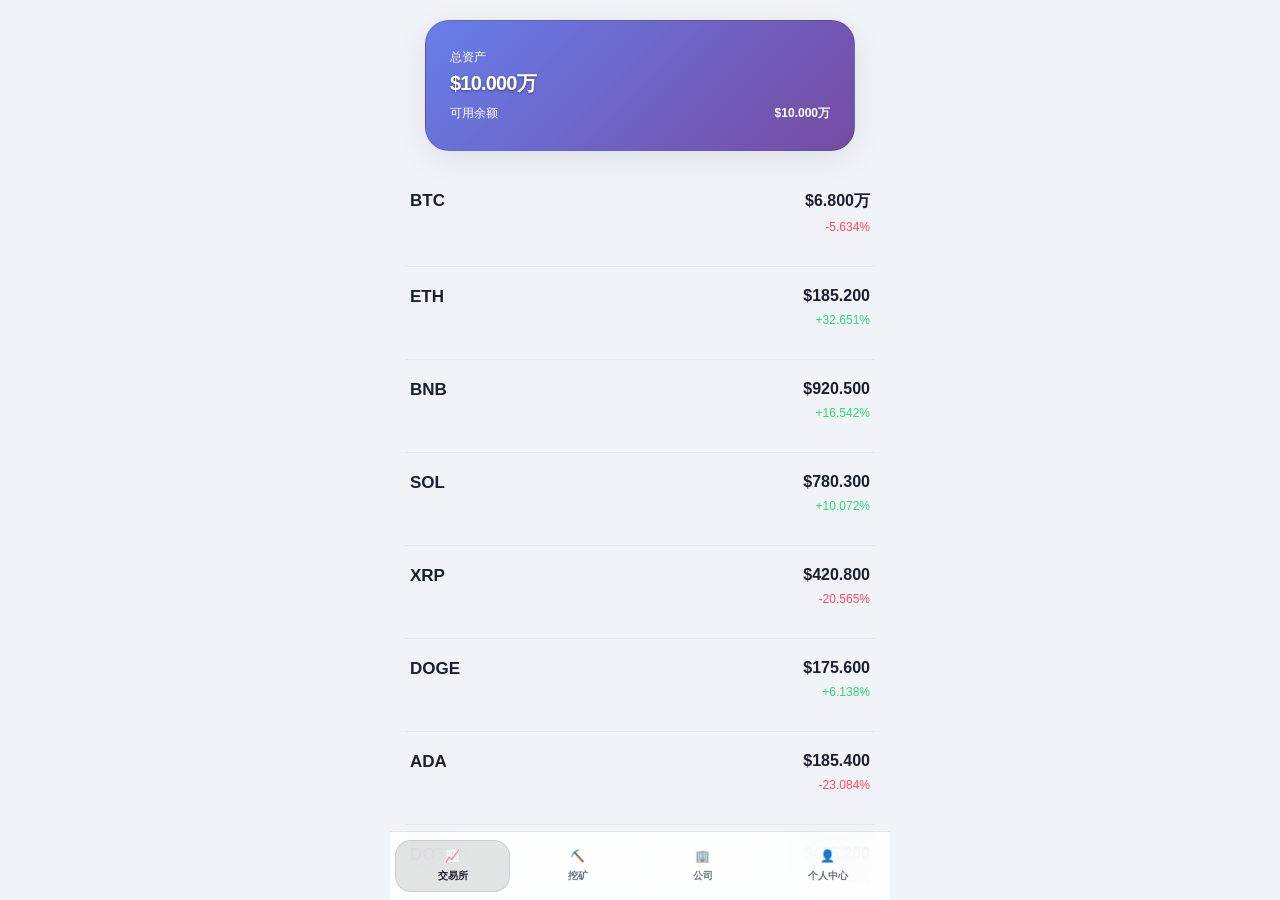
<file: index.html>
<!DOCTYPE html>
<html lang="zh-CN">
<head>
    <meta charset="UTF-8">
    <meta name="viewport" content="width=device-width, initial-scale=1.0, maximum-scale=1.0, user-scalable=no">
    <title>模拟虚拟币交易挖矿</title>
    <style>
        :root {
            --bg-light: #f0f4f8;
            --glass-bg: rgba(255,255,255,0.85);
            --glass-border: rgba(0,0,0,0.1);
            --text-dark: #1a202c;
            --text-mute: #6b7280;
            --border-color: #e2e8f0;
            --up-color: #ff4757;
            --down-color: #2ed573;
            --glass-blur: blur(20px);
            --grid-color: #eaecef;
        }

        * {
            box-sizing: border-box;
            -webkit-tap-highlight-color: transparent;
            margin: 0;
            padding: 0;
        }

        body, html {
            width: 100%;
            height: 100%;
            background: var(--bg-light);
            color: var(--text-dark);
            font-family: -apple-system, "PingFang SC", sans-serif;
            overflow: hidden;
        }

        #app {
            display: flex;
            flex-direction: column;
            height: 100vh;
            max-width: 500px;
            margin: 0 auto;
            position: relative;
            background: var(--bg-light);
        }

        .main-glass-card {
            margin: 20px;
            border-radius: 24px;
            background: var(--glass-bg);
            backdrop-filter: var(--glass-blur);
            -webkit-backdrop-filter: var(--glass-blur);
            border: 1.5px solid var(--glass-border);
            box-shadow: 0 8px 32px rgba(0,0,0,0.08);
            overflow: hidden;
            position: relative;
            padding: 28px 24px;
        }

        /* 页面专属渐变背景 + 白色文字 */
        #view-market .main-glass-card { background: linear-gradient(135deg, #667eea, #764ba2); color: white; }
        #view-mining .main-glass-card { background: linear-gradient(135deg, #11998e, #38ef7d); color: white; }
        #view-assets .main-glass-card { background: linear-gradient(135deg, #f2994a, #f2c94c); color: #1a202c; }
        #view-company .main-glass-card { background: linear-gradient(135deg, #8e2de2, #4a00e0); color: white; }

        /* 新增：强制交易所和公司卡片内所有文字为白色 */
        #view-market .main-glass-card,
        #view-market .main-glass-card * {
            color: white !important;
        }

        #view-company .main-glass-card,
        #view-company .main-glass-card * {
            color: white !important;
        }

        /* 让金额数字更突出一点（可选） */
        #view-market .total-amount,
        #view-company .total-amount {
            font-weight: 900;
            font-size: 20px;
            letter-spacing: -0.8px;
            text-shadow: 0 1px 3px rgba(0,0,0,0.4);
        }

        .glass-card {
            background: var(--glass-bg);
            backdrop-filter: var(--glass-blur);
            -webkit-backdrop-filter: var(--glass-blur);
            border: 1.5px solid var(--glass-border);
            border-radius: 20px;
            padding: 20px;
            margin: 10px 5px;
        }

        .total-section { text-align: left; }
        .total-label { font-size: 12px; color: var(--text-mute); font-weight: 500; margin-bottom: 4px; }
        .total-amount { font-size: 17px; font-weight: 700; color: var(--text-dark); letter-spacing: -1px; margin-bottom: 8px; }
        .available-section { display: flex; justify-content: space-between; align-items: center; font-size: 12px; color: var(--text-dark); font-weight: 500; }
        .available-value { font-weight: 600; color: var(--text-dark); }

        .view-container { flex: 1; overflow-y: auto; padding: 0 15px 180px 15px; }
        .view-section { display: none; }
        .view-section.active { display: block; }

                .event-area {
            display: none;
        }
        .coin-event {
            display: inline-block;
            margin-left: 8px;
            font-size: 12px;
            font-weight: 600;
            vertical-align: middle;
            transition: opacity 0.3s ease;
        }
        .coin-event.up { color: var(--down-color); }
        .coin-event.down { color: var(--up-color); }
        .coin-event.stoploss-event { color: #ff4757; }
        .coin-event.ai-buy { color: #2ed573; }
        .coin-event.ai-sell { color: #ff7675; }
        .coin-event.ai-counter { color: #ff4757; }
        .coin-event.special {
            background: linear-gradient(90deg, #ff006e, #764ba2, #00ffea, #ff006e);
            background-size: 300% 300%;
            -webkit-background-clip: text;
            -webkit-text-fill-color: transparent;
            background-clip: text;
            animation: rainbow 6s linear infinite;
        }

        @keyframes screenFlash {
            0% { background-color: transparent; }
            20% { background-color: rgba(255, 71, 87, 0.4); }
            40% { background-color: transparent; }
            60% { background-color: rgba(255, 71, 87, 0.4); }
            80% { background-color: transparent; }
            100% { background-color: transparent; }
        }
        #app.flash-red {
            animation: screenFlash 1s ease-in-out forwards;
        }
        .event-item.special {
            background: linear-gradient(90deg, #ff006e, #fbff12, #00ffea, #ff006e);
            background-size: 300% 300%;
            -webkit-background-clip: text;
            -webkit-text-fill-color: transparent;
            background-clip: text;
            animation: rainbow 6s linear infinite;
            text-shadow: 0 0 10px rgba(255,255,255,0.7);
            font-weight: 900;
            text-align: center;
            font-size: 16px;
        }
        }
        .event-divider {
            border: 0;
            border-top: 1px solid var(--border-color);
            margin: 8px 0;
        }

        .function-row {
            display: flex;
            gap: 12px;
            margin: 15px 5px;
        }
        .function-card {
            flex: 1;
            background: var(--glass-bg);
            backdrop-filter: var(--glass-blur);
            border: 1.5px solid var(--glass-border);
            border-radius: 20px;
            padding: 16px;
            text-align: center;
            cursor: pointer;
            transition: transform 0.1s ease;
        }
        .function-card:active { transform: scale(0.98); }
        .function-card .emoji { font-size: 24px; margin-bottom: 6px; }
        .function-card .name { font-weight: 600; color: var(--text-dark); }

        .back-button {
            display: inline-flex;
            align-items: center;
            gap: 4px;
            padding: 12px 5px;
            font-size: 16px;
            font-weight: 600;
            color: var(--text-dark);
            cursor: pointer;
            margin-bottom: 5px;
        }
        .back-button::before { content: '←'; font-size: 20px; margin-right: 4px; }

        .bank-item {
            margin-bottom: 16px;
        }
        .bank-row {
            display: flex;
            justify-content: space-between;
            align-items: center;
            margin-bottom: 4px;
        }
        .bank-row .label {
            font-size: 14px;
            color: var(--text-mute);
        }
        .bank-row .value {
            font-size: 14px;
            font-weight: 600;
            color: var(--text-dark);
        }
        .rate-row {
            font-size: 12px;
            display: flex;
            justify-content: flex-start;
            gap: 6px;
            color: var(--text-mute);
            height: 18px;
        }
        .rate-row .rate-label {
            color: var(--text-mute);
        }
        .rate-row .rate-percent {
            color: var(--down-color);
        }
        .rate-row .loan-percent {
            color: var(--up-color);
        }

        .mining-overview {
            display: flex;
            flex-direction: column;
            gap: 12px;
            background: var(--glass-bg);
            backdrop-filter: var(--glass-blur);
            border: 1px solid var(--glass-border);
            border-radius: 20px;
            padding: 28px 24px;
            margin: 20px 20px 20px 20px;
        }
        .mining-overview-item {
            display: flex;
            justify-content: space-between;
            align-items: center;
        }
        .mining-overview-label {
            font-size: 14px;
            color: rgba(255,255,255,0.8);
        }
        .mining-overview-value {
            font-size: 16px;
            font-weight: 700;
            color: white;
        }

        .device-card {
            background: var(--glass-bg);
            backdrop-filter: var(--glass-blur);
            border: 1px solid var(--glass-border);
            border-radius: 20px;
            padding: 16px;
            margin-bottom: 12px;
        }
        .device-header {
            display: flex;
            justify-content: space-between;
            align-items: center;
            margin-bottom: 8px;
        }
        .device-name {
            font-weight: 700;
            font-size: 16px;
        }
        .device-status {
            font-size: 12px;
            padding: 2px 8px;
            border-radius: 12px;
            margin-left: 8px;
        }
        .status-running {
            background: var(--down-color);
            color: white;
        }
        .status-stopped {
            background: var(--up-color);
            color: white;
        }
        .device-count {
            background: rgba(0,0,0,0.05);
            padding: 4px 10px;
            border-radius: 20px;
            font-size: 12px;
        }
        .device-details {
            display: flex;
            justify-content: space-between;
            font-size: 12px;
            color: var(--text-mute);
            margin-bottom: 12px;
        }
        .device-actions {
            display: flex;
            gap: 8px;
            flex-wrap: wrap;
        }
        .device-btn {
            flex: 1;
            padding: 10px;
            border: none;
            border-radius: 12px;
            font-weight: 600;
            font-size: 13px;
            cursor: pointer;
        }
        .btn-unlock {
            background: var(--down-color);
            color: white;
        }
        .btn-expand {
            background: #3b82f6;
            color: white;
        }
        .btn-disabled {
            background: #ccc;
            cursor: not-allowed;
        }

        .expand-quantity {
            display: flex;
            align-items: center;
            gap: 8px;
            flex: 1;
            min-width: 140px;
        }
        .expand-slider {
            flex: 1;
            accent-color: #3b82f6;
            height: 6px;
        }
        .expand-value {
            min-width: 50px;
            text-align: center;
            font-weight: 600;
            font-size: 13px;
        }

        .stock-item { border-bottom: 1px solid var(--border-color); }
        .stock-info-row { 
            display: flex; 
            justify-content: space-between; 
            align-items: flex-start; 
            padding: 20px 5px; 
            cursor: pointer; 
            gap: 15px;
        }
        .stock-info-row > div:first-child {
            flex: 1;
            display: flex;
            flex-direction: column;
            gap: 6px;
        }
        .stock-info-row > div:last-child {
            flex-shrink: 0;
            min-width: 100px;
            text-align: right;
            display: flex;
            flex-direction: column;
            gap: 6px;
        }
        .symbol { 
            font-weight: 700; 
            font-size: 17px; 
            color: var(--text-dark); 
        }
        /* 新增：公司币种名称五彩斑斓 */
        .stock-item[data-is-company="true"] .symbol {
            background: linear-gradient(90deg, #ff006e, #fbff12, #00ffea, #ff006e);
            background-size: 300% 300%;
            -webkit-background-clip: text;
            -webkit-text-fill-color: transparent;
            background-clip: text;
            animation: rainbow 6s linear infinite;
            text-shadow: 0 0 10px rgba(255,255,255,0.7);
            font-weight: 900;
        }

        @keyframes rainbow {
            0% { background-position: 0% 50%; }
           50% { background-position: 100% 50%; }
          100% { background-position: 0% 50%; }
        }

        .holding-badge { 
            display: inline-block; 
            background: rgba(0,0,0,0.05); 
            color: var(--text-dark); 
            font-size: 10px; 
            font-weight: 700; 
            padding: 3px 8px; 
            border-radius: 6px; 
            margin-top: 6px; 
            border: 1px solid rgba(0,0,0,0.05); 
        }
        .profit-green { color: var(--down-color); }
        .profit-red { color: var(--up-color); }
        .price { 
            font-weight: 700; 
            font-size: 16px; 
            color: var(--text-dark); 
        }
        .price-change {
            font-size: 12px;
            font-weight: 500;
            margin-top: 2px;
        }
        .price-return { 
            font-size: 12px; 
            margin-top: 4px; 
            text-align: right; 
            font-weight: bold;
        }

        .details-area { max-height: 0; opacity: 0; overflow: hidden; transition: all 0.4s ease; background: #fff; border-radius: 16px; border: 1px solid var(--border-color); }
        .stock-item.active .details-area { max-height: 800px; opacity: 1; margin-bottom: 16px; padding: 16px; }
        .chart-wrapper { 
            height: 160px; 
            width: 100%; 
            margin-bottom: 15px; 
            background: #fff; 
            border-radius: 12px; 
            overflow: hidden; 
            position: relative; 
        }
        canvas { width: 100% !important; height: 100% !important; display: block; }

        .chart-header {
            display: flex;
            justify-content: space-between;
            align-items: center;
            margin-bottom: 6px;
        }
        .zoom-btn {
            background: var(--glass-bg);
            border: 1px solid var(--border-color);
            border-radius: 16px;
            padding: 4px 12px;
            font-size: 12px;
            font-weight: 600;
            color: var(--text-dark);
            cursor: pointer;
            backdrop-filter: var(--glass-blur);
        }
        .zoom-btn.active {
            background: var(--text-dark);
            color: white;
        }

        .chart-wrapper.flash::after {
            content: '';
            position: absolute;
            top: 0;
            left: 0;
            width: 100%;
            height: 100%;
            background: rgba(255, 255, 255, 0.3);
            pointer-events: none;
            animation: flashFade 0.3s ease-out;
        }
        @keyframes flashFade {
            0% { opacity: 0; }
            20% { opacity: 0.8; }
            100% { opacity: 0; }
        }

        input[type=range] { width: 100%; accent-color: var(--text-dark); height: 6px; background: var(--border-color); border-radius: 3px; outline: none; margin-top: 8px; }
        .btn-row { display: flex; gap: 10px; margin-top: 12px; }
        .btn { flex: 1; padding: 14px; border: none; border-radius: 12px; color: #fff; font-weight: 700; font-size: 14px; cursor: pointer; }
        .btn-buy { background: var(--down-color); }
        .btn-sell { background: var(--up-color); }
        .btn-long { background: #3b82f6; }
        .btn-short { background: #f59e0b; }
        .btn-close { background: #6b7280; }
        .btn-deposit { background: var(--down-color); }
        .btn-withdraw { background: var(--up-color); }
        .btn-issue { background: #8b5cf6; }
        .btn-mint { background: #ec4899; }
        .btn-div { background: #8b5cf6; }
        .btn-rug { background: #b91c1c; }
        .btn-close-position { background: #ef4444; color: white; }

        /* 底部导航 - 单行四列 */
        .bottom-nav {
            position: absolute;
            bottom: 0;
            width: 100%;
            min-height: 10px;
            background: var(--glass-bg);
            backdrop-filter: var(--glass-blur);
            -webkit-backdrop-filter: var(--glass-blur);
            border-top: 1px solid var(--glass-border);
            display: flex;
            justify-content: space-around;
            padding: 8px 0;
            z-index: 110;
        }
        .nav-item {
            display: flex;
            flex-direction: column;
            align-items: center;
            justify-content: center;
            background: rgba(255,255,255,0.2);
            border-radius: 16px;
            padding: 8px 3px;
            color: var(--text-mute);
            font-size: 10px;
            font-weight: 600;
            cursor: pointer;
            transition: background 0.2s;
            border: 1px solid transparent;
            flex: 1;
            margin: 0 5px;
        }
        .nav-item.active {
            background: rgba(0,0,0,0.1);
            color: var(--text-dark);
            border-color: var(--glass-border);
        }
        .nav-item .emoji {
            font-size: 12px;
            margin-bottom: 6px;
        }

        .asset-box {
            background: var(--glass-bg);
            backdrop-filter: var(--glass-blur);
            border: 1px solid var(--glass-border);
            border-radius: 20px;
            padding: 20px;
            margin: 10px 5px;
        }
        .asset-grid {
            display: grid;
            grid-template-columns: 1fr 1fr;
            gap: 20px;
            margin-bottom: 20px;
        }
        .asset-item small { color: var(--text-mute); font-size: 11px; }
        .asset-item b { font-size: 16px; color: var(--text-dark); }
        .asset-chart-wrapper {
            height: 100px;
            width: 100%;
            background: #fff;
            border-radius: 12px;
            overflow: hidden;
            margin-top: 10px;
        }

        .hold-item { 
            display: flex; 
            justify-content: space-between; 
            align-items: center;
            padding: 15px 5px; 
            border-bottom: 1px solid var(--border-color); 
            color: var(--text-dark); 
            flex-wrap: wrap;
        }
        .hold-left { display: flex; gap: 8px; align-items: center; }
        .hold-tpsl {
            width: 100%;
            margin-top: 6px;
            font-size: 11px;
            color: var(--text-mute);
            display: flex;
            gap: 15px;
        }
        .hold-tpsl span {
            background: rgba(0,0,0,0.03);
            padding: 2px 8px;
            border-radius: 12px;
        }
        .slider-percent { font-weight: 600; }
        .slider-leverage { font-weight: 600; color: #3b82f6; }

        /* 自动止盈止损卡片 */
        .batch-tpsl .batch-sliders {
            margin-bottom: 15px;
        }
        .batch-tpsl .slider-row {
            margin-bottom: 15px;
        }
        .batch-tpsl .slider-row .label-row {
            display: flex;
            justify-content: space-between;
            align-items: center;
            margin-bottom: 5px;
        }
        .batch-tpsl .slider-row .label-row label {
            font-size: 14px;
        }
        .batch-tpsl .slider-row .label-row span {
            font-weight: 600;
        }
        .batch-tpsl input[type=range] {
            accent-color: var(--down-color);
        }
        .batch-tpsl .sl-slider {
            accent-color: var(--up-color);
        }

        /* 新增：扁平按钮样式 */
        .flat-button {
            background: transparent;
            border: 1px solid var(--border-color);
            border-radius: 16px;
            padding: 6px 12px;
            font-size: 12px;
            font-weight: 600;
            color: var(--text-dark);
            cursor: pointer;
            transition: background 0.2s;
        }
        .flat-button:hover {
            background: rgba(0,0,0,0.05);
        }
        .section-header {
            display: flex;
            justify-content: space-between;
            align-items: center;
            margin: 15px 5px 10px;
        }
        .section-header h2 {
            margin: 0;
        }
        
        /* 发行货币界面 */
        .issue-form {
            display: flex;
            flex-direction: column;
            gap: 15px;
        }
        .form-group {
            display: flex;
            flex-direction: column;
            gap: 5px;
        }
        .form-group label {
            font-size: 14px;
            color: var(--text-mute);
        }
        .form-group input, .form-group select {
            padding: 12px;
            border-radius: 12px;
            border: 1px solid var(--border-color);
            background: var(--glass-bg);
            color: var(--text-dark);
            font-size: 16px;
        }
        .form-group input:focus, .form-group select:focus {
            outline: none;
            border-color: #3b82f6;
        }
        
        /* 公司资产列表 */
        .company-assets {
            display: flex;
            flex-direction: column;
            gap: 15px;
        }
        .asset-card {
            background: var(--glass-bg);
            border-radius: 16px;
            padding: 15px;
            border: 1px solid var(--border-color);
        }
        .asset-header {
            display: flex;
            justify-content: space-between;
            align-items: center;
            margin-bottom: 10px;
        }
        .asset-name {
            font-weight: 600;
            font-size: 16px;
        }
        .asset-price {
            font-weight: 700;
            color: var(--text-dark);
        }
        .asset-stats {
            display: flex;
            justify-content: space-between;
            font-size: 12px;
            color: var(--text-mute);
        }
        .asset-actions {
            display: flex;
            gap: 10px;
            margin-top: 10px;
        }
        .asset-btn {
            flex: 1;
            padding: 10px;
            border-radius: 12px;
            border: none;
            font-weight: 600;
            cursor: pointer;
        }
        .btn-mint { background: #ec4899; color: white; }
        .btn-trade { background: #3b82f6; color: white; }
        .btn-div { background: #8b5cf6; color: white; }
        .btn-rug { background: #b91c1c; color: white; }
        .btn-close-position { background: #ef4444; color: white; }
        
        /* 分红页面 */
        .dividend-form {
            display: flex;
            flex-direction: column;
            gap: 15px;
        }
        .dividend-controls {
            display: flex;
            flex-direction: column;
            gap: 10px;
        }
        .dividend-progress {
            display: flex;
            align-items: center;
            gap: 10px;
        }
        .dividend-slider {
            flex: 1;
        }
        .dividend-percentage {
            min-width: 60px;
            text-align: center;
            font-weight: 600;
        }
        .dividend-preview {
            background: rgba(0,0,0,0.05);
            padding: 10px;
            border-radius: 10px;
            font-size: 14px;
        }
        
        /* 跑路页面 */
        .rugpull-warning {
            background: rgba(239, 68, 68, 0.1);
            border: 1px solid #ef4444;
            border-radius: 10px;
            padding: 15px;
            margin: 15px 0;
            color: #ef4444;
        }
        .rugpull-summary {
            display: flex;
            justify-content: space-between;
            margin: 15px 0;
            padding: 10px;
            background: rgba(0,0,0,0.05);
            border-radius: 10px;
        }
    </style>
</head>
<body>

<div id="app">
    <main class="view-container">
        <!-- 交易所页面 -->
        <section id="view-market" class="view-section active">
            <div class="main-glass-card">
                <div class="total-section">
                    <div class="total-label">总资产</div>
                    <div id="m-total" class="total-amount">$0.000</div>
                </div>
                <div class="available-section">
                    <span>可用余额</span>
                    <span id="m-cash" class="available-value">$0.000</span>
                </div>
            </div>

            <div class="event-area">
                <div class="event-list" id="event-list"></div>
                <hr class="event-divider">
            </div>

            <div id="market-list" class="market-list-container"></div>
        </section>

        <!-- 挖矿页面 -->
        <section id="view-mining" class="view-section">
            <div class="mining-overview" style="background: linear-gradient(135deg, #11998e, #38ef7d); color: white; border: none;">
                <div class="mining-overview-item">
                    <div class="mining-overview-label">矿币 (BTC)</div>
                    <div class="mining-overview-value" id="mining-btc">0.000</div>
                </div>
                <div class="mining-overview-item">
                    <div class="mining-overview-label">总算力</div>
                    <div class="mining-overview-value" id="mining-hashrate">0 H/s</div>
                </div>
                <div class="mining-overview-item">
                    <div class="mining-overview-label">电费/秒</div>
                    <div class="mining-overview-value" id="mining-powercost">$0.000</div>
                </div>
                <div id="mining-shutdown-warning" style="display:none; background:rgba(255,71,87,0.25); border-radius:10px; padding:8px 12px; text-align:center; font-weight:700; font-size:14px; margin-top:4px;">
                    ⚠️ 余额不足！矿机将在 <span id="mining-countdown">60</span>s 后停机
                </div>
            </div>

            <div id="mining-devices"></div>
        </section>

        <!-- 个人中心 -->
        <section id="view-assets" class="view-section">
            <h2 class="section-title">资产概览</h2>
            <div class="asset-box">
                <div class="asset-grid">
                    <div class="asset-item">
                        <small>持仓市值</small><br>
                        <b id="ast-mkt">$0</b>
                    </div>
                    <div class="asset-item">
                        <small>累计盈亏</small><br>
                        <b id="ast-pnl">$0</b>
                    </div>
                </div>
                <div class="asset-chart-wrapper">
                    <canvas id="asset-chart"></canvas>
                </div>
            </div>

            <div class="function-row">
                <div class="function-card" id="bank-card">
                    <div class="emoji">🏦</div>
                    <div class="name">银行</div>
                </div>
                <div class="function-card" id="transactions-card">
                    <div class="emoji">⚙️</div>
                    <div class="name">设置</div>
                </div>
            </div>

            <!-- 我的仓位标题 + 止盈止损按钮 -->
            <div class="section-header">
                <h2 class="section-title">我的仓位</h2>
                <button class="flat-button" id="tpsl-settings-btn">⚙️ 止盈止损</button>
            </div>
            <div id="portfolio-list"></div>
        </section>

        <!-- 公司页面 -->
        <section id="view-company" class="view-section">
            <div class="main-glass-card">
                <div class="total-section">
                    <div class="total-label">公司总资产</div>
                    <div id="company-total" class="total-amount">$0.000</div>
                </div>
                <div class="available-section" style="display: none;">
                    <span>公司现金</span>
                    <span id="company-cash" class="available-value">$0.000</span>
                </div>
                <!-- 转入转出功能 -->
                <div style="margin-top: 20px;">
                    <div style="display: flex; justify-content: space-between; align-items: center; margin-bottom: 8px; font-size: 13px;">
                        <span style="opacity:0.85;">转账比例</span>
                        <span id="company-transfer-rate" style="font-weight:700; font-size:16px;">0%</span>
                    </div>
                    <input type="range" id="company-transfer-slider" min="0" max="100" value="0" style="width: 100%;">
                    <div style="display: flex; justify-content: space-between; margin-top: 8px;">
                        <button id="transfer-in-btn" class="btn btn-deposit" style="flex:1; margin-right:6px;">
                            转入<br><span style="font-size:10px; opacity:0.85; font-weight:400;">扣20%税费</span>
                        </button>
                        <button id="transfer-out-btn" class="btn btn-withdraw" style="flex:1; margin-left:6px;">
                            转出<br><span style="font-size:10px; opacity:0.85; font-weight:400;">扣10%税费</span>
                        </button>
                    </div>
                    <p style="margin-top:12px; font-size:11px; opacity:0.75; text-align:center;">公司功能只扣除公司资产</p>
                </div>
            </div>

            <div class="function-row">
                <div class="function-card" id="issue-currency-card">
                    <div class="emoji">💰</div>
                    <div class="name">发行货币</div>
                </div>
                <div class="function-card" id="development-card">
                    <div class="emoji">🔧</div>
                    <div class="name">开发中</div>
                </div>
            </div>

            <h3 style="margin: 20px 10px 10px;">我的货币</h3>
            <div id="company-assets-list"></div>
        </section>

        <!-- 发行货币页面 -->
        <section id="view-issue" class="view-section">
            <div class="back-button" id="issue-back">返回公司</div>
            <div class="glass-card">
                <h3 style="margin-bottom: 20px;">发行新货币</h3>
                <div class="issue-form">
                    <div class="form-group">
                        <label>货币名称</label>
                        <input type="text" id="currency-name" placeholder="例如: COIN" maxlength="10">
                    </div>
                    <div class="form-group">
                        <label>初始价格 ($)</label>
                        <input type="number" id="currency-price" placeholder="0.001 - 100000" min="0.001" max="100000" step="0.001">
                    </div>
                    <!-- 自动计算发行数量预览 -->
                    <div style="background: rgba(0,0,0,0.04); border-radius: 12px; padding: 14px; margin-top: 4px;">
                        <div style="display:flex; justify-content:space-between; font-size:13px; margin-bottom:6px;">
                            <span style="color:var(--text-mute);">初始市值（固定）</span>
                            <strong>$1亿</strong>
                        </div>
                        <div style="display:flex; justify-content:space-between; font-size:13px;">
                            <span style="color:var(--text-mute);">发行数量（自动）</span>
                            <span id="issue-qty-preview" style="font-weight:600; color:var(--text-dark);">—</span>
                        </div>
                    </div>
                    <!-- 隐藏数量输入框供JS兼容引用 -->
                    <input type="hidden" id="currency-amount">
                    <p style="font-size: 12px; color: var(--text-mute); margin-top: 10px;">
                        发行费用: <strong>1亿</strong>，价格范围: 0.001 - 100,000$<br>
                        初始市值恒为1亿，数量 = 1亿 ÷ 初始价格
                    </p>
                    <button class="btn btn-issue" id="issue-confirm-btn">确认发行</button>
                </div>
            </div>
        </section>

        <!-- 增发货币页面 -->
        <section id="view-mint" class="view-section">
            <div class="back-button" id="mint-back">返回公司</div>
            <div class="glass-card">
                <h3 style="margin-bottom: 20px;">增发货币</h3>
                <div class="form-group">
                    <label>选择货币</label>
                    <select id="mint-currency-select">
                        <option value="">请选择货币</option>
                    </select>
                </div>
                <div class="form-group" style="margin-top: 16px;">
                    <div style="display: flex; justify-content: space-between; align-items: center; margin-bottom: 8px;">
                        <label>增发数量</label>
                        <span id="mint-amount-display" style="font-weight:700; font-size:16px; color:var(--text-dark);">0</span>
                    </div>
                    <input type="range" id="mint-amount-slider" min="0" max="100" value="0" style="width:100%; accent-color:#ec4899;">
                    <div style="display:flex; justify-content:space-between; font-size:11px; color:var(--text-mute); margin-top:4px;">
                        <span>0</span>
                        <span id="mint-slider-max-label">10亿</span>
                    </div>
                </div>
                <div class="form-group" style="margin-top:12px;">
                    <label>增发费用</label>
                    <div id="mint-cost" style="font-size:16px; font-weight:600; color:var(--text-dark); margin-top:4px;">$0.000</div>
                </div>
                <!-- 隐藏输入框保留内部引用兼容性 -->
                <input type="hidden" id="mint-amount">
                <p style="font-size: 12px; color: var(--text-mute); margin-top: 10px;">
                    增发费用为增发数量的1%，增发后会按比例降低币价
                </p>
                <button class="btn btn-mint" id="mint-confirm-btn">确认增发</button>
            </div>
        </section>

        <!-- 分红页面 -->
        <section id="view-dividend" class="view-section">
            <div class="back-button" id="dividend-back">返回公司</div>
            <div class="glass-card">
                <h3 style="margin-bottom: 20px;">分红设置</h3>
                <div class="dividend-form">
                    <div class="form-group">
                        <label>选择货币</label>
                        <select id="dividend-currency-select"></select>
                    </div>
                    <div class="dividend-controls">
                        <div class="dividend-progress">
                            <input type="range" id="dividend-percent-slider" class="dividend-slider" min="1" max="100" value="10">
                            <div class="dividend-percentage" id="dividend-percent-show">10%</div>
                        </div>
                        <div class="dividend-preview">
                            预计分红金额: <span id="dividend-amount-show">$0.00</span>
                        </div>
                    </div>
                    <button class="btn btn-div" id="dividend-confirm-btn" style="width:100%; margin-top:20px;">确认分红</button>
                </div>
            </div>
        </section>

        <!-- 跑路页面 -->
        <section id="view-rugpull" class="view-section">
            <div class="back-button" id="rugpull-back">返回公司</div>
            <div class="glass-card">
                <h3 style="margin-bottom: 20px; color:#ef4444;">跑路操作（不可逆）</h3>
                <div class="rugpull-warning">
                    ⚠️ 跑路后该币种将从交易所下架，且30分钟内无法增发任何货币
                </div>
                <div class="form-group">
                    <label>选择要跑路的货币</label>
                    <select id="rugpull-currency-select"></select>
                </div>
                <div class="rugpull-summary">
                    <div>可没收金额</div>
                    <div id="rugpull-profit-show">$0.00</div>
                </div>
                <button class="btn btn-rug" id="rugpull-confirm-btn" style="width:100%; background:#b91c1c;">
                    我要跑路（确认）
                </button>
            </div>
        </section>

        <!-- 银行窗口 -->
        <section id="view-bank" class="view-section">
            <div class="back-button" id="bank-back">返回个人中心</div>
            <div class="glass-card">
                <div class="bank-item">
                    <div class="bank-row">
                        <span class="label">存款总额</span>
                        <span class="value" id="bank-amount">$0.000</span>
                    </div>
                    <div class="rate-row">
                        <span class="rate-label">存款利率</span>
                        <span class="rate-percent">30s/0.2%</span>
                    </div>
                </div>
                <div class="bank-item">
                    <div class="bank-row">
                        <span class="label">贷款总额</span>
                        <span class="value" id="loan-amount">$0.000</span>
                    </div>
                    <div class="rate-row">
                        <span class="rate-label">贷款利率</span>
                        <span class="rate-percent loan-percent">10s/3.6%</span>
                    </div>
                </div>
                <div class="bank-item">
                    <div class="bank-row">
                        <span class="label">可用额度</span>
                        <span class="value" id="loan-available">$0.000</span>
                    </div>
                    <div class="rate-row"></div>
                </div>
                <div class="bank-item">
                    <div class="bank-row">
                        <span class="label">资金率</span>
                        <b class="value" id="bank-fund-rate">0.00%</b>
                    </div>
                    <div class="rate-row"></div>
                </div>
                <div style="display:flex; justify-content:space-between; align-items:center; margin-top:12px; font-size:13px; color:var(--text-mute);">
                    <span>操作比例</span>
                    <b id="bank-percent" style="color:var(--text-dark);">100%</b>
                </div>
                <input type="range" min="1" max="100" value="100" id="bank-slider" class="stock-slider">
                <div style="display: grid; grid-template-columns: 1fr 1fr; gap: 10px; margin-top: 16px;">
                    <button class="btn btn-deposit" id="bank-deposit-btn">存款</button>
                    <button class="btn btn-withdraw" id="bank-withdraw-btn">取款</button>
                    <button class="btn btn-deposit" id="bank-loan-btn">贷款</button>
                    <button class="btn btn-withdraw" id="bank-repay-btn">还款</button>
                </div>
            </div>
        </section>

        <!-- 设置窗口（原事务位置） -->
        <section id="view-transactions" class="view-section">
            <div class="back-button" id="transactions-back">返回个人中心</div>
            
            <!-- 存档功能 -->
            <div class="glass-card" style="margin-bottom: 12px;">
                <h4 style="margin-bottom: 14px;">💾 存档管理</h4>
                <div style="display: flex; flex-direction: column; gap: 10px;">
                    <button class="btn btn-deposit" id="save-game-btn" style="width:100%; padding:14px;">保存存档</button>
                    <button class="btn btn-long" id="load-game-btn" style="width:100%; padding:14px;">读取存档</button>
                    <button class="btn btn-withdraw" id="delete-save-btn" style="width:100%; padding:14px;">删除存档</button>
                </div>
                <div id="save-status" style="margin-top:10px; font-size:12px; color:var(--text-mute); text-align:center;"></div>
                <div id="save-info" style="margin-top:6px; font-size:11px; color:var(--text-mute); text-align:center;"></div>
            </div>
        </section>

        <!-- 新增：止盈止损设置窗口 -->
        <section id="view-tpsl" class="view-section">
            <div class="back-button" id="tpsl-back">返回个人中心</div>
            <div class="glass-card batch-tpsl">
                <h4 style="margin-bottom: 10px;">⚡ 自动止盈止损 (开仓预设)</h4>
                <div class="batch-sliders">
                    <div class="slider-row">
                        <div class="label-row">
                            <label>默认止盈 %</label>
                            <span id="tp-percent-display">20%</span>
                        </div>
                        <input type="range" id="batch-tp-slider" class="tp-slider" min="0" max="200" step="0.1" value="20">
                    </div>
                    <div class="slider-row">
                        <div class="label-row">
                            <label>默认止损 %</label>
                            <span id="sl-percent-display">10%</span>
                        </div>
                        <input type="range" id="batch-sl-slider" class="sl-slider" min="0" max="200" step="0.1" value="10">
                    </div>
                </div>
                <p style="font-size:11px; color:var(--text-mute); margin-top:6px;">
                    多仓：止盈价 = 开仓价 × (1 + 止盈%/杠杆)，止损价 = 开仓价 × (1 - 止损%/杠杆)<br>
                    空仓：止盈价 = 开仓价 × (1 - 止盈%/杠杆)，止损价 = 开仓价 × (1 + 止损%/杠杆)<br>
                    滑块为0%表示不设置自动止盈止损。
                </p>
            </div>
        </section>
    </main>

    <!-- 底部导航 -->
    <nav class="bottom-nav">
        <div class="nav-item active" data-tab="market">
            <span class="emoji">📈</span>
            <span>交易所</span>
        </div>
        <div class="nav-item" data-tab="mining">
            <span class="emoji">⛏️</span>
            <span>挖矿</span>
        </div>
        <div class="nav-item" data-tab="company">
            <span class="emoji">🏢</span>
            <span>公司</span>
        </div>
        <div class="nav-item" data-tab="assets">
            <span class="emoji">👤</span>
            <span>个人中心</span>
        </div>
    </nav>
</div>

<script>
(function(){

    // ---------- 辅助函数：生成随机历史价格 ----------
    function generateHistory(basePrice, length = 600, volatility = 0.02) {
        let history = [];
        let price = basePrice;
        for (let i = 0; i < length; i++) {
            history.push(price);
            price = price * (1 + (Math.random() - 0.5) * volatility);
        }
        return history;
    }

    const state = {
        cash: 100000, // 初始资金10万
        bankDeposit: 0,
        loanPrincipal: 0,
        loanAmount: 0,
        loanCap: 0,
        portfolio: {},
        leveragePositions: {}, // 存储杠杆仓位
        activeStockId: null,
        sliderValues: {},
        leverageSliderValues: {},
        bankSliderPercent: 100,
        marketList: [
            { id: 'BTC', name: 'Bitcoin', price: 68000, history: generateHistory(68000, 600, 0.02) },
            { id: 'ETH', name: 'Ethereum', price: 185.2, history: generateHistory(185.2, 600, 0.02) },
            { id: 'BNB', name: 'Binance Coin', price: 920.5, history: generateHistory(920.5, 600, 0.02) },
            { id: 'SOL', name: 'Solana', price: 780.3, history: generateHistory(780.3, 600, 0.02) },
            { id: 'XRP', name: 'Ripple', price: 420.8, history: generateHistory(420.8, 600, 0.02) },
            { id: 'DOGE', name: 'Dogecoin', price: 175.6, history: generateHistory(175.6, 600, 0.02) },
            { id: 'ADA', name: 'Cardano', price: 185.4, history: generateHistory(185.4, 600, 0.02) },
            { id: 'DOT', name: 'Polkadot', price: 485.2, history: generateHistory(485.2, 600, 0.02) }
        ],
        companyCash: 0, // 公司现金
        companyCurrencies: [], // 公司发行的货币
        marketItems: new Map(),        // 存储每个股票的DOM元素
        assetHistory: [],
        events: [], // 改为数组，最多3条
        depositRate: 0.0005, // 存款利率
        loanRate: 0.0036,    // 贷款利率
        zoomStates: {},
        mining: {
            devices: {
                entry: { name: '入门矿机', unlocked: false, count: 0, hashrate: 10, unlockCost: 50000, upgradeCost: 100000, power: 10 },
                pro: { name: '专业矿机', unlocked: false, count: 0, hashrate: 30, unlockCost: 200000, upgradeCost: 200000, power: 20 },
                main: { name: '主力机型', unlocked: false, count: 0, hashrate: 70, unlockCost: 500000, upgradeCost: 500000, power: 30 },
                asic: { name: '顶级ASIC', unlocked: false, count: 0, hashrate: 100, unlockCost: 1000000, upgradeCost: 1000000, power: 50 }
            },
            totalHashrate: 0,
            powerCostPerSecond: 0,
            shutdownCountdown: 0, // 余额为负时的停机倒计时(秒)
            active: true,
            lastUpdateTime: Date.now(),
        },
        rugpullCooldownUntil: 0, // 跑路冷却时间戳,
        // 新增：止盈止损默认值
        defaultTPPercent: 20,
        defaultSLPercent: 10,
        // 新增：挖矿扩建百分比
        expandPercent: { entry: 10, pro: 10, main: 10, asic: 10 },
        // 新增：AI机器人
        aiBot: {
            cash: 10000000, // AI初始资金1000万
            portfolio: {}, // AI持仓
            lastTradeTime: 0, // 上次交易时间
            tradeInterval: 10000, // 交易间隔5秒
            aggressiveness: 0.7, // 激进程度0-1
            emotions: 'neutral', // 当前情绪：neutral, bullish, bearish
        },
        aiEventHistory: [], // AI事件历史
        lastPlayerCounterTime: 0, // 上次对玩家反向订单的时间
    };

    // ---------- 渲染批处理 ----------
    let renderScheduled = false;
    let pendingRender = false; // 标记是否需要渲染
    function scheduleRender() {
        if (!renderScheduled) {
            renderScheduled = true;
            requestAnimationFrame(() => {
                performRender();
                renderScheduled = false;
            });
        }
        pendingRender = true;
    }

    // 执行所有UI更新
    function performRender() {
        if (!pendingRender) return;
        pendingRender = false;

        // 更新所有可见视图
        const activeView = document.querySelector('.view-section.active')?.id;
        if (activeView === 'view-market') {
            updateMarketView();
            updateEventDisplay();
        } else if (activeView === 'view-mining') {
            updateMiningView();
        } else if (activeView === 'view-assets') {
            updateAssetPage();
            drawAssetChartIfVisible();
        } else if (activeView === 'view-company') {
            updateCompanyView();
        } else if (activeView === 'view-bank') {
            updateBankView();
        } else if (activeView === 'view-tpsl') {
            // 止盈止损视图不需要动态内容，但保留滑块显示更新
        }

        // 总资产卡片始终更新（顶部）
        updateTotalCashCard();
        updateCompanyTotalCard();
    }

    // 各更新函数只修改DOM，不触发额外渲染
    function updateTotalCashCard() {
        const total = calcTotalAssets();
        document.getElementById('m-total').innerText = formatMoneyWithUnit(total);
        document.getElementById('m-cash').innerText = formatMoneyWithUnit(state.cash);
    }

    function updateCompanyTotalCard() {
        const total = calcCompanyAssets();
        document.getElementById('company-total').innerText = formatMoneyWithUnit(total);
        document.getElementById('company-cash').innerText = formatMoneyWithUnit(Math.max(0, state.companyCash));
    }

    function formatMoney(value) {
        if (Math.abs(value) >= 100000000) {
            return (value / 100000000).toFixed(3) + '亿';
        }
        if (Math.abs(value) >= 10000) {
            return (value / 10000).toFixed(3) + '万';
        }
        return value.toLocaleString(undefined, { minimumFractionDigits: 3, maximumFractionDigits: 3 });
    }

    // 纯数字（不带$）格式化，用于数量显示
    function formatNum(value) {
        if (Math.abs(value) >= 100000000) {
            return (value / 100000000).toFixed(3) + '亿';
        }
        if (Math.abs(value) >= 10000) {
            return (value / 10000).toFixed(3) + '万';
        }
        return value.toLocaleString(undefined, { minimumFractionDigits: 3, maximumFractionDigits: 3 });
    }
    
    function formatMoneyWithUnit(value) {
        return '$' + formatMoney(value);
    }
    
    function formatPercent(value) {
        return value.toFixed(3);
    }

    function calcTotalAssets() {
        let marketValue = 0;
        const list = state.marketList;
        for (let i = 0; i < list.length; i++) {
            const item = list[i];
            const hold = state.portfolio[item.id];
            if (hold && hold.qty > 0) marketValue += hold.qty * item.price;
        }
        return state.cash + state.bankDeposit + marketValue;
    }
    
    function calcCompanyAssets() {
        let value = state.companyCash || 0;
        for (const currency of state.companyCurrencies) {
            value += currency.amount * currency.price;
        }
        return value;
    }

    function updateAssetHistory() {
        const total = calcTotalAssets();
        state.assetHistory.push(total);
        if (state.assetHistory.length > 30) state.assetHistory.shift();
    }

    function updateAssetPage() {
        const total = calcTotalAssets();
        let marketValue = 0;
        const list = state.marketList;
        for (let i = 0; i < list.length; i++) {
            const item = list[i];
            const hold = state.portfolio[item.id];
            if (hold && hold.qty > 0) marketValue += hold.qty * item.price;
        }
        const pnl = total - 100000; // 初始资金10万
        const astMkt = document.getElementById('ast-mkt');
        const astPnl = document.getElementById('ast-pnl');
        if (astMkt) astMkt.innerText = formatMoneyWithUnit(marketValue);
        if (astPnl) {
            astPnl.innerText = `${pnl >= 0 ? '+' : ''}${formatMoneyWithUnit(pnl)}`;
            astPnl.style.color = pnl >= 0 ? '#2ed573' : '#ff4757';
            astPnl.style.fontWeight = '700';
        }

        const listEl = document.getElementById('portfolio-list');
        if (!listEl) return;
        
        // 只显示杠杆仓位（开单仓位）
        let html = '';
        for (const id in state.leveragePositions) {
            const positions = state.leveragePositions[id];
            for (let j = 0; j < positions.length; j++) {
                const pos = positions[j];
                const coin = getMarketItem(id);
                if (!coin) continue;
                const currentPrice = coin.price;
                const rate = pos.direction === 'long' 
                    ? ((currentPrice - pos.entryPrice) / pos.entryPrice) * 100 * pos.leverage
                    : ((pos.entryPrice - currentPrice) / pos.entryPrice) * 100 * pos.leverage;
                const rateClass = rate >= 0 ? 'profit-green' : 'profit-red';
                const sign = rate >= 0 ? '+' : '';
                const directionText = pos.direction === 'long' ? '📈多' : '📉空';
                let tpText = pos.takeProfit ? `止盈 $${formatMoney(pos.takeProfit)}` : '';
                let slText = pos.stopLoss ? `止损 $${formatMoney(pos.stopLoss)}` : '';
                
                html += `
                    <div class="hold-item">
                        <div class="hold-left">
                            <b>${id} ${directionText} #${j+1}</b>
                            <span class="${rateClass}">${sign}${formatPercent(rate)}% (${pos.leverage}x)</span>
                        </div>
                        <div style="display: flex; align-items: center; gap: 10px;">
                            <span>${pos.qty.toFixed(3)} 枚 · 开 $${formatMoney(pos.entryPrice)}</span>
                            <button class="btn btn-close-position" data-id="${id}" data-index="${j}" style="padding: 6px 12px; font-size: 12px;">平仓</button>
                        </div>
                        ${tpText || slText ? `<div class="hold-tpsl">${tpText} ${slText}</div>` : ''}
                    </div>
                `;
            }
        }
        
        if (html === '') {
            html = '<p style="color:#999;text-align:center;padding:20px;">暂无开单仓位</p>';
        }
        
        listEl.innerHTML = html;
    }

    function updateCompanyView() {
        updateCompanyTotalCard();
        
        const listEl = document.getElementById('company-assets-list');
        if (!listEl) return;
        
        if (state.companyCurrencies.length === 0) {
            listEl.innerHTML = '<p style="color:#999;text-align:center;padding:20px;">暂未发行任何货币</p>';
            return;
        }
        
        let html = '';
        for (const currency of state.companyCurrencies) {
            html += `
                <div class="asset-card">
                    <div class="asset-header">
                        <div class="asset-name">${currency.id}</div>
                        <div class="asset-price">$${formatMoney(currency.price)}</div>
                    </div>
                    <div class="asset-stats">
                        <span>数量: ${formatNum(currency.amount)}</span>
                        <span>市值: ${formatMoneyWithUnit(currency.amount * currency.price)}</span>
                    </div>
                    <div class="asset-actions">
                        <button class="asset-btn btn-mint" data-currency="${currency.id}">增发</button>
                        <button class="asset-btn btn-div" data-currency="${currency.id}">分红</button>
                        <button class="asset-btn btn-rug" data-currency="${currency.id}">跑路</button>
                    </div>
                </div>
            `;
        }
        listEl.innerHTML = html;
    }

    function getMarketItem(id) {
        return state.marketList.find(c => c.id === id);
    }

    function updateBankView() {
        const total = calcTotalAssets();
        document.getElementById('bank-amount').innerText = formatMoneyWithUnit(state.bankDeposit);
        document.getElementById('loan-amount').innerText = formatMoneyWithUnit(state.loanAmount);
        
        const maxLoan = total * 0.5; // 总资产的50%
        const available = Math.max(0, maxLoan - (state.loanPrincipal || 0));
        document.getElementById('loan-available').innerText = formatMoneyWithUnit(available);
        
        // 修复资金率计算，防止NaN和0.000%
        const fundRate = total > 0 ? (state.bankDeposit / total) * 100 : 0;
        document.getElementById('bank-fund-rate').innerText = fundRate.toFixed(2) + '%';
    }

    function updateMiningView() {
        // 挖矿页面总资卡片已删除，不再更新对应元素

        const btcQty = state.portfolio['BTC'] ? state.portfolio['BTC'].qty : 0;
        document.getElementById('mining-btc').innerText = btcQty.toFixed(3);
        document.getElementById('mining-hashrate').innerText = state.mining.totalHashrate.toFixed(0) + ' H/s';
        document.getElementById('mining-powercost').innerText = '$' + formatMoney(state.mining.powerCostPerSecond);

        const warningEl = document.getElementById('mining-shutdown-warning');
        const countdownEl = document.getElementById('mining-countdown');
        if (state.mining.active && state.mining.shutdownCountdown > 0) {
            warningEl.style.display = 'block';
            countdownEl.textContent = Math.ceil(state.mining.shutdownCountdown);
        } else {
            warningEl.style.display = 'none';
        }

        const container = document.getElementById('mining-devices');
        container.innerHTML = '';
        const devices = state.mining.devices;
        const activeStatus = state.mining.active 
            ? (state.mining.shutdownCountdown > 0 ? `⚠️ 停机倒计时 ${Math.ceil(state.mining.shutdownCountdown)}s` : '运行中')
            : '已停机';
        const statusClass = state.mining.active 
            ? (state.mining.shutdownCountdown > 0 ? 'status-stopped' : 'status-running')
            : 'status-stopped';
        for (let key in devices) {
            const dev = devices[key];
            const card = document.createElement('div');
            card.className = 'device-card';
            const prevUnlocked = key === 'entry' ? true : 
                (key === 'pro' ? devices.entry.unlocked : 
                (key === 'main' ? devices.pro.unlocked : 
                (key === 'asic' ? devices.main.unlocked : false)));
            const canUnlock = !dev.unlocked && prevUnlocked && state.cash >= dev.unlockCost;
            const canExpand = dev.unlocked && state.cash >= dev.upgradeCost;
            
            // 如果已解锁，隐藏解锁按钮
            let unlockBtnHtml = '';
            if (!dev.unlocked) {
                unlockBtnHtml = `<button class="device-btn ${canUnlock ? 'btn-unlock' : 'btn-disabled'}" ${!dev.unlocked ? '' : 'disabled'} onclick="window.game.unlockDevice('${key}')">解锁</button>`;
            }
            
            card.innerHTML = `
                <div class="device-header">
                    <span class="device-name">${dev.name}</span>
                    ${dev.unlocked ? `<span class="device-status ${statusClass}">${activeStatus}</span>` : ''}
                    <span class="device-count">${dev.count} 台</span>
                </div>
                <div class="device-details">
                    <span>算力 ${dev.hashrate} H/s</span>
                    <span>耗电 ${dev.power}/s</span>
                    <span>解锁 $${formatMoney(dev.unlockCost)}</span>
                    <span style="color:#3b82f6; font-weight:600;">扩建 $${formatMoney(dev.upgradeCost)}/台</span>
                </div>
                <div class="device-actions">
                    ${unlockBtnHtml}
                    <div class="expand-quantity">
                        <span>扩建</span>
                        <input type="range" min="0" max="100" value="${state.expandPercent[key]}" class="expand-slider" data-device="${key}">
                        <span class="expand-value" data-device="${key}">${state.expandPercent[key]}%</span>
                        <button class="device-btn ${dev.unlocked && canExpand ? 'btn-expand' : 'btn-disabled'}" 
                            ${!dev.unlocked ? 'disabled' : ''} 
                            onclick="window.game.expandDevice('${key}')">确定</button>
                    </div>
                </div>
            `;
            container.appendChild(card);
        }
    }

    function unlockDevice(key) {
        const dev = state.mining.devices[key];
        if (!dev || dev.unlocked) return;
        if (key === 'pro' && !state.mining.devices.entry.unlocked) return;
        if (key === 'main' && !state.mining.devices.pro.unlocked) return;
        if (key === 'asic' && !state.mining.devices.main.unlocked) return;
        if (state.cash < dev.unlockCost) {
            alert('资金不足');
            return;
        }
        state.cash -= dev.unlockCost;
        dev.unlocked = true;
        dev.count = 1;
        recalcMiningStats();
        scheduleRender();
    }

    function expandDevice(key) {
        const dev = state.mining.devices[key];
        if (!dev || !dev.unlocked) return;
        const percent = state.expandPercent[key] / 100;
        const maxQty = Math.floor(state.cash / dev.upgradeCost);
        let qty = Math.max(1, Math.floor(maxQty * percent));

        const cost = qty * dev.upgradeCost;
        if (cost > state.cash) {
            qty = maxQty;
        }
        if (qty < 1) return alert('资金不足，无法扩建');

        state.cash -= qty * dev.upgradeCost;
        dev.count += qty;
        recalcMiningStats();
        scheduleRender();
    }

    function recalcMiningStats() {
        let totalHash = 0;
        let totalPower = 0;
        const devices = state.mining.devices;
        for (let key in devices) {
            const dev = devices[key];
            totalHash += dev.count * dev.hashrate;
            totalPower += dev.count * dev.power;
        }
        state.mining.totalHashrate = totalHash;
        state.mining.powerCostPerSecond = totalPower;
    }

    function updateMining(deltaSeconds) {
        if (!state.mining.active) return;
        const totalHash = state.mining.totalHashrate;
        const btcPerSecond = totalHash / 30000;
        const btcMined = btcPerSecond * deltaSeconds;
        if (btcMined > 0) {
            if (!state.portfolio['BTC']) {
                state.portfolio['BTC'] = { qty: 0, avgPrice: 0 };
            }
            state.portfolio['BTC'].qty += btcMined;
        }

        const powerCost = state.mining.powerCostPerSecond * deltaSeconds;
        if (powerCost > 0) {
            // 电费直接扣除现金（允许为负数）
            state.cash -= powerCost;

            if (state.cash < 0) {
                // 可用余额为负，启动60秒倒计时停机
                if (state.mining.shutdownCountdown <= 0) {
                    state.mining.shutdownCountdown = 60;
                }
            } else {
                // 余额转正，取消倒计时
                state.mining.shutdownCountdown = 0;
            }
        }

        // 倒计时处理
        if (state.mining.shutdownCountdown > 0 && state.cash < 0) {
            state.mining.shutdownCountdown -= deltaSeconds;
            if (state.mining.shutdownCountdown <= 0) {
                state.mining.shutdownCountdown = 0;
                state.mining.active = false;
                addEvent('⚠️ 电费不足，矿机已全部停机！', 'down', 8000);
            }
        }
    }

    // 货币发行功能
    function issueCurrency(name, price, amount) {
        // 检查跑路冷却
        if (state.rugpullCooldownUntil > Date.now()) {
            const remaining = Math.ceil((state.rugpullCooldownUntil - Date.now()) / 60000);
            alert(`跑路冷却中，还需等待 ${remaining} 分钟才能发行新货币`);
            return false;
        }

        // 限制发行货币数量
        if (state.companyCurrencies.length >= 3) {
            alert('最多只能发行3个货币');
            return false;
        }
        
        // 验证参数
        if (!name || name.length < 2 || name.length > 10) {
            alert('货币名称必须为2-10个字符');
            return false;
        }
        
        if (price < 0.001 || price > 100000) {
            alert('价格必须在0.001到100,000之间');
            return false;
        }
        
        if (amount < 1 || amount > 1000000000) {
            // amount is auto-calculated, this is a safety guard
            if (price < 0.001) {
                alert('价格过低，无法计算发行数量');
                return false;
            }
        }
        
        // 检查是否有足够资金
        if (state.cash < 100000000) { // 发行费用: 1亿
            alert('资金不足，发行费用为1亿');
            return false;
        }
        
        // 检查货币ID是否已存在
        if (getMarketItem(name)) {
            alert('该货币ID已存在，请选择其他名称');
            return false;
        }

        // 自动计算数量：初始市值固定为1亿
        const fixedMarketCap = 100000000;
        amount = Math.floor(fixedMarketCap / price);
        if (amount < 1) amount = 1;
        state.cash -= 100000000;
        
        // 创建新货币
        const newCurrency = {
            id: name,
            name: name,
            price: price,
            amount: amount,
            history: generateHistory(price, 600, 0.02),
            type: 'company'
        };
        
        // 添加到市场列表和公司货币列表
        state.marketList.unshift(newCurrency); // 始终排在交易所第一个
        state.companyCurrencies.push(newCurrency);
        
        // 更新UI
        buildMarketList();
        scheduleRender();
        
        alert(`成功发行货币 ${name}！`);
        return true;
    }

    // 货币增发功能
    function mintCurrency(currencyId, amount) {
        // 查找货币
        const currency = state.companyCurrencies.find(c => c.id === currencyId);
        if (!currency) {
            alert('找不到指定货币');
            return false;
        }
        
        // 验证数量
        if (amount < 1 || amount > 1000000000) {
            alert('增发数量必须在1到10亿之间');
            return false;
        }
        
        // 计算费用
        const cost = amount * 0.01; // 1%费用
        
        // 检查公司总资产
        const totalCompanyAssets = calcCompanyAssets();
        if (totalCompanyAssets < cost) {
            alert('公司总资产不足，无法增发');
            return false;
        }
        
        // 检查公司现金是否直接足够
        if (state.companyCash < cost) {
            alert('公司现金不足，无法增发');
            return false;
        }
        
        // 扣除费用
        state.companyCash -= cost;
        
        // 计算新的总数量和价格
        const originalAmount = currency.amount;
        const newAmount = originalAmount + amount;
        
        // 按比例降低价格
        if (currency.price > 0.001) {
            currency.price = currency.price * (originalAmount / newAmount);
        }
        
        // 更新数量
        currency.amount = newAmount;
        
        // 更新历史记录
        currency.history.push(currency.price);
        if (currency.history.length > 600) currency.history.shift();
        
        // 更新UI
        buildMarketList();
        scheduleRender();
        
        alert(`成功增发 ${amount} 个 ${currencyId}！价格已调整为 $${formatMoney(currency.price)}`);
        return true;
    }

    // 分红功能
    function doDividend(currencyId, percent) {
        // 查找货币
        const currency = state.companyCurrencies.find(c => c.id === currencyId);
        if (!currency) {
            alert('找不到指定货币');
            return false;
        }
        
        // 计算分红金额
        const dividendAmount = state.companyCash * (percent / 100);
        
        // 检查公司总资产
        const totalCompanyAssets = calcCompanyAssets();
        if (totalCompanyAssets < dividendAmount) {
            alert('公司总资产不足，无法分红');
            return false;
        }
        
        // 检查公司现金是否直接足够
        if (state.companyCash < dividendAmount) {
            alert('公司现金不足，无法分红');
            return false;
        }
        
        // 扣除分红金额
        state.companyCash -= dividendAmount;
        
        // 新增：每付费100亿分红可以增加市值1%
        const additionalValue = dividendAmount * 0.01; // 1% of dividend amount
        currency.price = currency.price * (1 + additionalValue / (currency.amount * currency.price));
        
        // 更新UI
        alert(`成功对 ${currencyId} 进行 ${percent}% 分红，总额 $${formatMoney(dividendAmount)}，市值增加 ${additionalValue.toFixed(3)}$`);
        scheduleRender();
        return true;
    }

    // 跑路功能
    function doRugPull(currencyId) {
        // 查找货币
        const currency = state.companyCurrencies.find(c => c.id === currencyId);
        if (!currency) {
            alert('找不到指定货币');
            return false;
        }
        
        // 计算可没收金额（1%市值）
        const profit = currency.amount * currency.price * 0.01;
        
        // 增加公司现金
        state.companyCash += profit;
        
        // 从交易所移除
        state.marketList = state.marketList.filter(c => c.id !== currencyId);
        state.companyCurrencies = state.companyCurrencies.filter(c => c.id !== currencyId);
        
        // 设置30分钟冷却
        state.rugpullCooldownUntil = Date.now() + 30 * 60 * 1000;
        
        // 更新UI
        alert(`跑路成功！获得流通市值1%：$${formatMoney(profit)}\n该币种已从交易所下架，30分钟内无法增发`);
        buildMarketList();
        scheduleRender();
        return true;
    }

    // 平仓功能
    function closePosition(stockId, index) {
        const positions = state.leveragePositions[stockId];
        if (!positions || index >= positions.length) return;
        const pos = positions[index];
        const coin = getMarketItem(stockId);
        if (!coin) return;

        const currentPrice = coin.price;
        const margin = (pos.qty * pos.entryPrice) / pos.leverage;
        let pnl = 0;
        if (pos.direction === 'long') {
            pnl = (currentPrice - pos.entryPrice) * pos.qty;
        } else {
            pnl = (pos.entryPrice - currentPrice) * pos.qty;
        }

        state.cash += margin + pnl;
        positions.splice(index, 1);
        if (positions.length === 0) delete state.leveragePositions[stockId];

        scheduleRender();
    }

    // 公司转账功能
    function transferToCompany(percent) {
        const amt = state.cash * percent;
        if (amt <= 0) return;
        // 转入需要缴纳20%税费
        const tax = amt * 0.2;
        const netTransfer = amt - tax;
        if (netTransfer <= 0) return;
        state.cash -= amt;
        state.companyCash += netTransfer;
        scheduleRender();
    }

    function transferFromCompany(percent) {
        const amt = state.companyCash * percent;
        if (amt <= 0) return;
        if (amt > state.companyCash) return;
        // 转出需要缴纳10%税费
        const tax = amt * 0.1;
        const netReceive = amt - tax;
        if (netReceive <= 0) return;
        state.companyCash -= amt;
        state.cash += netReceive;
        scheduleRender();
    }

    // 资产饼图绘制，仅当可见时
    function drawAssetChartIfVisible() {
        if (!document.getElementById('view-assets').classList.contains('active')) return;
        const canvas = document.getElementById('asset-chart');
        if (!canvas) return;
        const ctx = canvas.getContext('2d');
        const dpr = window.devicePixelRatio || 1;
        const rect = canvas.getBoundingClientRect();
        const w = rect.width, h = rect.height;
        if (w === 0 || h === 0) return;

        canvas.width = w * dpr;
        canvas.height = h * dpr;
        ctx.scale(dpr, dpr);

        ctx.clearRect(0, 0, w, h);

        // 计算资产组成
        const total = calcTotalAssets();
        const assets = [];
        
        // 添加现金
        if (state.cash > 0) {
            assets.push({ name: '现金', value: state.cash, color: '#FFB347' });
        }
        
        // 添加持仓资产
        const list = state.marketList;
        const assetMap = {};
        for (let i = 0; i < list.length; i++) {
            const item = list[i];
            const hold = state.portfolio[item.id];
            if (hold && hold.qty > 0) {
                const holdValue = hold.qty * item.price;
                if (!assetMap[item.id]) {
                    assetMap[item.id] = { name: item.id, value: 0, color: getColorForAsset(item.id) };
                }
                assetMap[item.id].value += holdValue;
            }
        }
        
        for (const key in assetMap) {
            assets.push(assetMap[key]);
        }
        
        // 添加杠杆持仓
        for (const id in state.leveragePositions) {
            const positions = state.leveragePositions[id];
            let leverageValue = 0;
            for (const pos of positions) {
                const coin = getMarketItem(id);
                if (coin) {
                    if (pos.direction === 'long') {
                        leverageValue += (coin.price - pos.entryPrice) * pos.qty;
                    } else {
                        leverageValue += (pos.entryPrice - coin.price) * pos.qty;
                    }
                }
            }
            if (leverageValue > 0) {
                if (!assetMap[id + '_lever']) {
                    assets.push({ name: id + '杠杆', value: leverageValue, color: '#FF6B9D' });
                }
            }
        }
        
        if (total <= 0 || assets.length === 0) return;
        
        // 绘制饼图 - 圆形变大一倍
        const centerX = w * 0.28;
        const centerY = h * 0.45;
        const radius = Math.min(w, h) * 0.45; // 从0.25改为0.45，接近一倍
        
        // 高质量渲染设置
        ctx.lineCap = 'round';
        ctx.lineJoin = 'round';
        
        let currentAngle = -Math.PI / 2;
        for (const asset of assets) {
            const sliceAngle = (asset.value / total) * 2 * Math.PI;
            
            // 绘制阴影效果
            ctx.save();
            ctx.shadowColor = 'rgba(0, 0, 0, 0.15)';
            ctx.shadowBlur = 8;
            ctx.shadowOffsetX = 2;
            ctx.shadowOffsetY = 2;
            
            // 绘制扇形
            ctx.beginPath();
            ctx.moveTo(centerX, centerY);
            ctx.arc(centerX, centerY, radius, currentAngle, currentAngle + sliceAngle);
            ctx.closePath();
            ctx.fillStyle = asset.color;
            ctx.fill();
            
            // 高质量边框
            ctx.strokeStyle = '#fff';
            ctx.lineWidth = 3;
            ctx.stroke();
            
            ctx.restore();
            
            currentAngle += sliceAngle;
        }
        
        // 绘制外边框圆环
        ctx.save();
        ctx.strokeStyle = '#e8e8e8';
        ctx.lineWidth = 1.5;
        ctx.beginPath();
        ctx.arc(centerX, centerY, radius, 0, 2 * Math.PI);
        ctx.stroke();
        ctx.restore();
        
        // 绘制图例 - 调整位置以适应更大的圆形
        const legendStartX = w * 0.58;
        const legendStartY = h * 0.05;
        const legendItemHeight = 20;
        const legendBoxSize = 14;
        
        // 图例背景
        ctx.save();
        ctx.fillStyle = 'rgba(255, 255, 255, 0.6)';
        ctx.fillRect(legendStartX - 8, legendStartY - 8, w - legendStartX + 8, Math.min(assets.length * legendItemHeight + 16, h - legendStartY - 10));
        ctx.restore();
        
        // 图例文本
        ctx.font = 'bold 13px -apple-system, "PingFang SC", sans-serif';
        ctx.textAlign = 'left';
        ctx.fillStyle = '#1a202c';
        
        for (let i = 0; i < assets.length; i++) {
            const asset = assets[i];
            const y = legendStartY + i * legendItemHeight;
            
            // 绘制颜色块 - 更大更清晰
            ctx.fillStyle = asset.color;
            ctx.shadowColor = 'rgba(0, 0, 0, 0.1)';
            ctx.shadowBlur = 3;
            ctx.fillRect(legendStartX, y - 2, legendBoxSize, legendBoxSize);
            ctx.shadowColor = 'transparent';
            
            // 绘制边框
            ctx.strokeStyle = '#d0d0d0';
            ctx.lineWidth = 1;
            ctx.strokeRect(legendStartX, y - 2, legendBoxSize, legendBoxSize);
            
            // 绘制文字 - 更大更清晰
            const percent = ((asset.value / total) * 100).toFixed(1);
            const displayText = `${asset.name}`;
            ctx.font = '11px -apple-system, "PingFang SC", sans-serif';
            ctx.fillStyle = '#4b5563';
            ctx.fillText(displayText, legendStartX + legendBoxSize + 10, y + 10);
            
            // 百分比右对齐
            ctx.font = 'bold 11px -apple-system, "PingFang SC", sans-serif';
            ctx.fillStyle = '#1a202c';
            ctx.textAlign = 'right';
            ctx.fillText(`${percent}%`, w - 12, y + 10);
            ctx.textAlign = 'left';
        }
    }
    
    function getColorForAsset(assetId) {
        const colors = ['#FF6B6B', '#4ECDC4', '#45B7D1', '#FFA07A', '#98D8C8', '#F7DC6F', '#BB8FCE', '#85C1E2'];
        let hash = 0;
        for (let i = 0; i < assetId.length; i++) {
            hash = assetId.charCodeAt(i) + ((hash << 5) - hash);
        }
        return colors[Math.abs(hash) % colors.length];
    }

        
    function addEvent(message, type = 'info', duration = 3000) {
        let targetCoinId = null;
        for (let coin of state.marketList) {
            if (message.includes(coin.id)) {
                targetCoinId = coin.id;
                break;
            }
        }

        if (targetCoinId) {
            const eventEl = document.getElementById('event-' + targetCoinId);
            if (eventEl) {
                if (eventEl._timer) clearTimeout(eventEl._timer);
                eventEl.innerText = message.replace(targetCoinId, '').trim();
                eventEl.className = 'coin-event';
                if (type === 'buy' || type === 'takeprofit' || type === 'liquidation') eventEl.classList.add('up');
                else if (type === 'stoploss' || type === 'hacker') eventEl.classList.add('down', 'stoploss-event');
                else if (type === 'ai-buy') eventEl.classList.add('ai-buy');
                else if (type === 'ai-sell') eventEl.classList.add('ai-sell');
                else if (type === 'ai-counter') eventEl.classList.add('ai-counter');
                else eventEl.classList.add('down');
                if (type === 'special') eventEl.classList.add('special');
                eventEl.style.opacity = '1';
                eventEl._timer = setTimeout(() => {
                    eventEl.style.opacity = '0';
                    setTimeout(() => { if (eventEl.style.opacity === '0') eventEl.innerText = ''; }, 300);
                }, duration);
            }
        }
    }

    function updateEventDisplay() {}

    function triggerRedFlash() {
        const app = document.getElementById('app');
        if (!app) return;
        app.classList.remove('flash-red');
        // 触发重排以重启动画
        void app.offsetWidth;
        app.classList.add('flash-red');
        setTimeout(() => {
            app.classList.remove('flash-red');
        }, 1000);
    }

    // AI机器人交易执行
    function executeAITrade() {
        const now = Date.now();
        if (now - state.aiBot.lastTradeTime < state.aiBot.tradeInterval) return;
        
        state.aiBot.lastTradeTime = now;
        
        // AI随机选择一个币种进行交易
        const coinIndex = Math.floor(Math.random() * state.marketList.length);
        const coin = state.marketList[coinIndex];
        const coinId = coin.id;
        
        // 决定AI的操作方向
        const isAIBullish = Math.random() > 0.5;
        
        // AI交易逻辑
        if (isAIBullish) {
            // AI买入 - 币价上涨1%-10%
            const buyAmount = Math.random() * (state.aiBot.cash * 0.1); // 用AI资金的10%内
            if (buyAmount > 0 && state.aiBot.cash >= buyAmount) {
                const buyQty = buyAmount / coin.price;
                
                // 更新AI持仓
                if (!state.aiBot.portfolio[coinId]) {
                    state.aiBot.portfolio[coinId] = { qty: 0, avgPrice: 0 };
                }
                const old = state.aiBot.portfolio[coinId];
                const totalQty = old.qty + buyQty;
                const newAvgPrice = (old.qty * old.avgPrice + buyQty * coin.price) / totalQty;
                state.aiBot.portfolio[coinId] = { qty: totalQty, avgPrice: newAvgPrice };
                
                // 扣除AI资金
                state.aiBot.cash -= buyAmount;
                
                // 币价上涨
                const priceIncrease = (0.01 + Math.random() * 0.09); // 1%-10%
                coin.price = coin.price * (1 + priceIncrease);
                
                // 添加事件提示
                const aiMessages = [
                    `🤖 AI机器人买入了${coinId}，币价上涨${(priceIncrease*100).toFixed(1)}%`,
                    `🚀 AI又来抄底了，${coinId}被狂扫`,
                    `💰 AI机器人大手笔买入${coinId}，市场躁动...`,
                ];
                const msg = aiMessages[Math.floor(Math.random() * aiMessages.length)];
                addEvent(msg, 'ai-buy', 4000);
            }
        } else {
            // AI卖出 - 币价下跌1%-10%
            if (state.aiBot.portfolio[coinId] && state.aiBot.portfolio[coinId].qty > 0) {
                const sellQty = state.aiBot.portfolio[coinId].qty * (0.3 + Math.random() * 0.4); // 卖30-70%
                if (sellQty > 0) {
                    const sellAmount = sellQty * coin.price;
                    
                    // 更新AI持仓
                    state.aiBot.portfolio[coinId].qty -= sellQty;
                    if (state.aiBot.portfolio[coinId].qty < 1e-12) {
                        delete state.aiBot.portfolio[coinId];
                    }
                    
                    // 增加AI资金
                    state.aiBot.cash += sellAmount;
                    
                    // 币价下跌
                    const priceDecrease = (0.01 + Math.random() * 0.09); // 1%-10%
                    coin.price = coin.price * (1 - priceDecrease);
                    
                    // 添加事件提示
                    const aiMessages = [
                        `🤖 AI机器人狂卖${coinId}，币价跳水${(priceDecrease*100).toFixed(1)}%`,
                        `📉 AI砸盘了，${coinId}暴跌`,
                        `⚠️ AI机器人逃离${coinId}，小心接飞刀！`,
                    ];
                    const msg = aiMessages[Math.floor(Math.random() * aiMessages.length)];
                    addEvent(msg, 'ai-sell', 4000);
                }
            }
        }
    }

    // AI对玩家最大持仓币种进行反向订单
    function executePlayerCounterTrade() {
        const now = Date.now();
        // 每30秒检查一次，10%概率触发
        if (now - state.lastPlayerCounterTime < 30000) return;
        if (Math.random() > 0.1) return; // 10%概率
        
        state.lastPlayerCounterTime = now;
        
        // 找出玩家杠杆持仓中数量最多的币种
        let maxPosition = null;
        let maxCoinId = null;
        let maxQty = 0;
        
        for (const coinId in state.leveragePositions) {
            const positions = state.leveragePositions[coinId];
            for (const pos of positions) {
                if (pos.qty > maxQty) {
                    maxQty = pos.qty;
                    maxCoinId = coinId;
                    maxPosition = pos;
                }
            }
        }
        
        // 如果玩家没有杠杆持仓，则跳过
        if (!maxPosition) return;
        
        const coin = getMarketItem(maxCoinId);
        if (!coin) return;
        
        // AI开反向订单
        // 如果玩家是多单，AI卖出使币价下跌
        // 如果玩家是空单，AI买入使币价上涨
        const isPlayerLong = maxPosition.direction === 'long';
        const aiOrderAmount = Math.random() * (state.aiBot.cash * 0.15); // AI用资金的15%内
        
        if (aiOrderAmount > 0 && state.aiBot.cash >= aiOrderAmount) {
            if (isPlayerLong) {
                // 玩家是多单，AI卖出使币价下跌
                // 减少AI现金
                state.aiBot.cash -= aiOrderAmount;
                
                // 币价下跌3%-15%
                const priceDecrease = (0.03 + Math.random() * 0.12);
                coin.price = coin.price * (1 - priceDecrease);
                
                // 添加威胁性事件提示
                const messages = [
                    `⚠️ AI机器人精准狙击！对你的${maxCoinId}多单进行反向砸盘，币价暴跌${(priceDecrease*100).toFixed(1)}%`,
                    `🎯 AI发现了你的最大头寸！${maxCoinId}遭遇反向狙击，准备爆仓吗？`,
                    `💣 AI反向开单！${maxCoinId}被狂卖，你的多单在悬崖边...`,
                ];
                const msg = messages[Math.floor(Math.random() * messages.length)];
                addEvent(msg, 'ai-counter', 6000);
                triggerRedFlash();
            } else {
                // 玩家是空单，AI买入使币价上涨
                const buyQty = aiOrderAmount / coin.price;
                
                // 更新AI持仓
                if (!state.aiBot.portfolio[maxCoinId]) {
                    state.aiBot.portfolio[maxCoinId] = { qty: 0, avgPrice: 0 };
                }
                const old = state.aiBot.portfolio[maxCoinId];
                const totalQty = old.qty + buyQty;
                const newAvgPrice = (old.qty * old.avgPrice + buyQty * coin.price) / totalQty;
                state.aiBot.portfolio[maxCoinId] = { qty: totalQty, avgPrice: newAvgPrice };
                
                // 扣除AI资金
                state.aiBot.cash -= aiOrderAmount;
                
                // 币价上涨3%-15%
                const priceIncrease = (0.03 + Math.random() * 0.12);
                coin.price = coin.price * (1 + priceIncrease);
                
                // 添加威胁性事件提示
                const messages = [
                    `⚠️ AI机器人精准狙击！对你的${maxCoinId}空单进行反向拉升，币价暴涨${(priceIncrease*100).toFixed(1)}%`,
                    `🎯 AI发现了你的最大头寸！${maxCoinId}遭遇反向狙击，准备爆仓吗？`,
                    `💣 AI反向开单！${maxCoinId}被狂扫，你的空单在悬崖边...`,
                ];
                const msg = messages[Math.floor(Math.random() * messages.length)];
                addEvent(msg, 'ai-counter', 6000);
                triggerRedFlash();
            }
        }
    }

    function checkEvents() {
        const now = Date.now();
        const list = state.marketList;
        for (let i = 0; i < list.length; i++) {
            const coin = list[i];
            if (state.events[coin.id] && state.events[coin.id].endTime > now) continue;
            if (Math.random() < 0.01) {
                const type = Math.random() < 0.5 ? 'buy' : 'freeze';
                const magnitude = 0.1 + Math.random() * 0.1;
                const direction = type === 'buy' ? 1 : -1;
                const startPrice = coin.price;
                const targetPrice = startPrice * (1 + direction * magnitude);
                state.events[coin.id] = {
                    type: type,
                    startPrice: startPrice,
                    targetPrice: targetPrice,
                    endTime: now + 10000,
                };
            }
        }
        
        // 新增：马斯克推文事件（只对自发币）
        for (const coin of state.marketList) {
            if (coin.type !== 'company') continue;
            if (state.events[coin.id] && state.events[coin.id].endTime > now) continue;
            
            if (Math.random() < 0.01) {  // 1%概率
                const boostPercent = 0.10 + Math.random() * 0.20; // 10% ~ 30%
                const boostAmount = coin.amount * coin.price * boostPercent;
                
                // 直接增加市值（可以理解为价格上涨）
                coin.price *= (1 + boostPercent);
                
                state.events[coin.id] = {
                    type: 'musk',
                    startPrice: coin.price / (1 + boostPercent),
                    targetPrice: coin.price,
                    endTime: now + 15000,  // 持续15秒
                    message: `马斯克发推看好 ${coin.id}，市值瞬间拉升 ${(boostPercent*100).toFixed(3)}%！`
                };
            }
        }
        
        // 新增：钱包被黑客盗用事件
        if (Math.random() < 0.01) {  // 1%概率
            const btcCoin = state.marketList.find(c => c.id === 'BTC');
            if (btcCoin && state.portfolio.BTC && state.portfolio.BTC.qty > 0) {
                const lossPercent = 0.10 + Math.random() * 0.20; // 10% ~ 30%
                const lossQty = state.portfolio.BTC.qty * lossPercent;
                state.portfolio.BTC.qty -= lossQty;
                if (state.portfolio.BTC.qty < 1e-12) {
                    delete state.portfolio.BTC;
                }
                addEvent(`⚠️ 你的钱包地址被黑客盗用了！BTC被盗 ${(lossPercent*100).toFixed(1)}%`, 'hacker', 5000);
                triggerRedFlash();
            }
        }
        
        // 检查总资产是否达到1亿
        const totalAssets = calcTotalAssets();
        if (totalAssets >= 100000000 && !state.specialEventActive) {
            state.specialEventActive = true;
            addEvent('真牛掰，确定没开？', 'special', 20000);
        }
        
        // AI机器人交易
        executeAITrade();
        
        // AI对玩家反向订单
        executePlayerCounterTrade();
        
        scheduleRender();
    }

    function applyEventToPrice(coin) {
        const ev = state.events[coin.id];
        if (!ev) return coin.price;
        const now = Date.now();
        if (now >= ev.endTime) {
            delete state.events[coin.id];
            return coin.price;
        }
        const totalDuration = 10000;
        const startTime = ev.endTime - totalDuration;
        const elapsed = now - startTime;
        const progress = Math.min(1, Math.max(0, elapsed / totalDuration));
        return ev.startPrice + (ev.targetPrice - ev.startPrice) * progress;
    }

    // ---------- 止盈止损触发检查 ----------
    function checkTPSL() {
        for (let id in state.leveragePositions) {
            const coin = getMarketItem(id);
            if (!coin) continue;
            const currentPrice = coin.price;
            const positions = state.leveragePositions[id];
            for (let i = positions.length - 1; i >= 0; i--) {
                const pos = positions[i];
                let triggered = false;
                
                if (pos.takeProfit !== undefined) {
                    // 止盈计算：考虑杠杆
                    const adjustedTP = pos.takeProfit / pos.entryPrice - 1;
                    const actualTP = pos.direction === 'long' 
                        ? (1 + adjustedTP * pos.leverage)
                        : (1 - adjustedTP * pos.leverage);
                    
                    if ((pos.direction === 'long' && currentPrice >= pos.takeProfit) ||
                        (pos.direction === 'short' && currentPrice <= pos.takeProfit)) {
                        closePosition(id, i);
                        triggered = true;
                        addEvent(`${id} #${i+1} 止盈触发`, 'takeprofit');
                    }
                }
                
                if (!triggered && pos.stopLoss !== undefined) {
                    // 止损计算：考虑杠杆
                    const adjustedSL = pos.stopLoss / pos.entryPrice - 1;
                    const actualSL = pos.direction === 'long' 
                        ? (1 - adjustedSL * pos.leverage)
                        : (1 + adjustedSL * pos.leverage);
                    
                    if ((pos.direction === 'long' && currentPrice <= pos.stopLoss) ||
                        (pos.direction === 'short' && currentPrice >= pos.stopLoss)) {
                        closePosition(id, i);
                        addEvent(`${id} #${i+1} 止损触发`, 'stoploss');
                        triggerRedFlash(); // 触发红色闪烁动画
                    }
                }
            }
        }
    }

    // ---------- 图表绘制 ----------
    function drawChart(stock) {
        const item = state.marketItems.get(stock.id);
        if (!item || !item.canvas) return;
        if (state.activeStockId !== stock.id) return; // 只有展开的才绘制

        const canvas = item.canvas;
        const ctx = canvas.getContext('2d');
        const dpr = window.devicePixelRatio || 1;
        const rect = canvas.getBoundingClientRect();
        const w = rect.width, h = rect.height;
        if (w === 0 || h === 0) return;

        canvas.width = w * dpr;
        canvas.height = h * dpr;
        ctx.scale(dpr, dpr);

        const pad = { left: 15, right: 45, top: 15, bottom: 20 };
        const cw = w - pad.left - pad.right;
        const ch = h - pad.top - pad.bottom;

        const zoomed = state.zoomStates[stock.id] || false;
        const totalLen = stock.history.length;
        const displayLen = zoomed ? totalLen : 30;
        const startIdx = totalLen - displayLen;
        const hist = stock.history.slice(startIdx);
        if (hist.length < 2) return;

        const min = Math.min(...hist);
        const max = Math.max(...hist);
        const range = max - min || 1;

        const prev = hist[hist.length - 2];
        const curr = hist[hist.length - 1];
        const style = getComputedStyle(document.documentElement);
        const lineColor = curr >= prev ? style.getPropertyValue('--down-color') : style.getPropertyValue('--up-color');

        ctx.clearRect(0, 0, w, h);

        // 网格
        ctx.strokeStyle = "#eaecef";
        ctx.lineWidth = 1;
        for (let i = 0; i <= 4; i++) {
            const y = pad.top + i * ch / 4;
            ctx.beginPath();
            ctx.moveTo(pad.left, y);
            ctx.lineTo(w - pad.right, y);
            ctx.stroke();
        }

        // 右侧价格标签
        ctx.fillStyle = "#666";
        ctx.font = "12px sans-serif";
        ctx.textAlign = "left";
        for (let i = 0; i <= 4; i++) {
            const y = pad.top + i * ch / 4;
            const p = max - i * range / 4;
            ctx.fillText(p.toFixed(1), w - pad.right + 8, y + 4);
        }

        // 底部时间标签
        ctx.fillStyle = "#999";
        ctx.font = "11px sans-serif";
        ctx.textAlign = "center";
        let labels = zoomed ? ["10m", "5m", "0m"] : ["30s", "20s", "10s", "0s"];
        const steps = labels.length - 1;
        for (let i = 0; i < labels.length; i++) {
            const x = pad.left + i * cw / steps;
            ctx.fillText(labels[i], x, h - 8);
        }

        // 绘制价格线
        ctx.strokeStyle = lineColor.trim();
        ctx.lineWidth = 2;
        ctx.lineCap = "round";
        ctx.lineJoin = "round";
        ctx.beginPath();
        for (let i = 0; i < hist.length; i++) {
            const p = hist[i];
            const x = pad.left + i / (hist.length - 1) * cw;
            const y = pad.top + ch - ((p - min) / range) * ch;
            if (i === 0) ctx.moveTo(x, y);
            else ctx.lineTo(x, y);
        }
        ctx.stroke();

        // 绘制现货均价线
        const hold = state.portfolio[stock.id];
        if (hold && hold.qty > 0) {
            const avg = hold.avgPrice;
            let costY = pad.top + ch - ((avg - min) / range) * ch;
            costY = Math.max(pad.top, Math.min(pad.top + ch, costY));

            ctx.save();
            ctx.strokeStyle = '#87CEEB';
            ctx.lineWidth = 1.5;
            ctx.setLineDash([5, 3]);
            ctx.beginPath();
            ctx.moveTo(pad.left, costY);
            ctx.lineTo(w - pad.right, costY);
            ctx.stroke();
            ctx.setLineDash([]);
            ctx.font = '10px sans-serif';
            ctx.fillStyle = '#87CEEB';
            ctx.shadowColor = '#000';
            ctx.shadowBlur = 2;
            ctx.fillText('现均价', w - pad.right - 30, costY - 4);
            ctx.shadowBlur = 0;
            ctx.restore();

            if ((prev - avg) * (curr - avg) < 0) {
                triggerFlash(stock.id);
            }
        }

        // 绘制止盈止损线
        const positions = state.leveragePositions[stock.id] || [];
        for (let j = 0; j < positions.length; j++) {
            const pos = positions[j];
            if (pos.takeProfit) {
                let tpY = pad.top + ch - ((pos.takeProfit - min) / range) * ch;
                tpY = Math.max(pad.top, Math.min(pad.top + ch, tpY));
                ctx.save();
                ctx.strokeStyle = '#2ed573';
                ctx.lineWidth = 1.5;
                ctx.setLineDash([5, 3]);
                ctx.beginPath();
                ctx.moveTo(pad.left, tpY);
                ctx.lineTo(w - pad.right, tpY);
                ctx.stroke();
                ctx.setLineDash([]);
                ctx.font = '10px sans-serif';
                ctx.fillStyle = '#2ed573';
                ctx.shadowColor = '#000';
                ctx.shadowBlur = 2;
                ctx.fillText('止盈', w - pad.right - 30, tpY - 4);
                ctx.shadowBlur = 0;
                ctx.restore();
            }
            if (pos.stopLoss) {
                let slY = pad.top + ch - ((pos.stopLoss - min) / range) * ch;
                slY = Math.max(pad.top, Math.min(pad.top + ch, slY));
                ctx.save();
                ctx.strokeStyle = '#ff4757';
                ctx.lineWidth = 1.5;
                ctx.setLineDash([5, 3]);
                ctx.beginPath();
                ctx.moveTo(pad.left, slY);
                ctx.lineTo(w - pad.right, slY);
                ctx.stroke();
                ctx.setLineDash([]);
                ctx.font = '10px sans-serif';
                ctx.fillStyle = '#ff4757';
                ctx.shadowColor = '#000';
                ctx.shadowBlur = 2;
                ctx.fillText('止损', w - pad.right - 30, slY - 4);
                ctx.shadowBlur = 0;
                ctx.restore();
            }
        }

        // 杠杆均价线
        const levPositions = state.leveragePositions[stock.id];
        if (levPositions && levPositions.length > 0) {
            let totalValue = 0;
            let totalQty = 0;
            for (let j = 0; j < levPositions.length; j++) {
                const pos = levPositions[j];
                totalValue += pos.entryPrice * pos.qty;
                totalQty += pos.qty;
            }
            const avgEntryPrice = totalValue / totalQty;
            let avgY = pad.top + ch - ((avgEntryPrice - min) / range) * ch;
            avgY = Math.max(pad.top, Math.min(pad.top + ch, avgY));

            ctx.save();
            ctx.strokeStyle = '#3366ff';
            ctx.lineWidth = 1.5;
            ctx.setLineDash([5, 3]);
            ctx.beginPath();
            ctx.moveTo(pad.left, avgY);
            ctx.lineTo(w - pad.right, avgY);
            ctx.stroke();
            ctx.setLineDash([]);
            ctx.font = '10px sans-serif';
            ctx.fillStyle = '#3366ff';
            ctx.shadowColor = '#000';
            ctx.shadowBlur = 2;
            ctx.fillText('均单价', w - pad.right - 30, avgY - 4);
            ctx.shadowBlur = 0;
            ctx.restore();

            if ((prev - avgEntryPrice) * (curr - avgEntryPrice) < 0) {
                triggerFlash(stock.id);
            }
        }
    }

    const flashTimeouts = {};
    function triggerFlash(stockId) {
        const item = state.marketItems.get(stockId);
        if (!item || !item.chartWrapper) return;
        const wrapper = item.chartWrapper;
        if (flashTimeouts[stockId]) {
            clearTimeout(flashTimeouts[stockId]);
            delete flashTimeouts[stockId];
        }
        wrapper.classList.add('flash');
        flashTimeouts[stockId] = setTimeout(() => {
            wrapper.classList.remove('flash');
            delete flashTimeouts[stockId];
        }, 300);
    }

    function updateStockPrice(stock) {
        const item = state.marketItems.get(stock.id);
        if (!item) return;

        item.priceSpan.innerText = `$${formatMoney(stock.price)}`;

        const hist = stock.history;
        if (hist.length >= 2) {
            const prevPrice = hist[hist.length - 2];
            const change = ((stock.price - prevPrice) / prevPrice) * 100;
            const sign = change >= 0 ? '+' : '';
            const changeClass = change >= 0 ? 'profit-green' : 'profit-red';
            item.changeSpan.innerText = `${sign}${formatPercent(change)}%`;
            item.changeSpan.className = `price-change ${changeClass}`;
        } else {
            item.changeSpan.innerText = '';
        }

        let totalPnl = 0;
        let totalMargin = 0;
        const positions = state.leveragePositions[stock.id] || [];
        for (let i = 0; i < positions.length; i++) {
            const pos = positions[i];
            const margin = (pos.qty * pos.entryPrice) / pos.leverage;
            totalMargin += margin;
            if (pos.direction === 'long') {
                totalPnl += (stock.price - pos.entryPrice) * pos.qty;
            } else {
                totalPnl += (pos.entryPrice - stock.price) * pos.qty;
            }
        }

        let returnText = '';
        let returnClass = '';
        if (positions.length > 0) {
            const overallRate = totalMargin > 0 ? (totalPnl / totalMargin) * 100 : 0;
            const sign = overallRate >= 0 ? '+' : '';
            returnClass = overallRate >= 0 ? 'profit-green' : 'profit-red';
            returnText = `收益率 ${sign}${formatPercent(overallRate)}% (${positions.length}仓)`;
        } else {
            const spot = state.portfolio[stock.id];
            if (spot && spot.qty > 0) {
                if (spot.avgPrice === 0) {
                    returnClass = 'profit-green';
                    returnText = `收益率 +∞%`;
                } else {
                    const rate = ((stock.price - spot.avgPrice) / spot.avgPrice) * 100;
                    const sign = rate >= 0 ? '+' : '';
                    returnClass = rate >= 0 ? 'profit-green' : 'profit-red';
                    returnText = `收益率 ${sign}${formatPercent(rate)}%`;
                }
            } else {
                returnText = '';
            }
        }

        item.returnSpan.className = `price-return ${returnClass}`;
        item.returnSpan.innerText = returnText;

        const hold = state.portfolio[stock.id];
        if (hold && hold.qty > 0) {
            item.holdArea.innerHTML = `<div class="holding-badge">持有: ${hold.qty.toFixed(3)}</div>`;
        } else {
            item.holdArea.innerHTML = '';
        }

        if (state.activeStockId === stock.id) {
            drawChart(stock);
        }
    }

    // 市场视图批量更新
    function updateMarketView() {
        const list = state.marketList;
        for (let i = 0; i < list.length; i++) {
            updateStockPrice(list[i]);
        }
    }

    function buildMarketList() {
        const container = document.getElementById('market-list');
        container.innerHTML = '';
        state.marketItems.clear();

        const list = state.marketList;
        for (let i = 0; i < list.length; i++) {
            const stock = list[i];
            const stockId = stock.id;
            if (state.sliderValues[stockId] === undefined) state.sliderValues[stockId] = 100;
            if (state.leverageSliderValues[stockId] === undefined) state.leverageSliderValues[stockId] = 10;
            if (state.zoomStates[stockId] === undefined) state.zoomStates[stockId] = false;

            const itemDiv = document.createElement('div');
            itemDiv.className = 'stock-item';
            itemDiv.dataset.stockId = stockId;

            const infoRow = document.createElement('div');
            infoRow.className = 'stock-info-row';

            const leftDiv = document.createElement('div');
            const symbolSpan = document.createElement('div');
            symbolSpan.className = 'symbol';
            symbolSpan.innerText = stockId;
            symbolSpan.style.display = 'inline-block';
            const eventSpan = document.createElement('span');
            eventSpan.className = 'coin-event';
            eventSpan.id = 'event-' + stockId;
            
            const holdArea = document.createElement('div');
            holdArea.className = 'hold-area';

            leftDiv.appendChild(symbolSpan);
            leftDiv.appendChild(eventSpan);
            leftDiv.appendChild(holdArea);

            const rightDiv = document.createElement('div');
            rightDiv.style.textAlign = 'right';
            const priceSpan = document.createElement('div');
            priceSpan.className = 'price';
            priceSpan.innerText = `$${formatMoney(stock.price)}`;
            const changeSpan = document.createElement('div');
            changeSpan.className = 'price-change';
            const returnSpan = document.createElement('div');
            returnSpan.className = 'price-return';
            rightDiv.appendChild(priceSpan);
            rightDiv.appendChild(changeSpan);
            rightDiv.appendChild(returnSpan);

            infoRow.appendChild(leftDiv);
            infoRow.appendChild(rightDiv);

            const detailsDiv = document.createElement('div');
            detailsDiv.className = 'details-area';

            const chartHeader = document.createElement('div');
            chartHeader.className = 'chart-header';
            const zoomBtn = document.createElement('button');
            zoomBtn.className = `zoom-btn ${state.zoomStates[stockId] ? 'active' : ''}`;
            zoomBtn.innerText = state.zoomStates[stockId] ? '10m' : '30s';
            zoomBtn.dataset.stockId = stockId;
            zoomBtn.onclick = (e) => {
                e.stopPropagation();
                state.zoomStates[stockId] = !state.zoomStates[stockId];
                zoomBtn.innerText = state.zoomStates[stockId] ? '10m' : '30s';
                zoomBtn.classList.toggle('active');
                if (state.activeStockId === stockId) {
                    drawChart(stock);
                }
            };
            chartHeader.appendChild(document.createElement('span'));
            chartHeader.appendChild(zoomBtn);

            const chartWrapper = document.createElement('div');
            chartWrapper.className = 'chart-wrapper';
            const canvas = document.createElement('canvas');
            canvas.id = `chart-${stockId}`;
            chartWrapper.appendChild(canvas);

            const fundSliderDiv = document.createElement('div');
            fundSliderDiv.style.display = 'flex';
            fundSliderDiv.style.justifyContent = 'space-between';
            fundSliderDiv.style.fontSize = '12px';
            fundSliderDiv.style.marginBottom = '10px';
            fundSliderDiv.innerHTML = `<span>资金率</span><b class="slider-percent" data-stock="${stockId}">${state.sliderValues[stockId]}%</b>`;
            const fundSlider = document.createElement('input');
            fundSlider.type = 'range';
            fundSlider.min = '1';
            fundSlider.max = '100';
            fundSlider.value = state.sliderValues[stockId];
            fundSlider.dataset.stockId = stockId;
            fundSlider.className = 'stock-slider';

            const leverageDiv = document.createElement('div');
            leverageDiv.style.display = 'flex';
            leverageDiv.style.justifyContent = 'space-between';
            leverageDiv.style.fontSize = '12px';
            leverageDiv.style.marginTop = '8px';
            leverageDiv.style.marginBottom = '6px';
            leverageDiv.innerHTML = `<span>杠杆</span><b class="slider-leverage" data-stock="${stockId}">${state.leverageSliderValues[stockId]}x</b>`;
            const leverageSlider = document.createElement('input');
            leverageSlider.type = 'range';
            leverageSlider.min = '1';
            leverageSlider.max = '100';
            leverageSlider.value = state.leverageSliderValues[stockId];
            leverageSlider.dataset.stockId = stockId;
            leverageSlider.className = 'leverage-slider';
            leverageSlider.style.accentColor = '#3b82f6';

            const spotBtnRow = document.createElement('div');
            spotBtnRow.className = 'btn-row';
            const buyBtn = document.createElement('button');
            buyBtn.className = 'btn btn-buy';
            buyBtn.dataset.stockId = stockId;
            buyBtn.dataset.action = 'BUY';
            buyBtn.innerText = '买入';
            const sellBtn = document.createElement('button');
            sellBtn.className = 'btn btn-sell';
            sellBtn.dataset.stockId = stockId;
            sellBtn.dataset.action = 'SELL';
            sellBtn.innerText = '卖出';
            spotBtnRow.appendChild(buyBtn);
            spotBtnRow.appendChild(sellBtn);

            const leverBtnRow = document.createElement('div');
            leverBtnRow.className = 'btn-row';
            const longBtn = document.createElement('button');
            longBtn.className = 'btn btn-long';
            longBtn.dataset.stockId = stockId;
            longBtn.dataset.action = 'LONG';
            longBtn.innerText = '做多';
            const closeBtn = document.createElement('button');
            closeBtn.className = 'btn btn-close';
            closeBtn.dataset.stockId = stockId;
            closeBtn.dataset.action = 'CLOSE_LEVER';
            closeBtn.innerText = '平仓';
            const shortBtn = document.createElement('button');
            shortBtn.className = 'btn btn-short';
            shortBtn.dataset.stockId = stockId;
            shortBtn.dataset.action = 'SHORT';
            shortBtn.innerText = '做空';
            leverBtnRow.appendChild(longBtn);
            leverBtnRow.appendChild(closeBtn);
            leverBtnRow.appendChild(shortBtn);

            detailsDiv.appendChild(chartHeader);
            detailsDiv.appendChild(chartWrapper);
            detailsDiv.appendChild(fundSliderDiv);
            detailsDiv.appendChild(fundSlider);
            detailsDiv.appendChild(leverageDiv);
            detailsDiv.appendChild(leverageSlider);
            detailsDiv.appendChild(spotBtnRow);
            detailsDiv.appendChild(leverBtnRow);

            itemDiv.appendChild(infoRow);
            itemDiv.appendChild(detailsDiv);
            container.appendChild(itemDiv);

            // 添加公司币种标识
            if (stock.type === 'company') {
                itemDiv.dataset.isCompany = 'true';
            }

            state.marketItems.set(stockId, {
                root: itemDiv,
                priceSpan: priceSpan,
                changeSpan: changeSpan,
                returnSpan: returnSpan,
                holdArea: holdArea,
                percentSpan: fundSliderDiv.querySelector('.slider-percent'),
                leverageSpan: leverageDiv.querySelector('.slider-leverage'),
                slider: fundSlider,
                leverageSlider: leverageSlider,
                canvas: canvas,
                chartWrapper: chartWrapper,
                details: detailsDiv,
                zoomBtn: zoomBtn,
            });

            updateStockPrice(stock);
        }
    }

    // 防抖函数
    function debounce(fn, delay) {
        let timer;
        return function(...args) {
            clearTimeout(timer);
            timer = setTimeout(() => fn.apply(this, args), delay);
        };
    }

    function setupEventDelegation() {
        const marketContainer = document.getElementById('market-list');
        const nav = document.querySelector('.bottom-nav');

        nav.addEventListener('click', (e) => {
            const target = e.target.closest('.nav-item');
            if (!target) return;
            const tab = target.dataset.tab;
            if (tab === 'company') {
                document.querySelectorAll('.view-section').forEach(s => s.classList.remove('active'));
                document.getElementById('view-company').classList.add('active');
                document.querySelectorAll('.nav-item').forEach(n => n.classList.remove('active'));
                target.classList.add('active');
                scheduleRender();
                return;
            }
            
            document.querySelectorAll('.view-section').forEach(s => s.classList.remove('active'));
            document.querySelectorAll('.nav-item').forEach(n => n.classList.remove('active'));
            document.getElementById(`view-${tab}`).classList.add('active');
            target.classList.add('active');
            scheduleRender(); // 切换视图后立即渲染
        });

        marketContainer.addEventListener('click', (e) => {
            const target = e.target;
            if (target.classList.contains('btn') && !target.classList.contains('zoom-btn')) {
                e.stopPropagation();
                const stockId = target.dataset.stockId;
                const action = target.dataset.action;
                if (stockId && action) trade(stockId, action);
                return;
            }

            const infoRow = target.closest('.stock-info-row');
            if (infoRow) {
                const itemDiv = infoRow.closest('.stock-item');
                if (itemDiv) {
                    const stockId = itemDiv.dataset.stockId;
                    toggleStockDetail(stockId);
                }
                return;
            }
        });

        // 平仓按钮事件
        document.getElementById('portfolio-list').addEventListener('click', (e) => {
            if (e.target.classList.contains('btn-close-position')) {
                const id = e.target.dataset.id;
                const index = parseInt(e.target.dataset.index);
                closePosition(id, index);
            }
        });

        // 滑块输入使用防抖，避免频繁渲染
        const handleSlider = debounce((e) => {
            if (e.target.classList.contains('stock-slider')) {
                const stockId = e.target.dataset.stockId;
                const val = e.target.value;
                state.sliderValues[stockId] = parseInt(val, 10);
                const item = state.marketItems.get(stockId);
                if (item && item.percentSpan) {
                    item.percentSpan.innerText = val + '%';
                }
            }
            if (e.target.classList.contains('leverage-slider')) {
                const stockId = e.target.dataset.stockId;
                const val = e.target.value;
                state.leverageSliderValues[stockId] = parseInt(val, 10);
                const item = state.marketItems.get(stockId);
                if (item && item.leverageSpan) {
                    item.leverageSpan.innerText = val + 'x';
                }
            }
        }, 50);
        marketContainer.addEventListener('input', handleSlider);

        document.getElementById('bank-card').addEventListener('click', () => {
            document.querySelectorAll('.view-section').forEach(s => s.classList.remove('active'));
            document.getElementById('view-bank').classList.add('active');
            document.querySelectorAll('.nav-item').forEach(n => n.classList.remove('active'));
            scheduleRender();
        });

        // (设置卡片点击事件已在下方合并处理)

        // 新增：止盈止损按钮点击
        document.getElementById('tpsl-settings-btn').addEventListener('click', () => {
            document.querySelectorAll('.view-section').forEach(s => s.classList.remove('active'));
            document.getElementById('view-tpsl').classList.add('active');
            document.querySelectorAll('.nav-item').forEach(n => n.classList.remove('active'));
            scheduleRender();
        });

        // 公司功能按钮
        document.getElementById('issue-currency-card').addEventListener('click', () => {
            document.querySelectorAll('.view-section').forEach(s => s.classList.remove('active'));
            document.getElementById('view-issue').classList.add('active');
            document.querySelectorAll('.nav-item').forEach(n => n.classList.remove('active'));
            scheduleRender();
        });

        // 新增：开发中按钮点击
        document.getElementById('development-card').addEventListener('click', () => {
            alert('此功能正在开发中，敬请期待！');
        });

        // 增发货币按钮（在货币卡片区域）
        document.addEventListener('click', (e) => {
            if (e.target.classList.contains('btn-mint')) {
                const currencyId = e.target.dataset.currency;
                // 设置选择的货币
                document.getElementById('mint-currency-select').value = currencyId;
                // 更新增发货币选择下拉框
                const select = document.getElementById('mint-currency-select');
                select.innerHTML = '<option value="">请选择货币</option>';
                for (const currency of state.companyCurrencies) {
                    const option = document.createElement('option');
                    option.value = currency.id;
                    option.textContent = `${currency.id} - $${formatMoney(currency.price)}`;
                    if (currency.id === currencyId) {
                        option.selected = true;
                    }
                    select.appendChild(option);
                }
                document.querySelectorAll('.view-section').forEach(s => s.classList.remove('active'));
                document.getElementById('view-mint').classList.add('active');
                document.querySelectorAll('.nav-item').forEach(n => n.classList.remove('active'));
                scheduleRender();
            }
        });

        // 分红按钮
        document.addEventListener('click', (e) => {
            if (e.target.classList.contains('btn-div')) {
                const currencyId = e.target.dataset.currency;
                // 设置选择的货币
                document.getElementById('dividend-currency-select').value = currencyId;
                // 更新分红货币选择下拉框
                const select = document.getElementById('dividend-currency-select');
                select.innerHTML = '<option value="">请选择货币</option>';
                for (const currency of state.companyCurrencies) {
                    const option = document.createElement('option');
                    option.value = currency.id;
                    option.textContent = `${currency.id} - $${formatMoney(currency.price)}`;
                    if (currency.id === currencyId) {
                        option.selected = true;
                    }
                    select.appendChild(option);
                }
                // 初始化滑块
                document.getElementById('dividend-percent-slider').value = 10;
                document.getElementById('dividend-percent-show').textContent = '10%';
                document.getElementById('dividend-amount-show').textContent = '$0.00';
                document.querySelectorAll('.view-section').forEach(s => s.classList.remove('active'));
                document.getElementById('view-dividend').classList.add('active');
                document.querySelectorAll('.nav-item').forEach(n => n.classList.remove('active'));
                scheduleRender();
            }
        });

        // 跑路按钮
        document.addEventListener('click', (e) => {
            if (e.target.classList.contains('btn-rug')) {
                const currencyId = e.target.dataset.currency;
                // 设置选择的货币
                document.getElementById('rugpull-currency-select').value = currencyId;
                // 更新跑路货币选择下拉框
                const select = document.getElementById('rugpull-currency-select');
                select.innerHTML = '<option value="">请选择货币</option>';
                for (const currency of state.companyCurrencies) {
                    const option = document.createElement('option');
                    option.value = currency.id;
                    option.textContent = `${currency.id} - $${formatMoney(currency.price)}`;
                    if (currency.id === currencyId) {
                        option.selected = true;
                    }
                    select.appendChild(option);
                }
                // 计算可没收金额
                const currency = state.companyCurrencies.find(c => c.id === currencyId);
                if (currency) {
                    const profit = currency.amount * currency.price * 0.01;
                    document.getElementById('rugpull-profit-show').textContent = '$' + formatMoney(profit);
                }
                document.querySelectorAll('.view-section').forEach(s => s.classList.remove('active'));
                document.getElementById('view-rugpull').classList.add('active');
                document.querySelectorAll('.nav-item').forEach(n => n.classList.remove('active'));
                scheduleRender();
            }
        });

        // 增发数量滑动条
        (function() {
            const slider = document.getElementById('mint-amount-slider');
            const display = document.getElementById('mint-amount-display');
            const costEl = document.getElementById('mint-cost');
            const hiddenInput = document.getElementById('mint-amount');

            function calcMintQty(sliderVal, maxQty) {
                // 指数映射：让小值可精细调节，大值也能快速到达
                const ratio = sliderVal / 100;
                return Math.round(ratio * ratio * maxQty);
            }

            function getMintMax() {
                const currencyId = document.getElementById('mint-currency-select').value;
                if (!currencyId) return 1000000000;
                const currency = state.companyCurrencies.find(c => c.id === currencyId);
                if (!currency) return 1000000000;
                // 最多增发当前数量的10倍，上限10亿
                return Math.min(1000000000, currency.amount * 10);
            }

            slider.addEventListener('input', () => {
                const max = getMintMax();
                const qty = calcMintQty(parseInt(slider.value), max);
                display.textContent = formatNum(qty);
                hiddenInput.value = qty;
                costEl.textContent = '$' + formatMoney(qty * 0.01);
            });

            document.getElementById('mint-currency-select').addEventListener('change', () => {
                slider.value = 0;
                display.textContent = '0';
                hiddenInput.value = 0;
                costEl.textContent = '$0.000';
                const max = getMintMax();
                document.getElementById('mint-slider-max-label').textContent = formatNum(max);
            });
        })();

        // 分红滑动条
        document.getElementById('dividend-percent-slider').addEventListener('input', (e) => {
            const percent = e.target.value;
            document.getElementById('dividend-percent-show').textContent = percent + '%';
            // 预估分红金额
            const currencyId = document.getElementById('dividend-currency-select').value;
            if (currencyId) {
                const currency = state.companyCurrencies.find(c => c.id === currencyId);
                if (currency) {
                    const dividendAmount = state.companyCash * (percent / 100);
                    document.getElementById('dividend-amount-show').textContent = '$' + formatMoney(dividendAmount);
                }
            }
        });

        // 分红货币选择
        document.getElementById('dividend-currency-select').addEventListener('change', (e) => {
            const currencyId = e.target.value;
            if (currencyId) {
                const currency = state.companyCurrencies.find(c => c.id === currencyId);
                if (currency) {
                    const percent = document.getElementById('dividend-percent-slider').value;
                    const dividendAmount = state.companyCash * (percent / 100);
                    document.getElementById('dividend-amount-show').textContent = '$' + formatMoney(dividendAmount);
                }
            }
        });

        // 跑路货币选择
        document.getElementById('rugpull-currency-select').addEventListener('change', (e) => {
            const currencyId = e.target.value;
            if (currencyId) {
                const currency = state.companyCurrencies.find(c => c.id === currencyId);
                if (currency) {
                    const profit = currency.amount * currency.price * 0.01;
                    document.getElementById('rugpull-profit-show').textContent = '$' + formatMoney(profit);
                }
            }
        });

        document.getElementById('issue-back').addEventListener('click', () => {
            document.querySelectorAll('.view-section').forEach(s => s.classList.remove('active'));
            document.getElementById('view-company').classList.add('active');
            document.querySelectorAll('.nav-item').forEach(n => {
                if (n.dataset.tab === 'company') n.classList.add('active');
            });
            scheduleRender();
        });

        document.getElementById('mint-back').addEventListener('click', () => {
            document.querySelectorAll('.view-section').forEach(s => s.classList.remove('active'));
            document.getElementById('view-company').classList.add('active');
            document.querySelectorAll('.nav-item').forEach(n => {
                if (n.dataset.tab === 'company') n.classList.add('active');
            });
            scheduleRender();
        });

        document.getElementById('dividend-back').addEventListener('click', () => {
            document.querySelectorAll('.view-section').forEach(s => s.classList.remove('active'));
            document.getElementById('view-company').classList.add('active');
            document.querySelectorAll('.nav-item').forEach(n => {
                if (n.dataset.tab === 'company') n.classList.add('active');
            });
            scheduleRender();
        });

        document.getElementById('rugpull-back').addEventListener('click', () => {
            document.querySelectorAll('.view-section').forEach(s => s.classList.remove('active'));
            document.getElementById('view-company').classList.add('active');
            document.querySelectorAll('.nav-item').forEach(n => {
                if (n.dataset.tab === 'company') n.classList.add('active');
            });
            scheduleRender();
        });

        document.getElementById('bank-back').addEventListener('click', () => {
            document.querySelectorAll('.view-section').forEach(s => s.classList.remove('active'));
            document.getElementById('view-assets').classList.add('active');
            document.querySelectorAll('.nav-item').forEach(n => {
                if (n.dataset.tab === 'assets') n.classList.add('active');
            });
            scheduleRender();
        });

        document.getElementById('transactions-back').addEventListener('click', () => {
            document.querySelectorAll('.view-section').forEach(s => s.classList.remove('active'));
            document.getElementById('view-assets').classList.add('active');
            document.querySelectorAll('.nav-item').forEach(n => {
                if (n.dataset.tab === 'assets') n.classList.add('active');
            });
            scheduleRender();
        });

        // 新增：止盈止损返回按钮
        document.getElementById('tpsl-back').addEventListener('click', () => {
            document.querySelectorAll('.view-section').forEach(s => s.classList.remove('active'));
            document.getElementById('view-assets').classList.add('active');
            document.querySelectorAll('.nav-item').forEach(n => {
                if (n.dataset.tab === 'assets') n.classList.add('active');
            });
            scheduleRender();
        });

        // ── 存档功能 ──
        function getSaveKey() { return 'crypto_game_save_v1'; }

        function saveGame() {
            try {
                const saveData = {
                    cash: state.cash,
                    bankDeposit: state.bankDeposit,
                    loanPrincipal: state.loanPrincipal,
                    loanAmount: state.loanAmount,
                    loanCap: state.loanCap,
                    portfolio: state.portfolio,
                    leveragePositions: state.leveragePositions,
                    mining: {
                        devices: state.mining.devices,
                        totalHashrate: state.mining.totalHashrate,
                        powerCostPerSecond: state.mining.powerCostPerSecond,
                        shutdownCountdown: state.mining.shutdownCountdown,
                        active: state.mining.active,
                    },
                    companyCash: state.companyCash,
                    companyCurrencies: state.companyCurrencies,
                    rugpullCooldownUntil: state.rugpullCooldownUntil,
                    defaultTPPercent: state.defaultTPPercent,
                    defaultSLPercent: state.defaultSLPercent,
                    expandPercent: state.expandPercent,
                    savedAt: Date.now(),
                };
                localStorage.setItem(getSaveKey(), JSON.stringify(saveData));
                const d = new Date();
                const ts = `${d.getMonth()+1}/${d.getDate()} ${d.getHours().toString().padStart(2,'0')}:${d.getMinutes().toString().padStart(2,'0')}`;
                document.getElementById('save-status').textContent = `✅ 存档成功！`;
                document.getElementById('save-info').textContent = `保存时间: ${ts}`;
            } catch(e) {
                document.getElementById('save-status').textContent = '❌ 存档失败: ' + e.message;
            }
        }

        function loadGame() {
            try {
                const raw = localStorage.getItem(getSaveKey());
                if (!raw) {
                    document.getElementById('save-status').textContent = '⚠️ 没有找到存档';
                    document.getElementById('save-info').textContent = '';
                    return;
                }
                const data = JSON.parse(raw);
                state.cash = data.cash ?? state.cash;
                state.bankDeposit = data.bankDeposit ?? 0;
                state.loanPrincipal = data.loanPrincipal ?? 0;
                state.loanAmount = data.loanAmount ?? 0;
                state.loanCap = data.loanCap ?? 0;
                state.portfolio = data.portfolio ?? {};
                state.leveragePositions = data.leveragePositions ?? {};
                if (data.mining) {
                    Object.assign(state.mining, data.mining);
                    state.mining.lastUpdateTime = Date.now();
                }
                state.companyCash = data.companyCash ?? 0;
                state.companyCurrencies = data.companyCurrencies ?? [];
                state.rugpullCooldownUntil = data.rugpullCooldownUntil ?? 0;
                state.defaultTPPercent = data.defaultTPPercent ?? 20;
                state.defaultSLPercent = data.defaultSLPercent ?? 10;
                state.expandPercent = data.expandPercent ?? { entry:10, pro:10, main:10, asic:10 };
                // 恢复公司货币到市场列表
                if (state.companyCurrencies.length > 0) {
                    state.marketList = state.marketList.filter(c => c.type !== 'company');
                    for (const cur of state.companyCurrencies) {
                        if (!state.marketList.find(c => c.id === cur.id)) {
                            state.marketList.unshift(cur);
                        }
                    }
                    buildMarketList();
                }
                recalcMiningStats();
                const d = new Date(data.savedAt);
                const ts = `${d.getMonth()+1}/${d.getDate()} ${d.getHours().toString().padStart(2,'0')}:${d.getMinutes().toString().padStart(2,'0')}`;
                document.getElementById('save-status').textContent = '✅ 读档成功！';
                document.getElementById('save-info').textContent = `存档时间: ${ts}`;
                scheduleRender();
            } catch(e) {
                document.getElementById('save-status').textContent = '❌ 读档失败: ' + e.message;
            }
        }

        function deleteSave() {
            if (!localStorage.getItem(getSaveKey())) {
                document.getElementById('save-status').textContent = '⚠️ 没有找到存档';
                document.getElementById('save-info').textContent = '';
                return;
            }
            if (confirm('确定要删除存档吗？此操作不可撤销。')) {
                localStorage.removeItem(getSaveKey());
                document.getElementById('save-status').textContent = '🗑️ 存档已删除';
                document.getElementById('save-info').textContent = '';
            }
        }

        document.getElementById('save-game-btn').addEventListener('click', saveGame);
        document.getElementById('load-game-btn').addEventListener('click', loadGame);
        document.getElementById('delete-save-btn').addEventListener('click', deleteSave);

        // 进入设置页面时显示存档信息
        document.getElementById('transactions-card').addEventListener('click', () => {
            document.querySelectorAll('.view-section').forEach(s => s.classList.remove('active'));
            document.getElementById('view-transactions').classList.add('active');
            document.querySelectorAll('.nav-item').forEach(n => n.classList.remove('active'));
            scheduleRender();
            // 检查是否已有存档并更新提示
            try {
                const raw = localStorage.getItem(getSaveKey());
                if (raw) {
                    const data = JSON.parse(raw);
                    const d = new Date(data.savedAt);
                    const ts = `${d.getMonth()+1}/${d.getDate()} ${d.getHours().toString().padStart(2,'0')}:${d.getMinutes().toString().padStart(2,'0')}`;
                    document.getElementById('save-info').textContent = `已有存档: ${ts}`;
                } else {
                    document.getElementById('save-info').textContent = '暂无存档';
                }
                document.getElementById('save-status').textContent = '';
            } catch(e) {}
        });

        document.getElementById('bank-slider').addEventListener('input', (e) => {
            const val = e.target.value;
            state.bankSliderPercent = parseInt(val, 10);
            document.getElementById('bank-percent').innerText = val + '%';
        });

        document.getElementById('bank-deposit-btn').addEventListener('click', () => {
            const percent = state.bankSliderPercent / 100;
            const amount = state.cash * percent;
            if (amount <= 0) return;
            state.cash -= amount;
            state.bankDeposit += amount;
            updateAssetHistory();
            scheduleRender();
        });

        document.getElementById('bank-withdraw-btn').addEventListener('click', () => {
            const percent = state.bankSliderPercent / 100;
            const amount = state.bankDeposit * percent;
            if (amount <= 0) return;
            state.bankDeposit -= amount;
            state.cash += amount;
            updateAssetHistory();
            scheduleRender();
        });

        document.getElementById('bank-loan-btn').addEventListener('click', () => {
            const totalAssets = calcTotalAssets();
            const maxLoan = totalAssets * 0.5; // 总资产的50%
            const alreadyBorrowed = state.loanPrincipal || 0;
            const available = Math.max(0, maxLoan - alreadyBorrowed);

            if (available < 10000) {
                alert('可用贷款额度不足10000，无法贷款');
                return;
            }

            const percent = state.bankSliderPercent / 100;
            let loanAmount = available * percent;
            if (loanAmount < 10000) loanAmount = 10000;
            if (loanAmount > available) loanAmount = available;

            state.cash += loanAmount;
            state.loanPrincipal = (state.loanPrincipal || 0) + loanAmount;
            state.loanAmount = (state.loanAmount || 0) + loanAmount;

            updateAssetHistory();
            scheduleRender();
        });

        document.getElementById('bank-repay-btn').addEventListener('click', () => {
            if (state.loanAmount <= 0) {
                alert('没有贷款需要偿还');
                return;
            }
            const percent = state.bankSliderPercent / 100;
            let repayAmount = state.loanAmount * percent;
            if (repayAmount <= 0) return;
            if (repayAmount > state.cash) {
                repayAmount = state.cash;
            }
            if (repayAmount > state.loanAmount) repayAmount = state.loanAmount;

            const ratio = repayAmount / state.loanAmount;
            state.loanPrincipal *= (1 - ratio);
            state.loanAmount -= repayAmount;
            state.cash -= repayAmount;

            if (state.loanAmount < 0.01) {
                state.loanAmount = 0;
                state.loanPrincipal = 0;
                state.loanCap = 0;
            }
            updateAssetHistory();
            scheduleRender();
        });

        // 发行货币确认按钮
        // 发行货币价格输入 → 实时预览发行数量
        document.getElementById('currency-price').addEventListener('input', (e) => {
            const price = parseFloat(e.target.value);
            const preview = document.getElementById('issue-qty-preview');
            if (price > 0) {
                const qty = Math.floor(100000000 / price);
                preview.textContent = formatNum(qty);
            } else {
                preview.textContent = '—';
            }
        });

        document.getElementById('issue-confirm-btn').addEventListener('click', () => {
            const name = document.getElementById('currency-name').value.trim();
            const price = parseFloat(document.getElementById('currency-price').value);
            
            if (issueCurrency(name, price, 0 /* amount auto-calculated */)) {
                // 重置表单
                document.getElementById('currency-name').value = '';
                document.getElementById('currency-price').value = '';
                document.getElementById('currency-amount').value = '';
                document.getElementById('issue-qty-preview').textContent = '—';
                
                // 返回公司页面
                document.querySelectorAll('.view-section').forEach(s => s.classList.remove('active'));
                document.getElementById('view-company').classList.add('active');
                document.querySelectorAll('.nav-item').forEach(n => {
                    if (n.dataset.tab === 'company') n.classList.add('active');
                });
                scheduleRender();
            }
        });

        // 增发货币确认按钮
        document.getElementById('mint-confirm-btn').addEventListener('click', () => {
            const currencyId = document.getElementById('mint-currency-select').value;
            const amount = parseFloat(document.getElementById('mint-amount').value) || 0;
            
            if (mintCurrency(currencyId, amount)) {
                // 重置滑块和显示
                document.getElementById('mint-amount-slider').value = 0;
                document.getElementById('mint-amount-display').textContent = '0';
                document.getElementById('mint-amount').value = '';
                document.getElementById('mint-cost').textContent = '$0.000';
                
                // 返回公司页面
                document.querySelectorAll('.view-section').forEach(s => s.classList.remove('active'));
                document.getElementById('view-company').classList.add('active');
                document.querySelectorAll('.nav-item').forEach(n => {
                    if (n.dataset.tab === 'company') n.classList.add('active');
                });
                scheduleRender();
            }
        });

        // 分红确认按钮
        document.getElementById('dividend-confirm-btn').addEventListener('click', () => {
            const currencyId = document.getElementById('dividend-currency-select').value;
            const percent = parseInt(document.getElementById('dividend-percent-slider').value);
            
            if (doDividend(currencyId, percent)) {
                // 返回公司页面
                document.querySelectorAll('.view-section').forEach(s => s.classList.remove('active'));
                document.getElementById('view-company').classList.add('active');
                document.querySelectorAll('.nav-item').forEach(n => {
                    if (n.dataset.tab === 'company') n.classList.add('active');
                });
                scheduleRender();
            }
        });

        // 跑路确认按钮
        document.getElementById('rugpull-confirm-btn').addEventListener('click', () => {
            const currencyId = document.getElementById('rugpull-currency-select').value;
            
            if (doRugPull(currencyId)) {
                // 返回公司页面
                document.querySelectorAll('.view-section').forEach(s => s.classList.remove('active'));
                document.getElementById('view-company').classList.add('active');
                document.querySelectorAll('.nav-item').forEach(n => {
                    if (n.dataset.tab === 'company') n.classList.add('active');
                });
                scheduleRender();
            }
        });

        // 公司转账功能
        document.getElementById('transfer-in-btn').addEventListener('click', () => {
            const pct = parseInt(document.getElementById('company-transfer-slider').value) / 100;
            if (pct <= 0) return alert('请输入转账比例');
            transferToCompany(pct);
        });

        document.getElementById('transfer-out-btn').addEventListener('click', () => {
            const pct = parseInt(document.getElementById('company-transfer-slider').value) / 100;
            if (pct <= 0) return alert('请输入转账比例');
            transferFromCompany(pct);
        });

        // 公司转账滑块资金率显示
        document.getElementById('company-transfer-slider').addEventListener('input', (e) => {
            document.getElementById('company-transfer-rate').textContent = e.target.value + '%';
        });

        // 止盈止损设置滑块
        const tpSlider = document.getElementById('batch-tp-slider');
        const slSlider = document.getElementById('batch-sl-slider');
        const tpDisplay = document.getElementById('tp-percent-display');
        const slDisplay = document.getElementById('sl-percent-display');
        if (tpSlider) {
            tpSlider.addEventListener('input', (e) => {
                tpDisplay.textContent = e.target.value + '%';
                state.defaultTPPercent = parseFloat(e.target.value);
            });
        }
        if (slSlider) {
            slSlider.addEventListener('input', (e) => {
                slDisplay.textContent = e.target.value + '%';
                state.defaultSLPercent = parseFloat(e.target.value);
            });
        }

        // 挖矿扩建滑块监听
        document.addEventListener('input', e => {
            if (e.target.classList.contains('expand-slider')) {
                const key = e.target.dataset.device;
                state.expandPercent[key] = parseInt(e.target.value);
                const span = document.querySelector(`.expand-value[data-device="${key}"]`);
                if (span) span.textContent = state.expandPercent[key] + '%';
            }
        });
    }

    function toggleStockDetail(stockId) {
        const prevActive = state.activeStockId;
        state.marketItems.forEach((item, id) => {
            item.root.classList.remove('active');
        });

        if (prevActive === stockId) {
            state.activeStockId = null;
        } else {
            state.activeStockId = stockId;
            const newItem = state.marketItems.get(stockId);
            if (newItem) {
                newItem.root.classList.add('active');
                const stock = getMarketItem(stockId);
                if (stock) drawChart(stock);
            }
        }
    }

    function trade(stockId, action) {
        const stock = getMarketItem(stockId);
        if (!stock) return;

        const item = state.marketItems.get(stockId);
        if (!item) return;

        if (action === 'BUY' || action === 'SELL') {
            const sliderValue = parseInt(item.slider.value, 10);
            const ratio = sliderValue / 100;

            if (action === 'BUY') {
                const canBuy = Math.floor((state.cash * ratio) / stock.price);
                if (canBuy <= 0) {
                    alert('资金不足，无法买入');
                    return;
                }
                const old = state.portfolio[stockId];
                if (!old || old.qty === 0) {
                    state.portfolio[stockId] = { qty: canBuy, avgPrice: stock.price };
                } else {
                    const totalQty = old.qty + canBuy;
                    const newAvg = (old.qty * old.avgPrice + canBuy * stock.price) / totalQty;
                    state.portfolio[stockId] = { qty: totalQty, avgPrice: newAvg };
                }
                state.cash -= canBuy * stock.price;
            } else { // SELL
                const old = state.portfolio[stockId];
                if (!old || old.qty <= 0) return;
                const sellQty = old.qty * ratio;
                if (sellQty <= 0) return;
                const newQty = old.qty - sellQty;
                if (newQty < 1e-12) {
                    delete state.portfolio[stockId];
                } else {
                    state.portfolio[stockId].qty = newQty;
                }
                state.cash += sellQty * stock.price;
            }
        }

        if (action === 'LONG' || action === 'SHORT') {
            const leverage = parseInt(item.leverageSlider.value, 10);
            const sliderValue = parseInt(item.slider.value, 10);
            const ratio = sliderValue / 100;
            const margin = state.cash * ratio;
            const positionValue = margin * leverage;
            const qty = positionValue / stock.price;
            if (qty < 0.001) {
                alert('保证金不足，无法开仓');
                return;
            }
            state.cash -= margin;

            // 使用当前的默认设置值
            const tpPercent = state.defaultTPPercent;
            const slPercent = state.defaultSLPercent;

            let takeProfit = undefined;
            let stopLoss = undefined;
            if (tpPercent > 0) {
                // 止盈计算：考虑杠杆
                const adjustedTP = tpPercent / leverage / 100;
                if (action === 'LONG') {
                    takeProfit = stock.price * (1 + adjustedTP);
                } else {
                    takeProfit = stock.price * (1 - adjustedTP);
                }
            }
            if (slPercent > 0) {
                // 止损计算：考虑杠杆
                const adjustedSL = slPercent / leverage / 100;
                if (action === 'LONG') {
                    stopLoss = stock.price * (1 - adjustedSL);
                } else {
                    stopLoss = stock.price * (1 + adjustedSL);
                }
            }

            if (!state.leveragePositions[stockId]) {
                state.leveragePositions[stockId] = [];
            }
            state.leveragePositions[stockId].push({
                direction: action === 'LONG' ? 'long' : 'short',
                qty: qty,
                entryPrice: stock.price,
                leverage: leverage,
                takeProfit: takeProfit,
                stopLoss: stopLoss
            });
        }

        if (action === 'CLOSE_LEVER') {
            const positions = state.leveragePositions[stockId];
            if (!positions || positions.length === 0) {
                alert('没有杠杆持仓');
                return;
            }
            const currentPrice = stock.price;
            let totalPnl = 0;
            let totalMargin = 0;
            for (let i = 0; i < positions.length; i++) {
                const pos = positions[i];
                const margin = (pos.qty * pos.entryPrice) / pos.leverage;
                totalMargin += margin;
                if (pos.direction === 'long') {
                    totalPnl += (currentPrice - pos.entryPrice) * pos.qty;
                } else {
                    totalPnl += (pos.entryPrice - currentPrice) * pos.qty;
                }
            }
            state.cash += totalMargin + totalPnl;
            delete state.leveragePositions[stockId];
        }

        updateAssetHistory();
        scheduleRender();
    }

    // 新增：存款利息计算（每30秒 +0.2%）
    // 新增：贷款利息计算（每10秒 +3.6%）
    function applyInterest() {
        // 已废弃，原有利息逻辑已拆分成两个独立定时器
    }

    function checkLiquidation() {
        let hasLiquidation = false;
        for (let id in state.leveragePositions) {
            const positions = state.leveragePositions[id];
            const coin = getMarketItem(id);
            if (!coin) continue;
            const currentPrice = coin.price;
            for (let i = positions.length - 1; i >= 0; i--) {
                const pos = positions[i];
                const margin = (pos.qty * pos.entryPrice) / pos.leverage;
                let pnl = 0;
                if (pos.direction === 'long') {
                    pnl = (currentPrice - pos.entryPrice) * pos.qty;
                } else {
                    pnl = (pos.entryPrice - currentPrice) * pos.qty;
                }
                if (pnl <= -margin) {
                    state.cash -= margin;
                    positions.splice(i, 1);
                    hasLiquidation = true;
                    addEvent(`${id} #${i+1} 爆仓！`, 'liquidation');
                    triggerRedFlash(); // 爆仓时屏幕闪红
                }
            }
            if (positions.length === 0) {
                delete state.leveragePositions[id];
            }
        }
        if (hasLiquidation) {
            // 不再弹窗，改用事件显示
        }
    }

    function priceUpdater() {
        const now = Date.now();
        const delta = (now - state.mining.lastUpdateTime) / 1000;
        if (delta > 0.1) {
            updateMining(delta);
        }
        state.mining.lastUpdateTime = now;

        const list = state.marketList;
        for (let i = 0; i < list.length; i++) {
            const item = list[i];
            const eventPrice = applyEventToPrice(item);
            if (eventPrice !== item.price) {
                item.price = eventPrice;
            } else {
                const direction = Math.random() > 0.5 ? 1 : -1;
                const changePercent = (0.02 + Math.random() * 0.03) * direction;
                const newPrice = item.price * (1 + changePercent);
                item.price = newPrice;
            }
            item.history.push(item.price);
            if (item.history.length > 600) item.history.shift();
        }

        checkLiquidation();
        checkTPSL();

        scheduleRender(); // 统一调度渲染
    }

    function init() {
        const tpSlider = document.getElementById('batch-tp-slider');
        const slSlider = document.getElementById('batch-sl-slider');
        const tpDisplay = document.getElementById('tp-percent-display');
        const slDisplay = document.getElementById('sl-percent-display');
        if (tpSlider && tpDisplay) {
            tpDisplay.textContent = tpSlider.value + '%';
            tpSlider.addEventListener('input', (e) => {
                tpDisplay.textContent = e.target.value + '%';
                state.defaultTPPercent = parseFloat(e.target.value);
            });
        }
        if (slSlider && slDisplay) {
            slDisplay.textContent = slSlider.value + '%';
            slSlider.addEventListener('input', (e) => {
                slDisplay.textContent = e.target.value + '%';
                state.defaultSLPercent = parseFloat(e.target.value);
            });
        }

        for (let i = 0; i < 30; i++) {
            state.assetHistory.push(calcTotalAssets());
        }
        recalcMiningStats();
        state.mining.lastUpdateTime = Date.now();

        buildMarketList();
        scheduleRender();
        setupEventDelegation();

        // ── 存款利息：每30秒 +0.2%
        setInterval(() => {
            if (state.bankDeposit > 0.01) {
                const interest = state.bankDeposit * 0.002;
                state.bankDeposit += interest;
                scheduleRender();
            }
        }, 30000);

        // ── 贷款利息：每10秒 +3.6%
        setInterval(() => {
            if (state.loanPrincipal > 0 || state.loanAmount > 0) {
                const interest = (state.loanPrincipal || 0) * 0.036;
                state.loanAmount += interest;
                scheduleRender();
            }
        }, 10000);

        setInterval(priceUpdater, 2000);
        setInterval(checkEvents, 2500);
    }

    window.game = {
        state, 
        trade, 
        toggleStockDetail,
        unlockDevice,
        expandDevice,
        issueCurrency,
        mintCurrency,
        closePosition,
        doDividend,
        doRugPull,
        transferToCompany,
        transferFromCompany
    };

    init();
})();
</script>
</body>
</html>
</file>
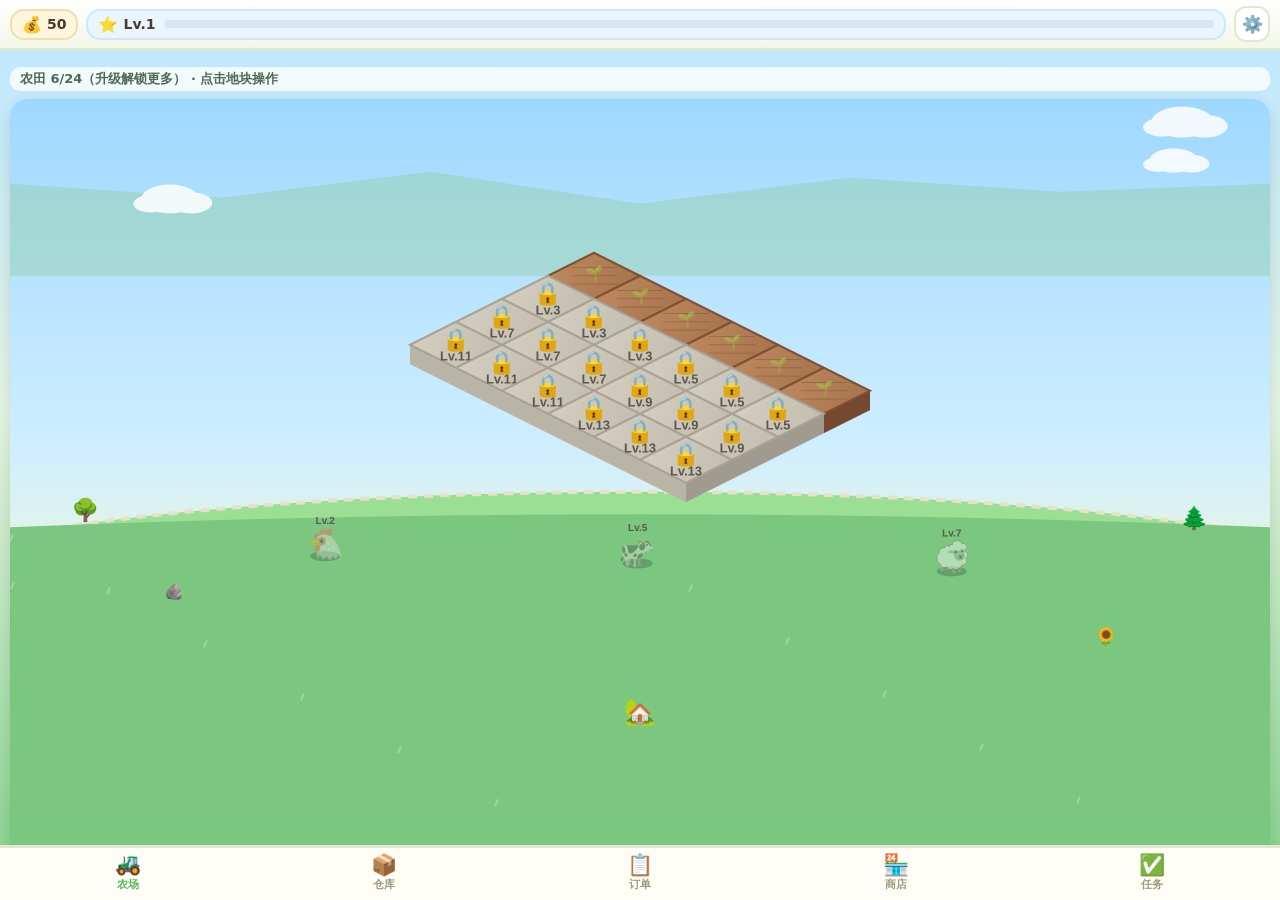
<file: game/index.html>
<!DOCTYPE html>
<html lang="zh-CN">
<head>
<meta charset="utf-8">
<meta name="viewport" content="width=device-width, initial-scale=1, maximum-scale=1, user-scalable=no, viewport-fit=cover">
<meta name="theme-color" content="#8fd694">
<title>口袋小农场</title>
<link rel="stylesheet" href="css/style.css?t=1789835069">
</head>
<body>
<div id="app">
  <header id="topbar"></header>
  <main id="main"></main>
  <nav id="nav"></nav>
  <div id="toast" class="toast"></div>
</div>
<script src="js/config.js?t=1789835069"></script>
<script src="js/save.js?t=1789835069"></script>
<script src="js/game.js?t=1789835069"></script>
<script src="js/iso.js?t=1789835069"></script>
<script src="js/ui.js?t=1789835069"></script>
<script src="js/main.js?t=1789835069"></script>
</body>
</html>
</file>
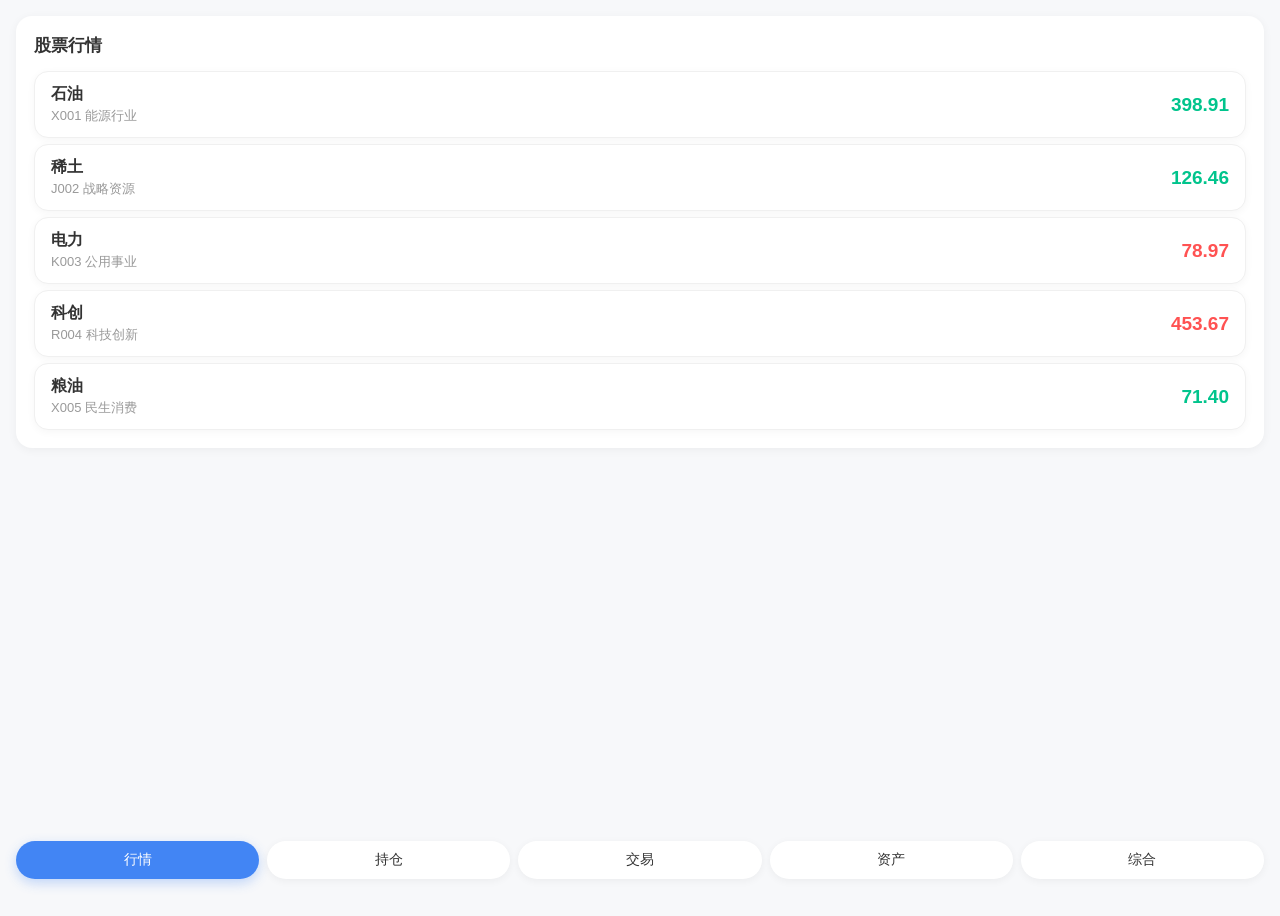
<file: game2.html>
<!DOCTYPE html>
<html lang="zh-CN">
<head>
    <meta charset="UTF-8">
    <meta name="viewport" content="width=device-width, initial-scale=1.0, maximum-scale=1.0, user-scalable=no">
    <title>金融模拟器 · 资产卡片版</title>
    <style>
        /* 全局样式重置和字体设置 */
        * {
            margin: 0;
            padding: 0;
            box-sizing: border-box;
            font-family: -apple-system, BlinkMacSystemFont, "PingFang SC", "Hiragino Sans GB", "Microsoft YaHei", "Segoe UI", Roboto, Helvetica, Arial, sans-serif;
        }

        /* 响应式字体根基：适配手机/平板/PC */
        html {
            font-size: clamp(14px, 3.8vw, 17px);
        }

        body {
            background: #f7f8fa;
            padding-bottom: 80px; /* 为底部导航留出空间 */
            -webkit-text-size-adjust: 100%; /* 防止旋转后字体自动放大 */
            text-size-adjust: 100%;
        }

        /* 页面容器：每个页面默认隐藏，通过active类显示 */
        .page {
            display: none;
            padding: 0;
            min-height: calc(100vh - 80px);
        }
        .page.active {
            display: block;
        }

        /* ---------- 交易页面样式 ---------- */
        .trade-container {
            display: flex;
            flex-direction: column;
            height: 100%;
            position: relative;
        }

        /* 顶部信息栏 */
        .top-bar {
            background: #ffffff;
            padding: 12px 16px;
            border-bottom: 1px solid #f0f0f0;
        }
        .price-row {
            display: flex;
            align-items: center;
            gap: 8px;
            margin-bottom: 8px;
        }
        .stock-name {
            font-size: clamp(14px, 4vw, 17px);
            font-weight: 600;
            color: #333;
        }
        .current-price {
            font-size: clamp(22px, 6.5vw, 30px);
            font-weight: 700;
        }
        .up {
            color: #00c48c; /* 上涨绿色 */
        }
        .down {
            color: #ff5252; /* 下跌红色 */
        }
        .change {
            font-size: clamp(16px, 4.5vw, 21px);
            font-weight: 600;
            margin-left: auto;
        }

        /* 2分钟K线切换按钮（圆形） */
        .time-toggle {
            width: 28px;
            height: 28px;
            border-radius: 50%;
            background: #f0f0f0;
            display: flex;
            align-items: center;
            justify-content: center;
            font-size: 11px;
            font-weight: 600;
            color: #333;
            cursor: pointer;
            border: 1px solid #ddd;
            box-shadow: 0 1px 3px rgba(0,0,0,0.1);
            flex-shrink: 0;
        }
        .time-toggle.active {
            background: #4285f4;
            color: white;
            border-color: #4285f4;
        }

        /* K线图表区域 */
        .chart-area {
            flex: 1;
            background: #ffffff;
            padding: 8px 4px 4px 4px;
            min-height: 220px;
            position: relative;
        }
        .price-chart {
            height: 100%;
            width: 100%;
            position: relative;
        }
        .tooltip {
            position: absolute;
            background: rgba(0, 0, 0, 0.85);
            color: #fff;
            padding: 6px 10px;
            border-radius: 6px;
            font-size: 12px;
            pointer-events: none;
            z-index: 20;
            display: none;
            line-height: 1.5;
            white-space: nowrap;
        }

        /* 交易区（按钮、输入等） */
        .trade-area {
            display: flex;
            background: #ffffff;
            border-top: 1px solid #f0f0f0;
        }
        .trade-left {
            flex: 1;
            padding: 16px 12px;
        }

        /* 方向按钮（做多/做空） */
        .direction-buttons {
            display: flex;
            gap: 8px;
            margin-bottom: 16px;
        }
        .dir-btn {
            flex: 1;
            padding: 10px;
            border-radius: 8px;
            border: 1px solid #f0f0f0;
            background: #f7f8fa;
            font-size: clamp(14px, 4vw, 17px);
            font-weight: 600;
            color: #666;
            cursor: pointer;
            transition: 0.2s;
        }
        .dir-btn.active[data-dir="long"] {
            background: #00c48c; /* 做多绿色 */
            color: #ffffff;
            border-color: #00c48c;
        }
        .dir-btn.active[data-dir="short"] {
            background: #ff5252; /* 做空红色 */
            color: #ffffff;
            border-color: #ff5252;
        }

        /* 数量输入行：包含输入卡片和杠杆卡片 */
        .quantity-row {
            display: flex;
            gap: 8px;
            margin-bottom: 6px;
        }
        .input-card, .leverage-card {
            background: #f7f8fa;
            border-radius: 8px;
            padding: 8px 12px;
            border: 1px solid #f0f0f0;
        }
        .input-card {
            flex: 3;
        }
        .leverage-card {
            flex: 1;
            display: flex;
            flex-direction: column;
            align-items: center;
            justify-content: center;
            padding: 6px 8px;
        }
        .quantity-input {
            width: 100%;
            padding: 4px 0;
            border: none;
            background: transparent;
            text-align: center;
            font-size: clamp(14px, 4vw, 17px);
            outline: none;
        }
        .leverage-btn {
            width: 100%;
            text-align: center;
            font-size: clamp(14px, 4vw, 17px);
            font-weight: 600;
            color: #333;
            cursor: pointer;
            padding: 2px 0;
        }
        .leverage-btn:hover {
            background: rgba(0,0,0,0.05);
            border-radius: 4px;
        }
        .leverage-label {
            font-size: clamp(10px, 2.8vw, 13px);
            color: #666;
            margin-top: 2px;
        }

        /* 快速百分比按钮（25%、50%等） */
        .quick-buttons {
            display: flex;
            gap: 8px;
            margin-bottom: 16px;
        }
        .quick-btn {
            flex: 1;
            padding: 8px;
            border-radius: 8px;
            border: 1px solid #f0f0f0;
            background: #f7f8fa;
            font-size: clamp(12px, 3.5vw, 15px);
            color: #666;
            cursor: pointer;
            transition: 0.2s;
        }
        .quick-btn.active[data-percent="25"] {
            background: #4285f4;
            color: white;
            border-color: #4285f4;
        }
        .quick-btn.active[data-percent="50"] {
            background: #ffffb3; /* 浅黄色 */
            color: #333;
            border-color: #ffffb3;
        }
        .quick-btn.active[data-percent="75"] {
            background: #ff9800;
            color: white;
            border-color: #ff9800;
        }
        .quick-btn.active[data-percent="100"] {
            background: #ea4335;
            color: white;
            border-color: #ea4335;
        }

        /* 保证金信息 */
        .margin-info {
            font-size: clamp(12px, 3.5vw, 15px);
            color: #666;
            margin-bottom: 16px;
        }

        /* 可用资金显示 */
        .available-funds {
            font-size: clamp(11px, 3vw, 13px);
            color: #666;
            margin-bottom: 12px;
            margin-top: 0;
        }

        /* 开仓和平仓按钮组 */
        .action-buttons {
            display: flex;
            gap: 8px;
        }
        .open-btn, .close-btn {
            flex: 1;
            padding: 14px;
            border-radius: 8px;
            font-size: clamp(15px, 4.5vw, 19px);
            font-weight: 600;
            cursor: pointer;
            border: none;
        }
        .open-btn {
            background: #ff5252;
            color: #ffffff;
        }
        .close-btn {
            background: #f0f0f0;
            color: #333;
            border: 1px solid #ddd;
        }
        .close-btn:hover {
            background: #e0e0e0;
        }

        /* ---------- 底部导航栏 ---------- */
        .bottom-nav {
            position: fixed;
            bottom: 0; left: 0; right: 0;
            height: 80px;
            background: transparent;
            display: flex;
            justify-content: space-around;
            align-items: center;
            padding: 8px 12px;
            z-index: 999;
        }
        .nav-item {
            font-size: clamp(11px, 3vw, 14px);
            color: #333;
            text-align: center;
            cursor: pointer;
            padding: 10px 12px;
            background: #ffffff;
            border-radius: 20px;
            box-shadow: 0 2px 8px rgba(0, 0, 0, 0.05);
            flex: 1;
            margin: 0 4px;
            transition: all 0.2s;
            font-weight: 500;
            position: relative;
            -webkit-tap-highlight-color: transparent; /* 移除移动端点击高亮 */
        }
        .nav-item:active {
            background: #ffffff;
            color: #333;
            box-shadow: 0 2px 8px rgba(0, 0, 0, 0.1);
        }
        .nav-item.active {
            background: #4285f4;
            color: white;
            box-shadow: 0 4px 12px rgba(66, 133, 244, 0.3);
        }
        .nav-item.active:active {
            background: #4285f4;
            color: white;
        }

        /* 爆仓徽章（红底白字） */
        .liquidation-badge {
            position: absolute;
            top: 0;
            right: 4px;
            background-color: #ff3b30;
            color: white;
            font-size: 10px;
            font-weight: 600;
            min-width: 18px;
            height: 18px;
            border-radius: 18px;
            display: flex;
            align-items: center;
            justify-content: center;
            padding: 0 4px;
            box-shadow: 0 2px 4px rgba(0,0,0,0.2);
            z-index: 1000;
        }

        /* 保证金率（蓝色文字） */
        .margin-rate {
            color: #4285f4;
            font-weight: 600;
        }

        /* 单个平仓按钮（持仓页） */
        .single-close-btn {
            width: 100%;
            padding: 8px;
            margin-top: 8px;
            border-radius: 6px;
            background: #f0f0f0;
            border: 1px solid #ddd;
            font-size: clamp(12px, 3.5vw, 15px);
            font-weight: 500;
            color: #333;
            cursor: pointer;
        }
        .single-close-btn:hover {
            background: #e0e0e0;
        }

        /* ---------- K线图样式 ---------- */
        .candle-up {
            fill: #00c48c; /* 阳线绿色实心 */
            stroke: #00c48c;
            stroke-width: 1;
        }
        .candle-down {
            fill: #ff5252; /* 阴线红色实心 */
            stroke: #ff5252;
            stroke-width: 1;
        }
        .candle-shadow {
            stroke: #666;
            stroke-width: 1;
        }
        .axis-line {
            stroke: #aaa;
            stroke-width: 1;
        }
        .axis-text {
            font-size: 9px;
            fill: #666;
        }
        .current-price-line {
            stroke: #4285f4;
            stroke-width: 1.5;
            stroke-dasharray: 5,3;
        }
        .current-price-label {
            font-size: 10px;
            fill: #4285f4;
            font-weight: 600;
        }

        /* ---------- 通用卡片样式 ---------- */
        .card {
            background: #ffffff;
            border-radius: 16px;
            padding: 18px;
            margin: 12px 16px;
            box-shadow: 0 2px 10px rgba(0, 0, 0, 0.05);
        }
        #page-market .card {
            margin: 16px;
        }

        /* 行情页面股票列表 */
        .stock-stack {
            display: flex;
            flex-direction: column;
            gap: 6px;
        }
        .stock-item-stack {
            width: 100%;
            background: #ffffff;
            border-radius: 14px;
            padding: 12px 16px;
            display: flex;
            justify-content: space-between;
            align-items: center;
            box-shadow: 0 2px 8px rgba(0, 0, 0, 0.04);
            border: 1px solid #f0f0f0;
            cursor: pointer;
        }
        .stock-item-stack.active {
            background: #e8f3ff;
            border-color: #4285f4;
        }
        .stock-info-left {
            display: flex;
            flex-direction: column;
            gap: 2px;
        }
        .stock-name {
            font-size: clamp(13px, 3.8vw, 16px);
            font-weight: 600;
            color: #333;
        }
        .stock-desc {
            font-size: clamp(10px, 2.8vw, 13px);
            color: #999;
        }
        .stock-item-stack.active .stock-name,
        .stock-item-stack.active .stock-desc {
            color: #4285f4;
        }
        .stock-price {
            font-size: clamp(15px, 4.5vw, 19px);
            font-weight: 700;
        }

        /* 通用卡片标题 */
        .card-title {
            font-size: clamp(14px, 4vw, 17px);
            font-weight: 600;
            margin-bottom: 14px;
            color: #333;
        }

        /* 资产页面原有行样式（可能被新布局覆盖，保留兼容） */
        .row {
            display: flex;
            justify-content: space-between;
            margin-bottom: 10px;
        }
        .label {
            color: #666;
            font-size: clamp(12px, 3.5vw, 15px);
        }
        .value {
            font-size: clamp(15px, 4.5vw, 19px);
            font-weight: 700;
            color: #333;
        }

        /* 图表容器 */
        .chart-box {
            height: 180px;
            min-height: 180px;
            margin-top: 10px;
            position: relative;
            overflow: hidden;
        }

        /* 历史记录条目（持仓页、交易历史） */
        .history-item {
            padding: 12px 0;
            border-bottom: 1px solid #f0f0f0;
            font-size: clamp(12px, 3.5vw, 15px);
        }
        .history-row {
            display: flex;
            justify-content: space-between;
        }
        .chart-line {
            stroke: #4285f4;
            stroke-width: 2;
            fill: none;
        }

        /* ---------- 资产卡片新布局（2x2网格） ---------- */
        .asset-grid {
            display: grid;
            grid-template-columns: 1fr 1fr 1fr;
            gap: 10px;
        }
        .asset-item {
            text-align: center;
        }
        .asset-label {
            font-size: clamp(12px, 3.2vw, 15px);
            color: #666;
            margin-bottom: 4px;
        }
        .asset-amount {
            font-size: clamp(13px, 3.8vw, 17px); /* 默认，下面通过ID单独调整 */
            font-weight: 700;
        }
        /* 单独调整四个数值的字体大小 */
        #total-asset {
            font-size: clamp(15px, 4.5vw, 20px); /* 总资产 */
        }
        #position-profit,
        #available-balance {
            font-size: clamp(12px, 3.5vw, 16px); /* 小值 */
        }

        .top-left {
            text-align: left;
        }
        .top-right {
            text-align: center;
        }
        .bottom-left {
            grid-column: 1 / 2;
            grid-row: 2 / 3;
            text-align: left;
        }
        .bottom-right {
            grid-column: 2 / 3;
            grid-row: 2 / 3;
            text-align: right;
        }

        /* ---------- 综合页面新布局 ---------- */
        #function-main {
            padding: 12px 16px 16px;
        }
        .fn-section-label {
            font-size: clamp(11px, 3vw, 13px);
            font-weight: 600;
            color: #999;
            letter-spacing: 0.05em;
            text-transform: uppercase;
            margin: 16px 0 8px;
        }
        .fn-section-label:first-child {
            margin-top: 4px;
        }
        .fn-row {
            display: grid;
            gap: 10px;
            margin-bottom: 4px;
        }
        .fn-row-2 { grid-template-columns: 1fr 1fr; }
        .fn-row-3 { grid-template-columns: 1fr 1fr 1fr; }
        .fn-row-1 { grid-template-columns: 1fr; }

        .fn-card {
            background: #ffffff;
            border-radius: 14px;
            padding: 14px 10px 12px;
            text-align: center;
            border: 1px solid #f0f0f0;
            cursor: pointer;
            transition: all 0.18s;
            box-shadow: 0 2px 8px rgba(0,0,0,0.04);
        }
        .fn-card:active {
            transform: scale(0.96);
            box-shadow: 0 1px 4px rgba(0,0,0,0.08);
        }
        .fn-card-wide {
            padding: 16px 14px;
        }
        .fn-card-dev {
            opacity: 0.45;
        }
        .fn-icon {
            font-size: clamp(22px, 6vw, 28px);
            margin-bottom: 6px;
            line-height: 1;
        }
        .fn-card-wide .fn-icon {
            font-size: clamp(26px, 7vw, 32px);
            margin-bottom: 8px;
        }
        .fn-name {
            font-size: clamp(12px, 3.5vw, 15px);
            font-weight: 700;
            color: #222;
            margin-bottom: 3px;
        }
        .fn-card-wide .fn-name {
            font-size: clamp(14px, 4vw, 17px);
        }
        .fn-desc {
            font-size: clamp(10px, 2.6vw, 12px);
            color: #aaa;
            line-height: 1.3;
        }
        .fn-card-wide .fn-desc {
            font-size: clamp(11px, 2.8vw, 13px);
        }

        /* 子页面通用 */
        .sub-page {
            animation: fadeIn 0.18s ease;
        }
        @keyframes fadeIn {
            from { opacity: 0; transform: translateY(6px); }
            to   { opacity: 1; transform: translateY(0); }
        }
        .sub-header {
            display: flex;
            align-items: center;
            padding: 14px 16px 12px;
            border-bottom: 1px solid #f0f0f0;
            background: #fff;
            position: sticky;
            top: 0;
            z-index: 10;
        }
        .back-btn {
            background: #f7f8fa;
            border: 1px solid #e8e8e8;
            border-radius: 20px;
            padding: 6px 14px;
            font-size: clamp(12px, 3.2vw, 14px);
            color: #444;
            cursor: pointer;
            margin-right: 12px;
            white-space: nowrap;
        }
        .sub-title {
            font-size: clamp(14px, 4vw, 17px);
            font-weight: 700;
            color: #222;
        }

        /* ---------- 止盈止损订单列表 ---------- */
        .sl-order-item {
            padding: 12px 0;
            border-bottom: 1px solid #f5f5f5;
            font-size: clamp(12px, 3.2vw, 14px);
        }
        .sl-order-item:last-child { border-bottom: none; }

        /* ---------- 成就列表 ---------- */
        .achievement-item {
            display: flex;
            align-items: center;
            gap: 14px;
            padding: 14px 16px;
            background: #fff;
            border-radius: 14px;
            margin-bottom: 10px;
            box-shadow: 0 2px 8px rgba(0,0,0,0.04);
            border: 1px solid #f0f0f0;
        }
        .achievement-item.unlocked {
            border-color: #ffd700;
            background: linear-gradient(135deg, #fffdf0 0%, #fff 100%);
        }
        .achievement-icon {
            font-size: clamp(26px, 7vw, 32px);
            flex-shrink: 0;
            filter: grayscale(1);
            opacity: 0.35;
        }
        .achievement-item.unlocked .achievement-icon {
            filter: none;
            opacity: 1;
        }
        .achievement-info { flex: 1; min-width: 0; }
        .achievement-name {
            font-size: clamp(13px, 3.8vw, 16px);
            font-weight: 700;
            color: #333;
            margin-bottom: 3px;
        }
        .achievement-item.unlocked .achievement-name { color: #b8860b; }
        .achievement-desc {
            font-size: clamp(11px, 2.8vw, 13px);
            color: #999;
        }
        .achievement-badge {
            font-size: clamp(10px, 2.6vw, 12px);
            padding: 3px 8px;
            border-radius: 20px;
            background: #f0f0f0;
            color: #999;
            white-space: nowrap;
            flex-shrink: 0;
        }
        .achievement-item.unlocked .achievement-badge {
            background: #ffd700;
            color: #7a5a00;
        }

        /* ---------- 里程碑列表 ---------- */
        .milestone-item {
            display: flex;
            justify-content: space-between;
            align-items: center;
            padding: 10px 0;
            border-bottom: 1px solid #f5f5f5;
            font-size: clamp(12px, 3.2vw, 14px);
        }
        .milestone-item:last-child { border-bottom: none; }

        /* ---------- 房产卡片样式 ---------- */
        .property-cards {
            display: flex;
            flex-wrap: wrap;
            gap: 12px;
            justify-content: center;
        }
        .property-card {
            background: #ffffff;
            border-radius: 16px;
            padding: 16px;
            box-shadow: 0 2px 10px rgba(0, 0, 0, 0.05);
            flex: 1 1 200px;
            min-width: 180px;
            border: 1px solid #f0f0f0;
        }
        .property-name {
            font-size: clamp(15px, 4.2vw, 18px);
            font-weight: 600;
            margin-bottom: 8px;
        }
        .property-price {
            font-size: clamp(13px, 3.8vw, 16px);
            color: #333;
            margin-bottom: 4px;
        }
        .property-down {
            font-size: clamp(12px, 3.2vw, 14px);
            color: #666;
            margin-bottom: 8px;
        }
        .property-detail {
            font-size: clamp(11px, 2.8vw, 13px);
            color: #999;
            margin-bottom: 12px;
        }
        .property-buttons {
            display: flex;
            gap: 8px;
            margin-top: 8px;
            flex-wrap: wrap;
        }
        .btn {
            padding: 8px 12px;
            border-radius: 8px;
            border: none;
            font-size: clamp(12px, 3.5vw, 15px);
            font-weight: 500;
            cursor: pointer;
            background: #f0f0f0;
            color: #333;
            flex: 1 1 auto;
        }
        .btn-primary {
            background: #4285f4;
            color: white;
        }
        .btn-success {
            background: #00c48c;
            color: white;
        }
        .btn-warning {
            background: #ff9800;
            color: white;
        }
        .btn-danger {
            background: #ff5252;
            color: white;
        }
        .btn:disabled {
            opacity: 0.5;
            cursor: not-allowed;
        }
        .status-text {
            font-size: 12px;
            margin-top: 8px;
            padding: 4px 0;
        }
        .overdue-badge {
            color: #ff5252;
            font-weight: 600;
        }

        /* 兑换码样式 */
        .redeem-container {
            padding: 20px;
            text-align: center;
        }
        .redeem-input {
            width: 100%;
            max-width: 300px;
            padding: 12px;
            margin: 10px auto;
            border: 1px solid #f0f0f0;
            border-radius: 8px;
            font-size: clamp(14px, 4vw, 17px);
        }
        .redeem-button {
            padding: 12px 24px;
            background: #4285f4;
            color: white;
            border: none;
            border-radius: 8px;
            font-size: clamp(14px, 4vw, 17px);
            cursor: pointer;
        }
        .redeem-message {
            margin-top: 16px;
            font-size: clamp(12px, 3.2vw, 15px);
            min-height: 20px;
        }


        .news-item {
            padding: 12px 0;
            border-bottom: 1px solid #f5f5f5;
        }
        .news-item:last-child { border-bottom: none; }
        .news-tag {
            display: inline-block;
            padding: 2px 8px;
            border-radius: 10px;
            font-size: clamp(10px,2.6vw,12px);
            font-weight: 600;
            margin-right: 6px;
        }
        .news-tag-bull { background:#e6f9f1; color:#00a870; }
        .news-tag-bear { background:#fff0f0; color:#ff3b30; }
        .news-tag-swan { background:#1a1a2e; color:#e0c060; }

        /* ---------- 内幕消息 ---------- */
        /* ---------- 贷款选项 ---------- */
        .loan-option {
            display:flex;
            justify-content:space-between;
            align-items:center;
            background:#f7f8fa;
            border:1px solid #f0f0f0;
            border-radius:12px;
            padding:12px 14px;
        }

        @keyframes futBlink { from{opacity:1} to{opacity:0.3} }
    </style>
</head>
<body>

<!-- ==================== 行情页面 ==================== -->
<div class="page active" id="page-market">
    <div class="card">
        <div class="card-title">股票行情</div>
        <div class="stock-stack" id="stock-list"></div> <!-- 动态填充股票列表 -->
    </div>
</div>

<!-- ==================== 交易页面 ==================== -->
<div class="page" id="page-trade">
    <div class="trade-container">
        <div class="top-bar">
            <div class="price-row">
                <span class="stock-name" id="trade-stock-name">星途科技</span>
                <span class="current-price" id="trade-current-price" style="font-size:clamp(14px,4vw,18px);">868.88</span>
                <div class="time-toggle" id="time-toggle">2m</div>
                <span id="sh-tier-badge" style="display:none;font-size:11px;font-weight:700;padding:2px 8px;border-radius:20px;background:#f0f0f0;color:#888;"></span>
                <span class="change" id="trade-change">-0.00%</span>
            </div>
        </div>
        <div id="insider-tip-bar" style="display:none;padding:4px 12px;background:linear-gradient(90deg,#1a1a2e,#16213e);font-size:clamp(10px,2.8vw,12px);color:#e8d5a3;font-weight:600;white-space:nowrap;overflow:hidden;text-overflow:ellipsis;letter-spacing:0.03em;"></div>
        <div class="chart-area" style="position:relative;">
            <div class="price-chart">
                <svg width="100%" height="100%" viewBox="0 0 380 220" preserveAspectRatio="none">
                    <g id="candles"></g>
                </svg>
                <div class="tooltip" id="tooltip"></div>
            </div>
            <div id="danmu-layer" style="position:absolute;top:0;left:0;width:100%;height:100%;overflow:hidden;pointer-events:none;z-index:15;"></div>
        </div>
        <div class="trade-area">
            <div class="trade-left">
                <!-- 三个 Tab -->
                <div style="display:flex;gap:0;margin-bottom:12px;background:#f7f8fa;border-radius:10px;padding:3px;">
                    <div class="order-tab active" data-tab="market" style="flex:1;text-align:center;padding:7px 4px;border-radius:8px;font-size:clamp(12px,3.2vw,14px);font-weight:600;color:#888;cursor:pointer;">现价单</div>
                    <div class="order-tab" data-tab="limit" style="flex:1;text-align:center;padding:7px 4px;border-radius:8px;font-size:clamp(12px,3.2vw,14px);font-weight:600;color:#888;cursor:pointer;">限价单</div>
                    <div class="order-tab" data-tab="futures" style="flex:1;text-align:center;padding:7px 4px;border-radius:8px;font-size:clamp(12px,3.2vw,14px);font-weight:600;color:#888;cursor:pointer;">期货合约</div>
                </div>

                <!-- 现价单（现货）面板 -->
                <div class="order-panel" id="panel-market">
                    <div class="available-funds">可用资金: <span id="available-funds">10000.00</span></div>
                    <div class="available-funds" style="margin-top:2px;">持有: <span id="spot-holding">0</span> 股 &nbsp;|&nbsp; 均价: <span id="spot-avg-price">--</span></div>
                    <div class="quantity-row" style="margin-top:8px;">
                        <div class="input-card" style="flex:1;"><input type="number" class="quantity-input" id="quantity-input" value="1" min="1" inputmode="numeric" pattern="[0-9]*" placeholder="股数" oninput="this.value=this.value.replace(/[^0-9]/g,'');if(this.value<1||this.value==='')this.value=1;"></div>
                    </div>
                    <div class="quick-buttons">
                        <button class="quick-btn" data-percent="25">25%</button>
                        <button class="quick-btn" data-percent="50">50%</button>
                        <button class="quick-btn" data-percent="75">75%</button>
                        <button class="quick-btn" data-percent="100">100%</button>
                    </div>
                    <div class="margin-info" id="spot-cost-row">预计花费 <span id="margin-amount">0.00</span> / 共 <span id="total-amount">0</span> 股</div>
                    <button class="open-btn" id="open-position-btn" style="width:100%;background:#00c48c;margin-top:6px;">买入</button>
                    <button id="one-click-sell-btn" class="open-btn" style="width:100%;background:#ff5252;margin-top:6px;">一键清仓（当前股票）</button>
                    <button id="dir-long" style="display:none;"></button>
                    <button id="dir-short" style="display:none;"></button>
                    <button id="close-position-btn" style="display:none;"></button>
                </div>

                <!-- 限价单面板 -->
                <div class="order-panel" id="panel-limit" style="display:none;">
                    <div style="font-size:clamp(11px,2.8vw,13px);color:#888;margin-bottom:4px;">触发价格 <span style="color:#4285f4;">（点击输入框自动填入当前价）</span></div>
                    <input type="number" id="lmt-price" placeholder="点击自动填入当前价" readonly style="width:100%;padding:10px;border-radius:8px;border:2px solid #4285f4;background:#f0f4ff;font-size:clamp(13px,3.5vw,15px);outline:none;margin-bottom:10px;cursor:pointer;-webkit-user-select:none;user-select:none;">
                    <div style="font-size:clamp(11px,2.8vw,13px);color:#888;margin-bottom:4px;">数量</div>
                    <div class="quantity-row" style="margin-bottom:6px;">
                        <div class="input-card" style="flex:1;"><input type="number" id="lmt-qty" value="1" min="1" class="quantity-input" inputmode="numeric" pattern="[0-9]*" oninput="this.value=this.value.replace(/[^0-9]/g,'');if(this.value<1||this.value==='')this.value=1;"></div>
                    </div>
                    <div class="quick-buttons" style="margin-bottom:10px;">
                        <button class="quick-btn lmt-pct" data-pct="25" data-percent="25">25%</button>
                        <button class="quick-btn lmt-pct" data-pct="50" data-percent="50">50%</button>
                        <button class="quick-btn lmt-pct" data-pct="75" data-percent="75">75%</button>
                        <button class="quick-btn lmt-pct" data-pct="100" data-percent="100">100%</button>
                    </div>
                    <div class="available-funds" style="margin-bottom:8px;">可用资金: <span id="lmt-available">--</span></div>
                    <button id="lmt-place-btn" class="open-btn" style="width:100%;background:#4285f4;margin-bottom:12px;">挂单买入</button>
                    <div style="font-size:clamp(12px,3.2vw,14px);font-weight:600;margin-bottom:8px;">当前挂单</div>
                    <div id="lmt-order-list" style="font-size:clamp(11px,3vw,13px);color:#999;text-align:center;padding:6px;">暂无挂单</div>
                    <span id="lmt-cur-price" style="display:none;"></span>
                    <button id="lmt-long" style="display:none;"></button>
                    <button id="lmt-short" style="display:none;"></button>
                </div>

                <!-- 期货合约面板 -->
                <div class="order-panel" id="panel-futures" style="display:none;">
                    <div class="direction-buttons">
                        <button class="dir-btn active" id="fut-long">做多合约</button>
                        <button class="dir-btn" id="fut-short">做空合约</button>
                    </div>
                    <div class="quantity-row" style="margin-top:8px;">
                        <div class="input-card" style="flex:3;"><input type="number" class="quantity-input" id="fut-qty" value="1" min="1" inputmode="numeric" pattern="[0-9]*" oninput="this.value=this.value.replace(/[^0-9]/g,'');if(this.value<1||this.value==='')this.value=1;"></div>
                        <div class="leverage-card" style="flex:1;">
                            <div id="fut-lev-btn" class="leverage-btn">1x</div>
                            <div class="leverage-label">杠杆</div>
                        </div>
                    </div>
                    <div class="quick-buttons" style="margin:8px 0;">
                        <button class="quick-btn fut-pct" data-percent="25" data-pct="25">25%</button>
                        <button class="quick-btn fut-pct" data-percent="50" data-pct="50">50%</button>
                        <button class="quick-btn fut-pct" data-percent="75" data-pct="75">75%</button>
                        <button class="quick-btn fut-pct" data-percent="100" data-pct="100">100%</button>
                    </div>
                    <div class="available-funds">可用资金: <span id="fut-cash">10000.00</span></div>
                    <button id="fut-open-btn" class="open-btn" style="width:100%;margin-top:4px;">开多合约</button>
                    <button id="one-click-close-btn" class="open-btn" style="width:100%;background:#ff5252;margin-top:6px;">一键平仓（全部期货）</button>
                    <div id="fut-list" style="display:none;"></div>
                </div>

            </div>
        </div>
    </div>
</div>

<!-- ==================== 持仓页面 ==================== -->
<div class="page" id="page-position">
    <div class="card">
        <div class="card-title">我的持仓</div>
        <div id="position-list"></div> <!-- 动态显示持仓列表 -->
    </div>
</div>

<!-- ==================== 资产页面 ==================== -->
<div class="page" id="page-asset">
    <!-- 新设计的资产卡片，采用2x2网格 -->
    <div class="card" style="padding: 20px;">
        <div style="display:flex;gap:0;align-items:stretch;">
            <!-- 左侧：总资产 + 持仓盈亏 -->
            <div style="flex:1;display:flex;flex-direction:column;gap:14px;">
                <div>
                    <div class="asset-label">总资产 ></div>
                    <div class="asset-amount" id="total-asset">10000.00</div>
                </div>
                <div>
                    <div class="asset-label">持仓盈亏</div>
                    <div class="asset-amount" id="position-profit">0.00</div>
                </div>
            </div>
            <!-- 分隔线 -->
            <div style="width:1px;background:#f0f0f0;margin:0 14px;"></div>
            <!-- 右侧：手续费等级 + 可用余额 -->
            <div style="flex:0 0 auto;display:flex;flex-direction:column;gap:14px;text-align:right;min-width:90px;">
                <div>
                    <div class="asset-label">手续费等级</div>
                    <div style="font-weight:700;font-size:clamp(15px,4vw,19px);" id="commission-badge">普通</div>
                    <div style="font-size:clamp(10px,2.6vw,12px);color:#aaa;margin-top:1px;">费率 <span id="commission-rate">1.0%</span></div>
                </div>
                <div>
                    <div class="asset-label">可用余额</div>
                    <div class="asset-amount" id="available-balance">10000.00</div>
                </div>
            </div>
        </div>
    </div>
    <!-- 收益趋势图表卡片 -->
    <div class="card">
        <div class="card-title">收益趋势</div>
        <div class="chart-box">
            <svg width="100%" height="180" viewBox="0 0 320 180" id="profit-svg" style="display:block;"></svg>
        </div>
    </div>
    <!-- 交易历史卡片 -->
    <div class="card">
        <div class="card-title">交易历史</div>
        <div id="trade-history-list"></div>
    </div>
</div>

<!-- ==================== 综合页面 ==================== -->
<div class="page" id="page-history">

    <!-- 主功能网格（初始显示） -->
    <div id="function-main">
        <!-- 投资理财 分区 -->
        <div class="fn-section-label">投资理财</div>
        <div class="fn-row fn-row-2">
            <div class="fn-card fn-card-wide" data-function="property">
                <div class="fn-icon">🏠</div>
                <div class="fn-name">房产投资</div>
                <div class="fn-desc">买房收租 / 分期购置</div>
            </div>
            <div class="fn-card fn-card-wide" data-function="fund">
                <div class="fn-icon">📈</div>
                <div class="fn-name">基金</div>
                <div class="fn-desc">商业基金 · 公益捐赠</div>
            </div>
        </div>
        <div class="fn-row fn-row-2">
            <div class="fn-card fn-card-wide" data-function="loan"><div class="fn-icon">🏦</div><div class="fn-name">银行贷款</div><div class="fn-desc">借钱放大仓位</div></div>
            <div class="fn-card fn-card-wide" data-function="ipo" id="ipo-fn-card"><div class="fn-icon">🚀</div><div class="fn-name">IPO申购</div><div class="fn-desc" id="ipo-fn-desc">暂无新股发行</div></div>
        </div>

        <!-- 股权管理 分区 -->
        <div class="fn-section-label">股权管理</div>
        <div class="fn-row fn-row-1">
            <div class="fn-card fn-card-wide" data-function="shareholder" id="shareholder-fn-card" style="background:linear-gradient(135deg,#1a1a2e 0%,#16213e 100%);border-color:#2a2a4a;">
                <div style="display:flex;align-items:center;gap:10px;">
                    <div class="fn-icon" style="font-size:clamp(28px,7vw,34px);">🏛️</div>
                    <div style="flex:1;">
                        <div class="fn-name" style="color:#e8d5a3;font-size:clamp(14px,4vw,17px);">股东特权</div>
                        <div class="fn-desc" id="shareholder-fn-desc" style="color:#8899aa;">持股享分级特权</div>
                    </div>
                    <div id="shareholder-fn-badge" style="display:none;background:#e8d5a3;color:#1a1a2e;border-radius:20px;padding:3px 10px;font-size:11px;font-weight:700;"></div>
                </div>
            </div>
        </div>

        <!-- 风险管理 分区 -->
        <div class="fn-section-label">风险管理</div>
        <div class="fn-row fn-row-2">
            <div class="fn-card fn-card-wide" data-function="sl">
                <div class="fn-icon">🎯</div>
                <div class="fn-name">止盈止损</div>
                <div class="fn-desc">全仓自动触发平仓</div>
            </div>
            <div class="fn-card fn-card-wide" data-function="vip">
                <div class="fn-icon">👑</div>
                <div class="fn-name">贵宾服务</div>
                <div class="fn-desc">银行VIP · 专属福利</div>
            </div>
        </div>

        <!-- 娱乐玩法 分区 -->
        <div class="fn-section-label">娱乐玩法</div>
        <div class="fn-row fn-row-4" style="grid-template-columns:1fr 1fr 1fr 1fr;">
            <div class="fn-card" data-function="gamble"><div class="fn-icon">🎲</div><div class="fn-name">赌石</div></div>
            <div class="fn-card" data-function="warehouse"><div class="fn-icon">📦</div><div class="fn-name">仓库</div></div>
            <div class="fn-card" data-function="achievement"><div class="fn-icon">🏆</div><div class="fn-name">成就</div></div>
            <div class="fn-card" data-function="auction"><div class="fn-icon">🔨</div><div class="fn-name">拍卖行</div></div>
        </div>

        <!-- 账户管理 分区 -->
        <div class="fn-section-label">账户管理</div>
        <div class="fn-row fn-row-3">
            <div class="fn-card" data-function="redeem"><div class="fn-icon">🎁</div><div class="fn-name">兑换码</div><div class="fn-desc">输入领奖励</div></div>
            <div class="fn-card" data-function="leaderboard"><div class="fn-icon">📊</div><div class="fn-name">历史峰值</div><div class="fn-desc">最佳记录</div></div>
            <div class="fn-card" data-function="settings"><div class="fn-icon">⚙️</div><div class="fn-name">设置</div><div class="fn-desc">存档 / 读档</div></div>
        </div>
    </div>

    <!-- ===== 子页面们 ===== -->
    <!-- 股东特权子界面 -->
    <div id="shareholder-subpage" class="sub-page" style="display:none;">
        <div class="sub-header" style="background:linear-gradient(135deg,#1a1a2e,#16213e);border-bottom:1px solid #2a2a4a;">
            <button id="back-to-functions-shareholder" class="back-btn" style="color:#e8d5a3;">← 返回</button>
            <span class="sub-title" style="color:#e8d5a3;">🏛️ 股东特权</span>
        </div>
        <div style="padding:12px 16px 20px;" id="shareholder-content">
            <div style="color:#999;text-align:center;padding:24px;">加载中...</div>
        </div>
    </div>



    <!-- 房产子界面 -->
    <div id="property-subpage" class="sub-page" style="display: none;">
        <div class="sub-header">
            <button id="back-to-functions-property" class="back-btn">← 返回</button>
            <span class="sub-title">🏠 房产投资</span>
        </div>
        <div id="property-content"></div>
    </div>

    <!-- 兑换码子界面 -->
    <div id="redeem-subpage" class="sub-page" style="display: none;">
        <div class="sub-header">
            <button id="back-to-functions-redeem" class="back-btn">← 返回</button>
            <span class="sub-title">🎁 兑换码</span>
        </div>
        <div class="redeem-container">
            <input type="text" id="redeem-code-input" class="redeem-input" placeholder="请输入兑换码">
            <br>
            <button id="redeem-button" class="redeem-button">兑 换</button>
            <div id="redeem-message" class="redeem-message"></div>
        </div>
    </div>

    <!-- 仓库子界面 -->
    <div id="warehouse-subpage" class="sub-page" style="display: none;">
        <div class="sub-header">
            <button id="back-to-functions-warehouse" class="back-btn">← 返回</button>
            <span class="sub-title">📦 仓库</span>
        </div>
        <div id="warehouse-content" style="padding:12px 16px;"></div>
    </div>

    <!-- 设置子界面 -->
    <div id="settings-subpage" class="sub-page" style="display:none;">
        <div class="sub-header">
            <button id="back-to-functions-settings" class="back-btn">← 返回</button>
            <span class="sub-title">⚙️ 设置</span>
        </div>
        <div style="padding:12px 16px;">
            <div class="card">
                <div class="card-title">存档管理</div>
                <div id="save-msg" style="margin-bottom:12px;font-size:13px;color:#888;background:#f7f8fa;border-radius:8px;padding:10px 12px;min-height:36px;line-height:1.5;">正在读取存档信息…</div>
                <button id="save-btn" class="btn btn-primary" style="width:100%;margin-bottom:10px;padding:12px;">💾 手动存档</button>
                <button id="load-btn" class="btn btn-danger" style="width:100%;margin-bottom:10px;padding:12px;">📂 读取存档</button>
                <button id="clear-save-btn" class="btn" style="width:100%;padding:12px;background:#fff3f3;color:#ff5252;border:1.5px solid #ff5252;font-weight:600;">🗑️ 清除存档</button>
                <div style="margin-top:12px;font-size:12px;color:#aaa;text-align:center;">每60秒自动存档 · 关闭页面前建议手动存档</div>
            </div>
        </div>
    </div>

    <!-- 富豪排名子界面 -->
    <div id="ranking-subpage" class="sub-page" style="display:none;">
        <div class="sub-header">
            <button id="back-to-functions-ranking" class="back-btn">← 返回</button>
            <span class="sub-title">🥇 富豪排名</span>
        </div>
        <div style="padding:12px 16px;"><div class="card"><div class="card-title">实时资产榜</div><div id="ranking-list"></div></div></div>
    </div>

    <!-- 拍卖行子界面 -->
    <div id="auction-subpage" class="sub-page" style="display:none;">
        <div class="sub-header">
            <button id="back-to-functions-auction" class="back-btn">← 返回</button>
            <span class="sub-title">🔨 拍卖行</span>
        </div>
        <div style="padding:12px 16px;" id="auction-content"></div>
    </div>

    <!-- 基金子界面 -->
    <div id="fund-subpage" class="sub-page" style="display:none;">
        <div class="sub-header">
            <button id="back-to-functions-fund" class="back-btn">← 返回</button>
            <span class="sub-title">📈 基金</span>
        </div>
        <div style="padding:12px 16px;" id="fund-content"></div>
    </div>

    <!-- 贵宾服务子界面 -->
    <div id="vip-subpage" class="sub-page" style="display:none;">
        <div class="sub-header">
            <button id="back-to-functions-vip" class="back-btn">← 返回</button>
            <span class="sub-title">👑 贵宾服务</span>
        </div>
        <div style="padding:12px 16px;" id="vip-content"></div>
    </div>

    <!-- 赌石子界面 -->
    <div id="gamble-subpage" class="sub-page" style="display: none;">
        <div class="sub-header">
            <button id="back-to-functions-gamble" class="back-btn">← 返回</button>
            <span class="sub-title">🎲 赌石</span>
        </div>
        <div style="display: flex; gap: 10px; flex-wrap: wrap; justify-content: center; margin-bottom: 16px; padding: 0 16px;">
            <div class="property-card" style="flex:1; min-width:140px;">
                <div class="property-name">破裂原石</div>
                <div style="font-size:clamp(12px,3.2vw,14px); color:#333; margin-bottom:4px;">价格: ¥1,000</div>
                <div style="font-size:clamp(10px,2.8vw,12px); color:#666; line-height:1.6;">
                    废料 70% | 普通玉 25%<br>冰种 4% | 帝王绿 1%
                </div>
            </div>
            <div class="property-card" style="flex:1; min-width:140px;">
                <div class="property-name">小缝原石</div>
                <div style="font-size:clamp(12px,3.2vw,14px); color:#333; margin-bottom:4px;">价格: ¥10,000</div>
                <div style="font-size:clamp(10px,2.8vw,12px); color:#666; line-height:1.6;">
                    废料 60% | 普通玉 25%<br>冰种 12% | 帝王绿 2.5% | 传说 0.5%
                </div>
            </div>
            <div class="property-card" style="flex:1; min-width:140px;">
                <div class="property-name">完好原石</div>
                <div style="font-size:clamp(12px,3.2vw,14px); color:#333; margin-bottom:4px;">价格: ¥100,000</div>
                <div style="font-size:clamp(10px,2.8vw,12px); color:#666; line-height:1.6;">
                    废料 50% | 普通玉 40%<br>冰种 8% | 帝王绿 1.5% | 传说 0.5%
                </div>
            </div>
        </div>
        <div class="card" style="margin:0 16px 16px; padding:16px;">
            <div style="font-weight:600; margin-bottom:12px; font-size:clamp(13px,3.8vw,16px);">我的原石</div>
            <div id="gamble-stock"></div>
        </div>
    </div>

    <!-- 止盈止损子界面 -->
    <div id="sl-subpage" class="sub-page" style="display: none;">
        <div class="sub-header">
            <button id="back-to-functions-sl" class="back-btn">← 返回</button>
            <span class="sub-title">🎯 止盈止损</span>
        </div>
        <div style="padding: 0 16px 16px;">
            <div class="card" style="margin:0 0 12px;">
                <div class="card-title">设置条件单</div>
                <div style="margin-bottom:6px;padding:8px 10px;background:#f7f8fa;border-radius:8px;">
                    <span style="font-size:clamp(11px,3vw,13px);color:#888;">📌 条件单将自动应用到所有持仓</span>
                </div>
                <div style="margin-bottom:12px;">
                    <!-- 止盈滑动条 -->
                    <div style="margin-bottom:10px;">
                        <div style="display:flex;justify-content:space-between;font-size:clamp(12px,3.2vw,14px);margin-bottom:4px;">
                            <span style="color:#00c48c;font-weight:600;">止盈价格</span>
                            <span id="sl-tp-label" style="color:#00c48c;font-weight:700;">未设置</span>
                        </div>
                        <input type="range" id="sl-tp-input" min="0" max="200" step="1" value="0"
                            style="width:100%;accent-color:#00c48c;cursor:pointer;"
                            oninput="(function(el){var v=parseFloat(el.dataset.base||0)*(1+parseInt(el.value)/100);var lbl=document.getElementById('sl-tp-label');if(parseInt(el.value)===0){lbl.textContent='未设置';el.dataset.active='0';}else{lbl.textContent='¥'+v.toFixed(2)+' (+'+el.value+'%)';el.dataset.active='1';}}).call(this,this)">
                    </div>
                    <!-- 止损滑动条 -->
                    <div>
                        <div style="display:flex;justify-content:space-between;font-size:clamp(12px,3.2vw,14px);margin-bottom:4px;">
                            <span style="color:#ff5252;font-weight:600;">止损价格</span>
                            <span id="sl-sl-label" style="color:#ff5252;font-weight:700;">未设置</span>
                        </div>
                        <input type="range" id="sl-sl-input" min="0" max="90" step="1" value="0"
                            style="width:100%;accent-color:#ff5252;cursor:pointer;"
                            oninput="(function(el){var v=parseFloat(el.dataset.base||0)*(1-parseInt(el.value)/100);var lbl=document.getElementById('sl-sl-label');if(parseInt(el.value)===0){lbl.textContent='未设置';el.dataset.active='0';}else{lbl.textContent='¥'+v.toFixed(2)+' (-'+el.value+'%)';el.dataset.active='1';}}).call(this,this)">
                    </div>
                </div>
                <button id="sl-set-btn" class="btn btn-primary" style="width:100%;padding:12px;font-size:clamp(14px,4vw,16px);">设置条件单</button>
            </div>
            <div class="card" style="margin:0;">
                <div class="card-title">当前条件单</div>
                <div id="sl-order-list"><div style="color:#999;text-align:center;padding:16px;font-size:clamp(12px,3.2vw,14px);">暂无条件单</div></div>
            </div>
        </div>
    </div>

    <!-- 成就子界面 -->
    <div id="achievement-subpage" class="sub-page" style="display: none;">
        <div class="sub-header">
            <button id="back-to-functions-achievement" class="back-btn">← 返回</button>
            <span class="sub-title">🏆 成就系统</span>
        </div>
        <div style="padding: 0 16px 16px;">
            <div id="achievement-list"></div>
        </div>
    </div>

    <!-- 历史峰值子界面 -->
    <div id="leaderboard-subpage" class="sub-page" style="display: none;">
        <div class="sub-header">
            <button id="back-to-functions-leaderboard" class="back-btn">← 返回</button>
            <span class="sub-title">📊 历史峰值</span>
        </div>
        <div style="padding: 0 16px 16px;">
            <div class="card" style="margin:0 0 12px;">
                <div style="text-align:center;padding:8px 0;">
                    <div style="font-size:clamp(12px,3.2vw,14px);color:#666;margin-bottom:6px;">历史最高资产</div>
                    <div id="peak-value" style="font-size:clamp(26px,7vw,32px);font-weight:700;color:#4285f4;">--</div>
                    <div id="peak-time" style="font-size:clamp(11px,3vw,13px);color:#999;margin-top:4px;"></div>
                </div>
            </div>
            <div class="card" style="margin:0 0 12px;">
                <div style="display:flex;justify-content:space-between;align-items:center;">
                    <div style="text-align:center;flex:1;">
                        <div style="font-size:clamp(11px,3vw,13px);color:#666;margin-bottom:4px;">当前总资产</div>
                        <div id="lb-current" style="font-size:clamp(16px,4.5vw,20px);font-weight:700;color:#333;">--</div>
                    </div>
                    <div style="width:1px;height:40px;background:#f0f0f0;"></div>
                    <div style="text-align:center;flex:1;">
                        <div style="font-size:clamp(11px,3vw,13px);color:#666;margin-bottom:4px;">距峰值回撤</div>
                        <div id="lb-drawdown" style="font-size:clamp(16px,4.5vw,20px);font-weight:700;color:#ff5252;">--</div>
                    </div>
                    <div style="width:1px;height:40px;background:#f0f0f0;"></div>
                    <div style="text-align:center;flex:1;">
                        <div style="font-size:clamp(11px,3vw,13px);color:#666;margin-bottom:4px;">总盈亏</div>
                        <div id="lb-total-pl" style="font-size:clamp(16px,4.5vw,20px);font-weight:700;">--</div>
                    </div>
                </div>
            </div>
            <div class="card" style="margin:0;">
                <div class="card-title">历史里程碑</div>
                <div id="milestone-list"><div style="color:#999;text-align:center;padding:16px;font-size:clamp(12px,3.2vw,14px);">暂无里程碑</div></div>
            </div>
        </div>
    </div>


    <!-- 内幕消息子界面 -->

    <!-- IPO申购子界面 -->
    <div id="ipo-subpage" class="sub-page" style="display:none;">
        <div class="sub-header">
            <button id="back-to-functions-ipo" class="back-btn">← 返回</button>
            <span class="sub-title">🚀 IPO新股申购</span>
        </div>
        <div style="padding:0 16px 16px;">
            <div class="card" style="margin:0 0 12px;" id="ipo-issue-card">
                <div style="color:#999;text-align:center;padding:24px;font-size:14px;">暂无新股发行</div>
            </div>
            <div class="card" style="margin:0;">
                <div class="card-title">申购记录</div>
                <div id="ipo-history-list"><div style="color:#999;text-align:center;padding:16px;font-size:clamp(12px,3.2vw,14px);">暂无申购记录</div></div>
            </div>
        </div>
    </div>

    <!-- 银行贷款子界面 -->
    <div id="loan-subpage" class="sub-page" style="display:none;">
        <div class="sub-header">
            <button id="back-to-functions-loan" class="back-btn">← 返回</button>
            <span class="sub-title">🏦 银行贷款</span>
        </div>
        <div style="padding:0 16px 16px;">
            <div class="card" style="margin:0 0 12px;">
                <div class="card-title">当前债务</div>
                <div style="display:flex;justify-content:space-between;align-items:center;margin-bottom:8px;">
                    <span style="font-size:clamp(12px,3.2vw,14px);color:#666;">未还本金</span>
                    <span id="loan-balance-display" style="font-size:clamp(18px,5vw,22px);font-weight:700;color:#ff5252;">¥0</span>
                </div>
                <div style="display:flex;justify-content:space-between;align-items:center;">
                    <span style="font-size:clamp(12px,3.2vw,14px);color:#666;">累计利息 (年化12%)</span>
                    <span id="loan-interest-display" style="font-size:clamp(14px,4vw,17px);font-weight:600;color:#ff9800;">¥0</span>
                </div>
            </div>
            <div class="card" style="margin:0 0 12px;">
                <div class="card-title">申请贷款</div>
                <div style="display:flex;flex-direction:column;gap:10px;" id="loan-options"></div>
            </div>
            <div class="card" style="margin:0;">
                <div class="card-title">还款</div>
                <div style="margin-bottom:8px;">
                    <div style="display:flex;justify-content:space-between;font-size:clamp(11px,3vw,13px);color:#555;margin-bottom:4px;">
                        <span>还款金额</span>
                        <span id="repay-slider-label" style="font-weight:700;color:#ff5252;">¥0</span>
                    </div>
                    <input type="range" id="loan-repay-slider" min="0" max="100" step="1" value="100"
                        style="width:100%;accent-color:#ff5252;cursor:pointer;margin-bottom:8px;"
                        oninput="(function(el){var pct=el.value;var bal=window._loanBalance||0;var cash=window._gameCash2||0;var maxPay=Math.min(bal,cash);var amt=Math.round(maxPay*pct/100);document.getElementById('repay-slider-label').textContent=fmtNum(amt)+'('+pct+'%)';el.dataset.amount=amt;}).call(this,this)">
                </div>
                <div style="display:flex;gap:8px;">
                    <button id="loan-repay-btn" class="btn btn-danger" style="flex:1;padding:11px;font-size:clamp(13px,3.5vw,15px);">确认还款</button>
                    <button onclick="(function(){document.getElementById('loan-repay-slider').value=100;document.getElementById('loan-repay-slider').oninput.call(document.getElementById('loan-repay-slider'));})();" class="btn" style="padding:11px 14px;background:#f0f0f0;color:#555;font-size:13px;">全额</button>
                </div>
                <div id="loan-msg" style="margin-top:10px;font-size:clamp(12px,3.2vw,14px);min-height:18px;"></div>
            </div>
        </div>
    </div>


</div>
<div class="bottom-nav">
    <div class="nav-item active" data-page="page-market">行情</div>
    <div class="nav-item" data-page="page-position" id="nav-position">持仓</div>
    <div class="nav-item" data-page="page-trade">交易</div>
    <div class="nav-item" data-page="page-asset" id="nav-asset">资产</div>
    <div class="nav-item" data-page="page-history" id="nav-history">综合</div>
</div>

<script>
    (function() {
        // ==================== 初始化数据 ====================
        // 股票列表：四个股票，分别对应千位、百位、十位、个位股价区间
        const stockList = [
    { code: "X001", name: "石油", desc: "能源行业", price: 350.00, basePrice: 350.00 },
    { code: "J002", name: "稀土", desc: "战略资源", price: 120.50, basePrice: 120.50 },
    { code: "K003", name: "电力", desc: "公用事业", price: 88.88, basePrice: 88.88 },
    { code: "R004", name: "科创", desc: "科技创新", price: 500.00, basePrice: 500.00 },
    { code: "X005", name: "粮油", desc: "民生消费", price: 65.30, basePrice: 65.30 }
];
        // 设置基准价格（用于涨跌幅计算）
        stockList.forEach(s => s.basePrice = s.price);

        // 房产数据
        const properties = [
            { id: 'jianzhujia', name: '简筑家', price: 300000, downPayment: 100000, monthly: 2000, periods: 100, rent: 2000 },
            { id: 'yunjing', name: '云境雅居', price: 800000, downPayment: 300000, monthly: 5000, periods: 100, rent: 5000 },
            { id: 'jingsixuan', name: '静思轩', price: 1500000, downPayment: 800000, monthly: 8000, periods: 100, rent: 8000 },
            { id: 'villa', name: '顶级别墅', price: 20000000, downPayment: 20000000, monthly: 0, periods: 0, rent: 0, noInstall: true, noRent: true, desc: '解锁期货50x杠杆 + 银行贵宾服务' }
        ];

        let ownedProperties = {};      // 已拥有房产的状态
        let redeemedCodes = {};        // 已使用的兑换码
        const validCodes = {           // 有效兑换码及奖励金额
            '1234567890': 100000,
            'gp666': 500000,
            'gp123456': 1000000
        };

        // 赌石库存
        let gambleStones = {
            cheap: 0,   // 破裂原石
            medium: 0,  // 小缝原石
            expensive: 0 // 完好原石
        };

        let gameCycle = 0;             // 全局循环计数器（用于房产时间）
        let warehouse = [];
        let fundPositions = {};
        let fundTickCounter = 0; // counts 3s ticks, settle every 20s (≈7 ticks)
        let charityTotal = 0;
        let vipAppleTimer = 0;
        let totalTradingVolume = 0;  // 累计买入交易额（不含杠杆）
        let totalCommissionPaid = 0; // 累计已缴手续费
        let auctionState = {};
        function addToWarehouse(name, qty, sellPrice, icon) {
            icon = icon || '📦';
            const ex = warehouse.find(x => x.name === name);
            if (ex) { ex.qty += qty; } else { warehouse.push({name, qty, sellPrice, icon}); }
            const wSub = document.getElementById('warehouse-subpage');
            if (wSub && wSub.style.display !== 'none') renderWarehouse();
        }

        // 一小时历史总资产数组（720个点，每5秒一个，正好1小时）

        // 游戏主状态
        let game = {
            cash: 10000,               // 可用现金
            currentCode: "X001",        // 当前选中的股票代码
            stocks: JSON.parse(JSON.stringify(stockList)), // 股票数据（深拷贝）
            positions: [],               // 持仓数组，每个对象包含id, code, direction, quantity, openPrice, leverage
            history: [],                 // 交易历史记录
            profitHistory: [],            // 总资产历史（游戏开始时记录）
            posHistory: [],              // 当前股票价格历史（用于持仓走势图）
            candleData: {                 // K线数据，按股票代码存储
                X001: [],
                J002: [],
                K003: [],
                R004: []
            },
            maxCandleCount: 120,         // 最多保留120根K线（10分钟）
            shortCandleCount: 24,         // 2分钟模式保留24根K线
            useShortCandle: false,        // 是否显示2分钟K线
            liquidationBadgeCount: 0,     // 爆仓笔数（用于红点显示）
            hasNewLiquidation: false       // 是否有新的爆仓
        };

        // 初始化一小时历史

        // ==================== 工具函数：生成初始K线 ====================
        function generateInitialCandles(basePrice, code) {
            const candles = [];
            const now = new Date();
            let prevClose = basePrice;
            for (let i = 9; i >= 0; i--) {
                const time = new Date(now.getTime() - i * 5000);
                const timeStr = time.toLocaleTimeString();
                // 生成波动在0.1%~5%之间的收盘价
                const changePercent = (Math.random() * 4.9 + 0.1) / 100;
                const direction = Math.random() > 0.5 ? 1 : -1;
                const close = prevClose * (1 + direction * changePercent);
                const finalClose = Math.max(0.2, close);
                // 随机生成最高价和最低价，保证包含开盘收盘
                const high = Math.max(prevClose, finalClose) * (1 + Math.random() * 0.01);
                const low = Math.min(prevClose, finalClose) * (1 - Math.random() * 0.01);
                candles.push({
                    time: timeStr,
                    open: Number(prevClose.toFixed(2)),
                    high: Number(high.toFixed(2)),
                    low: Number(Math.max(0.2, low).toFixed(2)),
                    close: Number(finalClose.toFixed(2))
                });
                prevClose = finalClose;
            }
            return candles;
        }

        // 为每只股票生成初始K线，并更新当前价格
        game.stocks.forEach(s => {
            game.candleData[s.code] = generateInitialCandles(s.price, s.code);
            const last = game.candleData[s.code][game.candleData[s.code].length - 1];
            s.price = last.close;
        });

        // 初始化当前股票价格历史
        game.posHistory = [game.stocks.find(s => s.code === game.currentCode).price];
        game.profitHistory.push(game.cash); // record starting asset

        // ==================== DOM 元素获取 ====================
        const cashEl = document.getElementById("cash"); // 不再使用，但保留
        const totalPvEl = document.getElementById("total_pv");
        const totalEl = document.getElementById("total");
        const profitLine = document.getElementById("profit_line");
        const posLine = document.getElementById("pos_line");
        const positionListEl = document.getElementById("position-list");
        const tradeHistoryListEl = document.getElementById("trade-history-list");
        const tradeStockNameEl = document.getElementById("trade-stock-name");
        const tradeCurrentPriceEl = document.getElementById("trade-current-price");
        const tradeChangeEl = document.getElementById("trade-change");
        const candlesEl = document.getElementById("candles");
        const availableFundsEl = document.getElementById("available-funds");
        const marginAmountEl = document.getElementById("margin-amount");
        const totalAmountEl = document.getElementById("total-amount");
        const tooltipEl = document.getElementById("tooltip");
        const quantityInput = document.getElementById("quantity-input");
        const openBtn = document.getElementById("open-position-btn");
        const closeBtn = document.getElementById("close-position-btn");
        const dirLong = document.getElementById("dir-long");
        const dirShort = document.getElementById("dir-short");
        const leverageBtn = document.getElementById("leverage-btn");
        const timeToggle = document.getElementById("time-toggle");
        const quickBtns = document.querySelectorAll(".quick-btn");
        const navPosition = document.getElementById("nav-position");
        const navAsset = document.getElementById("nav-asset");

        // 资产页面新元素
        const totalAssetEl = document.getElementById("total-asset");
        const positionProfitEl = document.getElementById("position-profit");
        const availableBalanceEl = document.getElementById("available-balance");

        // 综合页面元素
        const functionMain = document.getElementById('function-main');
        const propertySubpage = document.getElementById('property-subpage');
        const propertyContent = document.getElementById('property-content');
        const backToFunctionsProperty = document.getElementById('back-to-functions-property');
        const redeemSubpage = document.getElementById('redeem-subpage');
        const redeemInput = document.getElementById('redeem-code-input');
        const redeemButton = document.getElementById('redeem-button');
        const redeemMessage = document.getElementById('redeem-message');
        const backToFunctionsRedeem = document.getElementById('back-to-functions-redeem');
        const warehouseSubpage = document.getElementById('warehouse-subpage');
        const backToFunctionsWarehouse = document.getElementById('back-to-functions-warehouse');
        const gambleSubpage = document.getElementById('gamble-subpage');
        const backToFunctionsGamble = document.getElementById('back-to-functions-gamble');
        const gambleStockContainer = document.getElementById('gamble-stock');
        const slSubpage = document.getElementById('sl-subpage');
        const achievementSubpage = document.getElementById('achievement-subpage');
        const leaderboardSubpage = document.getElementById('leaderboard-subpage');
        // 新功能元素
        const ipoSubpage = document.getElementById('ipo-subpage');
        const shareholderSubpage = document.getElementById('shareholder-subpage');
        const loanSubpage = document.getElementById('loan-subpage');

        const ALL_SUBPAGES = [
            propertySubpage, redeemSubpage, warehouseSubpage, gambleSubpage,
            slSubpage, achievementSubpage, leaderboardSubpage,
            ipoSubpage, loanSubpage, shareholderSubpage
        ];

        function showFunctionMain() {
            functionMain.style.display = 'block';
            ALL_SUBPAGES.forEach(el => { if (el) el.style.display = 'none'; });
        }
        function showSubpage(el) {
            functionMain.style.display = 'none';
            ALL_SUBPAGES.forEach(e => { if (e) e.style.display = 'none'; });
            el.style.display = 'block';
        }

        // 现价单固定买入模式
        let currentDir = "long";
        let currentLeverage = 1;
        const leverageValues = [1, 2, 5, 10];
        let leverageIndex = 0;

        // ==================== 2分钟K线切换 ====================
        timeToggle.addEventListener("click", () => {
            game.useShortCandle = !game.useShortCandle;
            timeToggle.classList.toggle("active", game.useShortCandle);
            updateCandleChart();
        });

        // ==================== 百分比按钮 ====================
        quickBtns.forEach(btn => {
            btn.addEventListener("click", () => {
                // Only handle market-panel (non-fut-pct, non-lmt-pct) buttons here
                if (btn.classList.contains('fut-pct') || btn.classList.contains('lmt-pct')) return;
                quickBtns.forEach(b => {
                    if (!b.classList.contains('fut-pct') && !b.classList.contains('lmt-pct')) b.classList.remove("active");
                });
                btn.classList.add("active");
                const percent = parseInt(btn.textContent) / 100;
                const stock = getCurrentStock();
                if (!stock) return;
                const rate = typeof getCommissionRate === 'function' ? getCommissionRate() : 0.01;
                const effectivePrice = stock.price * (1 + rate);
                const maxQ = Math.floor(game.cash / effectivePrice);
                quantityInput.value = Math.floor(maxQ * percent) || 1;
                updateSpotInfo();
            });
        });
        quantityInput.addEventListener("input", updateSpotInfo);
        function renderStockList() {
            const stockListEl = document.getElementById('stock-list');
            let html = '';
            game.stocks.forEach(s => {
                html += `
                    <div class="stock-item-stack" data-code="${s.code}">
                        <div class="stock-info-left">
                            <div class="stock-name">${s.name}</div>
                            <div class="stock-desc">${s.code} ${s.desc}</div>
                        </div>
                        <div class="stock-price">${fmtNum(s.price)}</div>
                    </div>
                `;
            });
            stockListEl.innerHTML = html;
            // 为每个股票项绑定点击事件，切换至交易页
            document.querySelectorAll(".stock-item-stack").forEach(el => {
                el.addEventListener("click", () => {
                    game.currentCode = el.dataset.code;
                    updateTradePage();
                    updateShareholderState();
                    document.querySelectorAll(".page").forEach(p => p.classList.remove("active"));
                    document.querySelectorAll(".nav-item").forEach(n => n.classList.remove("active"));
                    document.getElementById("page-trade").classList.add("active");
                    document.querySelector('[data-page="page-trade"]').classList.add("active");
                });
            });
        }

        // ==================== 现货辅助：获取该股持有总量和加权均价 ====================
        function getSpotHolding(code) {
            return game.positions.filter(p => p.code === code && p.direction === 'long' && p.leverage === 1)
                .reduce((sum, p) => sum + p.quantity, 0);
        }
        function getSpotAvgPrice(code) {
            const spots = game.positions.filter(p => p.code === code && p.direction === 'long' && p.leverage === 1);
            if (!spots.length) return null;
            const totalCost = spots.reduce((s, p) => s + p.openPrice * p.quantity, 0);
            const totalQty  = spots.reduce((s, p) => s + p.quantity, 0);
            return totalCost / totalQty;
        }

        // ==================== 现货信息更新（替代 updateMarginInfo）====================
        function updateSpotInfo() {
            const stock = getCurrentStock();
            const qty = parseInt(quantityInput.value) || 0;
            if (!stock) return;
            const amountEl = document.getElementById('margin-amount');
            const totalEl2 = document.getElementById('total-amount');
            const holdingEl = document.getElementById('spot-holding');
            const avgEl = document.getElementById('spot-avg-price');
            if (holdingEl) holdingEl.textContent = fmtNum(getSpotHolding(stock.code));
            const avg = getSpotAvgPrice(stock.code);
            if (avgEl) avgEl.textContent = avg ? fmtNum(avg) : '--';
            if (currentDir === 'long') {
                if (amountEl) amountEl.textContent = fmtNum(qty * stock.price);
                if (totalEl2) totalEl2.textContent = qty;
            } else {
                const sellQty = Math.min(qty, getSpotHolding(stock.code));
                if (amountEl) amountEl.textContent = fmtNum(sellQty * stock.price);
                if (totalEl2) totalEl2.textContent = sellQty;
            }
        }
        // 兼容旧调用
        function updateMarginInfo() { updateSpotInfo(); }

        // ==================== 现货买入 ====================
        openBtn.addEventListener("click", () => {
            const stock = getCurrentStock();
            if (!stock) return;
            const qty = parseInt(quantityInput.value);
            if (isNaN(qty) || qty <= 0) { alert('请输入有效股数'); return; }
            // 只保留买入
            const cost = qty * stock.price;
            const feePreview = parseFloat((cost * getCommissionRate()).toFixed(2));
            if (cost + feePreview > game.cash) { alert('可用资金不足（含手续费 ¥' + feePreview + '）'); return; }
            game.cash -= cost;
            const fee = applyCommission(cost);
            const posId = Date.now() + '-' + Math.random().toString(36).substr(2, 8);
            game.positions.push({ id: posId, code: stock.code, direction: 'long', quantity: qty, openPrice: stock.price, leverage: 1 });
                game.history.push({ name: stock.name, type: '买入', num: qty, price: stock.price.toFixed(2), time: new Date().toLocaleTimeString(), leverage: 1, pl: null, fee: fee.toFixed(2) });
                updateAll(); renderPosition(); renderTradeHistory();
                updateShareholderState();
                alert('买入成功！' + stock.name + ' x' + fmtNum(qty) + ' @¥' + fmtNum(stock.price) + '，花费 ¥' + fmtNum(cost) + '，手续费 ¥' + fmtNum(fee));
        });
        // closeBtn unused - sell via position page
        const _closeBtnDummy = document.getElementById('close-position-btn');
        if (_closeBtnDummy) _closeBtnDummy.addEventListener("click", () => {
            const stock = getCurrentStock();
            if (!stock) return;
            const spots = game.positions.filter(p => p.code === stock.code && p.direction === 'long' && p.leverage === 1);
            if (!spots.length) { alert('没有现货持仓可卖出'); return; }

            let proceeds = 0;
            let totalQty = 0;
            let totalCost = 0;
            spots.forEach(p => {
                proceeds += stock.price * p.quantity;
                totalQty += p.quantity;
                totalCost += p.openPrice * p.quantity;
            });
            const pl = proceeds - totalCost;
            game.cash += proceeds;
            game.history.push({ name: stock.name, type: '卖出', num: totalQty, price: stock.price.toFixed(2), time: new Date().toLocaleTimeString(), leverage: 1, pl: pl.toFixed(2) });
            game.positions = game.positions.filter(p => !(p.code === stock.code && p.direction === 'long' && p.leverage === 1));
            updateAll(); renderPosition(); renderTradeHistory();
            updateShareholderState();
            alert(`全部卖出！${stock.name} ×${totalQty}，到账 ¥${proceeds.toFixed(2)}，盈亏 ${pl >= 0 ? '+' : ''}${pl.toFixed(2)}`);
        });

        // ==================== 单个平仓（合约/杠杆持仓专用，持仓页保留） ====================
        function closeSinglePosition(positionId) {
            const position = game.positions.find(p => p.id === positionId);
            if (!position) return;

            const stock = game.stocks.find(s => s.code === position.code);
            if (!stock) return;

            let pl = 0;
            if (position.direction === "long") {
                pl = (stock.price - position.openPrice) * position.quantity;
            } else {
                pl = (position.openPrice - stock.price) * position.quantity;
            }

            const margin = (position.isFutures && position.margin != null) ? position.margin : (position.quantity * position.openPrice) / position.leverage;
            game.cash += margin + pl;

            game.history.push({
                name: stock.name,
                type: position.direction === "long" ? "平多" : "平空",
                num: position.quantity,
                price: stock.price.toFixed(2),
                time: new Date().toLocaleTimeString(),
                leverage: position.leverage,
                pl: pl.toFixed(2)
            });

            game.positions = game.positions.filter(p => p.id !== positionId);

            updateAsset();
            renderPosition();
            renderTradeHistory();
            updateShareholderState();
            if (document.getElementById("page-trade").classList.contains("active")) {
                updateTradePage();
            }
            alert(`平仓成功！盈亏 ¥${fmtNum(pl)}`);
        }

        // ==================== 底部导航切换 ====================
        document.querySelectorAll(".nav-item").forEach(item => {
            item.addEventListener("click", () => {
                const pageId = item.dataset.page;
                if (!pageId) return;
                document.querySelectorAll(".page").forEach(p => p.classList.remove("active"));
                document.querySelectorAll(".nav-item").forEach(n => n.classList.remove("active"));
                document.getElementById(pageId).classList.add("active");
                item.classList.add("active");
                
                if (pageId === "page-position") {
                    renderPosition();
                }
                if (pageId === "page-asset") {
                    game.hasNewLiquidation = false;
                    game.liquidationBadgeCount = 0;
                    updateLiquidationBadge();
                    updateAsset();
                    renderTradeHistory();
                    drawProfitChart(game.profitHistory);
                }
                if (pageId === "page-trade") updateTradePage();
                if (pageId === "page-history") {
                    showFunctionMain();
                }
            });
        });

        // ==================== 综合页面功能卡片点击 ====================
        document.querySelectorAll('.fn-card').forEach(card => {
            card.addEventListener('click', () => {
                const func = card.dataset.function;
                if (func === 'property') {
                    showSubpage(propertySubpage); renderProperties();
                } else if (func === 'redeem') {
                    showSubpage(redeemSubpage); redeemMessage.textContent = ''; redeemInput.value = '';
                } else if (func === 'warehouse') {
                    showSubpage(warehouseSubpage);
                } else if (func === 'gamble') {
                    showSubpage(gambleSubpage); renderGambleStock();
                } else if (func === 'sl') {
                    showSubpage(slSubpage); renderSLOrders(); renderSLPositionSelect();
                } else if (func === 'achievement') {
                    showSubpage(achievementSubpage); renderAchievements();
                } else if (func === 'leaderboard') {
                    showSubpage(leaderboardSubpage); renderLeaderboard();
                } else if (func === 'news') {
                } else if (func === 'ipo') {
                    showSubpage(ipoSubpage); renderIPOPage();
                } else if (func === 'shareholder') {
                    showSubpage(shareholderSubpage); updateShareholderState(); renderShareholderPage();
                } else if (func === 'loan') {
                    showSubpage(loanSubpage); renderLoanPage();
                } else if (func === 'npc') {
                } else if (func === 'settings') {
                    showSubpage(settingsSubpage);
                } else if (func === 'ranking') {
                    showSubpage(rankingSubpage); renderRanking();
                } else if (func === 'auction') {
                    showSubpage(auctionSubpage); renderAuction();
                } else if (func === 'fund') {
                    showSubpage(fundSubpage); renderFund();
                } else if (func === 'vip') {
                    showSubpage(vipSubpage); renderVip();
                }
            });
        });

        // 返回按钮
        backToFunctionsProperty.addEventListener('click', () => showFunctionMain());
        backToFunctionsRedeem.addEventListener('click', () => showFunctionMain());
        backToFunctionsWarehouse.addEventListener('click', () => showFunctionMain());
        backToFunctionsGamble.addEventListener('click', () => showFunctionMain());
        document.getElementById('back-to-functions-sl').addEventListener('click', () => showFunctionMain());
        document.getElementById('back-to-functions-achievement').addEventListener('click', () => showFunctionMain());
        document.getElementById('back-to-functions-leaderboard').addEventListener('click', () => showFunctionMain());
        document.getElementById('back-to-functions-ipo').addEventListener('click', () => showFunctionMain());
        document.getElementById('back-to-functions-shareholder').addEventListener('click', () => showFunctionMain());
        document.getElementById('back-to-functions-loan').addEventListener('click', () => showFunctionMain());

        // ==================== 兑换码功能 ====================
        redeemButton.addEventListener('click', () => {
            const code = redeemInput.value.trim();
            if (!code) {
                redeemMessage.textContent = '请输入兑换码';
                redeemMessage.style.color = '#ff5252';
                return;
            }
            if (redeemedCodes[code]) {
                redeemMessage.textContent = '该兑换码已使用';
                redeemMessage.style.color = '#ff5252';
                return;
            }
            const reward = validCodes[code];
            if (reward === undefined) {
                redeemMessage.textContent = '无效的兑换码';
                redeemMessage.style.color = '#ff5252';
                return;
            }
            game.cash += reward;
            redeemedCodes[code] = true;
            redeemMessage.textContent = `兑换成功！获得 ¥${fmtNum(reward)}`;
            redeemMessage.style.color = '#00c48c';
            redeemInput.value = '';
            updateAsset();
        });

        // ==================== 辅助函数 ====================
        function getCurrentStock() {
            return game.stocks.find(s => s.code === game.currentCode);
        }

        // 更新保证金显示
        // 更新行情页面股票价格颜色
        function updateStockUI() {
            document.querySelectorAll(".stock-item-stack").forEach(el => {
                const code = el.dataset.code;
                const s = game.stocks.find(x => x.code === code);
                if (s) {
                    const priceEl = el.querySelector(".stock-price");
                    priceEl.innerText = fmtNum(s.price);
                    const change = s.price - s.basePrice;
                    priceEl.className = "stock-price " + (change >= 0 ? "up" : "down");
                }
            });
        }

        // ==================== 爆仓检查（基于价格） ====================
        function checkLiquidation() {
            let liquidated = false;
            const positionsCopy = [...game.positions];
            
            positionsCopy.forEach(p => {
                const stock = game.stocks.find(s => s.code === p.code);
                if (!stock) return;

                if (p.direction === "long") {
                    // 做多：价格 ≤ 开仓价 * (1 - 1/杠杆) 时爆仓
                    if (stock.price <= p.openPrice * (1 - 1 / p.leverage)) {
                        game.positions = game.positions.filter(pos => pos.id !== p.id);
                        game.liquidationBadgeCount++;
                        game.history.push({
                            name: stock.name,
                            type: "爆仓",
                            num: p.quantity,
                            price: stock.price.toFixed(2),
                            time: new Date().toLocaleTimeString(),
                            leverage: p.leverage,
                            pl: (-(p.quantity * p.openPrice / p.leverage)).toFixed(2), // 亏损保证金
                            reason: `价格跌破爆仓点`
                        });
                        liquidated = true;
                    }
                } else {
                    // 做空：价格 ≥ 开仓价 * (1 + 1/杠杆) 时爆仓
                    if (stock.price >= p.openPrice * (1 + 1 / p.leverage)) {
                        game.positions = game.positions.filter(pos => pos.id !== p.id);
                        game.liquidationBadgeCount++;
                        game.history.push({
                            name: stock.name,
                            type: "爆仓",
                            num: p.quantity,
                            price: stock.price.toFixed(2),
                            time: new Date().toLocaleTimeString(),
                            leverage: p.leverage,
                            pl: (-(p.quantity * p.openPrice / p.leverage)).toFixed(2),
                            reason: `价格涨破爆仓点`
                        });
                        liquidated = true;
                    }
                }
            });
            
            if (liquidated) {
                game.hasNewLiquidation = true;
                updateLiquidationBadge();
                renderPosition();
                renderTradeHistory();
            }
        }

        // 更新底部持仓徽章
        function updateLiquidationBadge() {
            const oldBadge = document.querySelector('.liquidation-badge');
            if (oldBadge) oldBadge.remove();
            
            if (game.hasNewLiquidation && game.liquidationBadgeCount > 0) {
                const badge = document.createElement('span');
                badge.className = 'liquidation-badge';
                badge.textContent = game.liquidationBadgeCount > 99 ? '99+' : game.liquidationBadgeCount;
                const navAsset = document.getElementById('nav-asset');
                if (navAsset) navAsset.appendChild(badge);
            }
        }

        // ==================== 更新资产页面数据 ====================
        function updateAsset() {
            let floatingPL = 0;
            game.positions.forEach(p => {
                const stock = game.stocks.find(s => s.code === p.code);
                if (stock) {
                    if (p.direction === "long") {
                        floatingPL += (stock.price - p.openPrice) * p.quantity;
                    } else {
                        floatingPL += (p.openPrice - stock.price) * p.quantity;
                    }
                }
            });
            const totalAsset = game.cash + floatingPL;

            // 更新资产卡片
            totalAssetEl.textContent = fmtNum(totalAsset);
            positionProfitEl.textContent = (floatingPL >= 0 ? '+' : '') + fmtNum(floatingPL);
            availableBalanceEl.textContent = fmtNum(game.cash);

            // 计算当时盈亏（一小时）
            // 根据正负设置颜色
            positionProfitEl.className = 'asset-amount ' + (floatingPL >= 0 ? 'up' : 'down');
            availableBalanceEl.className = 'asset-amount ' + (game.cash >= 0 ? 'up' : 'down');

            // 更新交易页面可用资金
            availableFundsEl.textContent = fmtNum(game.cash);

            checkLiquidation();
            updateCommissionBadge();
        }

        // ==================== 渲染持仓列表 ====================
        function renderPosition() {
            if (game.positions.length === 0) {
                positionListEl.innerHTML = '<div style="color:#999;text-align:center;padding:10px">暂无持仓</div>';
                return;
            }
            let html = "";
            [...game.positions].reverse().forEach(p => {
                const stock = game.stocks.find(s => s.code === p.code);
                if (!stock) return;
                const pl = p.direction === "long"
                    ? (stock.price - p.openPrice) * p.quantity
                    : (p.openPrice - stock.price) * p.quantity;
                const dirColor = p.direction === "long" ? "#00c48c" : "#ff5252";
                const dirText = p.direction === "long" ? "多" : "空";
                let tag = '';
                if (p.isFutures) tag = '<span style="background:#ff9800;color:#fff;border-radius:4px;padding:1px 5px;font-size:11px;margin-left:4px;">期货</span>';
                else if (p.isLimit) tag = '<span style="background:#4285f4;color:#fff;border-radius:4px;padding:1px 5px;font-size:11px;margin-left:4px;">限价</span>';
                else if (p.leverage === 1 && p.direction === "long") tag = '<span style="background:#00c48c;color:#fff;border-radius:4px;padding:1px 5px;font-size:11px;margin-left:4px;">现货</span>';
                else tag = '<span style="background:#607d8b;color:#fff;border-radius:4px;padding:1px 5px;font-size:11px;margin-left:4px;">合约</span>';
                let liqHtml = '';
                if (p.isFutures || (p.leverage && p.leverage > 1)) {
                    const lev = p.leverage || 1;
                    let liqPriceStr;
                    if (lev <= 1) {
                        liqPriceStr = '—'; // 1x杠杆无爆仓
                    } else {
                        const liqPrice = p.direction === "long"
                            ? p.openPrice * (1 - 1 / lev)
                            : p.openPrice * (1 + 1 / lev);
                        liqPriceStr = liqPrice.toFixed(2);
                    }
                    const marginAmt = p.margin != null ? p.margin : (p.quantity * p.openPrice / lev);
                    const marginPct = (1 / lev * 100).toFixed(0) + '%';
                    liqHtml = '<div style="display:flex;justify-content:space-between;align-items:center;margin-bottom:8px;">'
                        + '<span style="color:#ff9800;font-size:13px;">爆仓价 <b>' + liqPriceStr + '</b></span>'
                        + '<span style="font-size:13px;color:#888;">杠杆 <b style="color:#555;">' + lev + 'x</b>'
                        + '&ensp;<span style="color:#4285f4;font-weight:600;">保证金 ' + marginPct + '（¥' + fmtNum(marginAmt) + '）</span></span>'
                        + '</div>';
                }
                const btnLabel = (!p.isFutures && p.leverage === 1 && p.direction === 'long') ? '卖出' : '平仓';
                html += '<div class="history-item" data-position-id="' + p.id + '" style="padding:12px 0;">'
                    // 第一行：股票名 + 方向 + 类型标签 | 数量
                    + '<div style="display:flex;justify-content:space-between;align-items:center;margin-bottom:6px;">'
                    +   '<div style="display:flex;align-items:center;gap:4px;flex-wrap:wrap;">'
                    +     '<span style="font-weight:700;font-size:15px;">' + stock.name + '</span>'
                    +     '<span style="color:' + dirColor + ';font-weight:700;font-size:13px;">[' + dirText + ']</span>'
                    +     tag
                    +   '</div>'
                    +   '<span style="color:#888;font-size:13px;">×' + fmtNum(p.quantity) + '股</span>'
                    + '</div>'
                    // 第二行：开仓价 | 浮盈
                    + '<div style="display:flex;justify-content:space-between;align-items:center;margin-bottom:' + (liqHtml ? '5px' : '8px') + ';">'
                    +   '<span style="color:#555;font-size:13px;">开仓价 <b style="color:#222;">' + p.openPrice.toFixed(2) + '</b></span>'
                    +   '<span style="font-size:13px;">浮盈 <b style="color:' + (pl >= 0 ? '#00c48c' : '#ff5252') + ';">' + (pl >= 0 ? '+' : '') + fmtNum(pl) + '</b></span>'
                    + '</div>'
                    // 第三行（仅杠杆仓位）：爆仓价 | 杠杆+保证金
                    + liqHtml
                    // 平仓按钮
                    + '<button class="single-close-btn" data-id="' + p.id + '" style="margin-top:8px;width:100%;">' + btnLabel + '</button>'
                    + '</div>';
            });
            positionListEl.innerHTML = html;
        }

        // 为平仓按钮绑定事件（事件委托）
        positionListEl.addEventListener('click', function(e) {
            if (e.target.classList.contains('single-close-btn')) {
                const id = e.target.getAttribute('data-id');
                if (id) {
                    closeSinglePosition(id);
                }
            }
        });

        // ==================== 渲染交易历史 ====================
        function renderTradeHistory() {
            if (game.history.length === 0) {
                tradeHistoryListEl.innerHTML = `<div style="color:#999;text-align:center;padding:10px">暂无交易记录</div>`;
                return;
            }
            let html = '';
            // 倒序显示（最新的在前）
            game.history.slice().reverse().forEach(h => {
                let typeColor = '';
                if (h.type === '买入' || h.type === '平多') typeColor = 'up';
                else if (h.type === '卖出' || h.type === '平空' || h.type === '爆仓') typeColor = 'down';
                
                let plHtml = '';
                if (h.pl !== null && h.pl !== undefined) {
                    const plValue = parseFloat(h.pl);
                    const plColor = plValue >= 0 ? 'up' : 'down';
                    plHtml = `<span class="${plColor}">盈亏: ¥${fmtNum(parseFloat(h.pl))}</span>`;
                }

                const feeHtml = h.fee && parseFloat(h.fee) > 0 ? `<span style="color:#aaa;font-size:11px;">手续费 ¥${fmtNum(parseFloat(h.fee))}</span>` : '';
                html += `
                <div class="history-item">
                    <div class="history-row">
                        <div>${h.name}</div>
                        <div class="${typeColor}">${h.type}</div>
                    </div>
                    <div class="history-row" style="margin-top:4px">
                        <div>${h.time}</div>
                        <div>${fmtNum(h.num)}股 × ${h.price} (${h.leverage || ''}x) ${h.reason ? ' ' + h.reason : ''}</div>
                    </div>
                    <div class="history-row">
                        ${plHtml}${plHtml && feeHtml ? '&nbsp;&nbsp;' : ''}${feeHtml}
                    </div>
                </div>
                `;
            });
            tradeHistoryListEl.innerHTML = html;
        }

        // ==================== 绘制持仓走势图（折线） ====================
        function drawLine(path, arr) {
            if (!path) return;
            if (!arr || arr.length < 2) {
                path.setAttribute("d", "M20,90 L300,90");
                return;
            }
            const max = Math.max(...arr);
            const min = Math.min(...arr);
            const range = max - min || 1;
            const step = 280 / (arr.length - 1);
            let d = `M20,${90 - ((arr[0] - min) / range) * 60}`;
            for (let i = 1; i < arr.length; i++) {
                const x = 20 + i * step;
                const y = 90 - ((arr[i] - min) / range) * 60;
                d += ` L${x},${y}`;
            }
            path.setAttribute("d", d);
        }

        // ==================== 绘制收益趋势图（平滑曲线+点阵） ====================
        function drawProfitChart(arr) {
            const svg = document.getElementById('profit-svg');
            if (!svg) return;

            svg.innerHTML = `<defs>
                <pattern id="dotPattern" patternUnits="userSpaceOnUse" width="3" height="3">
                    <circle cx="1.5" cy="1.5" r="1" fill="#4285f4" opacity="0.6"/>
                </pattern>
            </defs>`;

            if (!arr || arr.length < 2) {
                const txt = document.createElementNS("http://www.w3.org/2000/svg","text");
                txt.setAttribute("x","160"); txt.setAttribute("y","95");
                txt.setAttribute("text-anchor","middle"); txt.setAttribute("fill","#bbb");
                txt.setAttribute("font-size","12"); txt.textContent = "游戏中数据将在此显示";
                svg.appendChild(txt);
                return;
            }

            const left = 40;
            const right = 300;
            const top = 15;
            const bottom = 158;
            const width = right - left;
            const height = bottom - top;

            const values = arr;
            const maxVal = Math.max(...values);
            const minVal = Math.min(...values);
            const range = (maxVal - minVal) || (maxVal * 0.02) || 100;
            const drawFlat = (maxVal - minVal) === 0;

            const mapY = (val) => drawFlat ? (top + bottom) / 2 : bottom - ((val - minVal) / range) * height;
            const stepX = width / (values.length - 1);

            const points = [];
            for (let i = 0; i < values.length; i++) {
                const x = left + i * stepX;
                const y = mapY(values[i]);
                points.push({ x, y });
            }

            // 生成平滑曲线路径（cardinal样条）
            function getSmoothPath(points) {
                if (points.length < 2) return "";
                let d = `M${points[0].x},${points[0].y}`;
                const tension = 0.5;
                for (let i = 0; i < points.length - 1; i++) {
                    const p0 = i > 0 ? points[i-1] : points[i];
                    const p1 = points[i];
                    const p2 = points[i+1];
                    const p3 = i < points.length - 2 ? points[i+2] : p2;

                    const cp1x = p1.x + (p2.x - p0.x) * tension / 3;
                    const cp1y = p1.y + (p2.y - p0.y) * tension / 3;
                    const cp2x = p2.x - (p3.x - p1.x) * tension / 3;
                    const cp2y = p2.y - (p3.y - p1.y) * tension / 3;

                    d += ` C${cp1x},${cp1y} ${cp2x},${cp2y} ${p2.x},${p2.y}`;
                }
                return d;
            }

            const smoothD = getSmoothPath(points);

            // 点阵填充
            const fillPath = document.createElementNS("http://www.w3.org/2000/svg", "path");
            const lastPoint = points[points.length-1];
            const fillD = smoothD + ` L${lastPoint.x},${bottom} L${left},${bottom} Z`;
            fillPath.setAttribute("d", fillD);
            fillPath.setAttribute("fill", "url(#dotPattern)");
            fillPath.setAttribute("stroke", "none");
            svg.appendChild(fillPath);

            // 光影曲线（半透明白色粗线）
            const glowPath = document.createElementNS("http://www.w3.org/2000/svg", "path");
            glowPath.setAttribute("d", smoothD);
            glowPath.setAttribute("stroke", "rgba(255,255,255,0.5)");
            glowPath.setAttribute("stroke-width", "6");
            glowPath.setAttribute("fill", "none");
            svg.appendChild(glowPath);

            // 主曲线
            const curve = document.createElementNS("http://www.w3.org/2000/svg", "path");
            curve.setAttribute("d", smoothD);
            curve.setAttribute("stroke", "#4285f4");
            curve.setAttribute("stroke-width", "2");
            curve.setAttribute("fill", "none");
            svg.appendChild(curve);

            // Y轴
            const axisY = document.createElementNS("http://www.w3.org/2000/svg", "line");
            axisY.setAttribute("x1", left - 5);
            axisY.setAttribute("y1", top);
            axisY.setAttribute("x2", left - 5);
            axisY.setAttribute("y2", bottom);
            axisY.setAttribute("class", "axis-line");
            svg.appendChild(axisY);

            // Y轴刻度（5个）
            for (let i = 0; i <= 4; i++) {
                const y = top + (bottom - top) * i / 4;
                const val = maxVal - (range * i / 4);
                const text = document.createElementNS("http://www.w3.org/2000/svg", "text");
                text.setAttribute("x", left - 8);
                text.setAttribute("y", y + 3);
                text.setAttribute("class", "axis-text");
                text.setAttribute("text-anchor", "end");
                text.textContent = fmtNum(val);
                svg.appendChild(text);
                const grid = document.createElementNS("http://www.w3.org/2000/svg", "line");
                grid.setAttribute("x1", left);
                grid.setAttribute("y1", y);
                grid.setAttribute("x2", right);
                grid.setAttribute("y2", y);
                grid.setAttribute("stroke", "#eee");
                grid.setAttribute("stroke-width", "0.5");
                svg.appendChild(grid);
            }

            // X轴
            const axisX = document.createElementNS("http://www.w3.org/2000/svg", "line");
            axisX.setAttribute("x1", left);
            axisX.setAttribute("y1", bottom);
            axisX.setAttribute("x2", right);
            axisX.setAttribute("y2", bottom);
            axisX.setAttribute("class", "axis-line");
            svg.appendChild(axisX);

            // X轴不显示单位文字，仅保留X轴线
        }

        // ==================== 格式化辅助 ====================

        function profitHistoryPush() {
            let fl = 0;
            game.positions.forEach(p => {
                const s = game.stocks.find(x => x.code === p.code);
                if (s) fl += p.direction==='long' ? (s.price-p.openPrice)*p.quantity : (p.openPrice-s.price)*p.quantity;
            });
            const ta = game.cash + fl;
            game.profitHistory.push(ta);
        }
        // ==================== 数值格式化（万/亿，保留1位小数） ====================
        // 全局唯一格式化函数：≥1亿显示亿，≥1万显示万，其余保留2位小数，均保留1位小数单位部分
        function fmtNum(v) {
            if (v === null || v === undefined || isNaN(v)) return '0';
            const abs = Math.abs(v);
            const sign = v < 0 ? '-' : '';
            if (abs >= 1e8) return sign + (abs / 1e8).toFixed(1) + '亿';
            if (abs >= 1e4) return sign + (abs / 1e4).toFixed(1) + '万';
            return (Math.round(v * 100) / 100).toFixed(2);
        }

        // ==================== 手续费系统 ====================
        function getCommissionRate() {
            // 基础档位
            let rate;
            if (totalTradingVolume >= 1e8)      rate = 0.003;  // VIP3: 0.3%
            else if (totalTradingVolume >= 1e7) rate = 0.005;  // VIP2: 0.5%
            else if (totalTradingVolume >= 1e6) rate = 0.007;  // VIP1: 0.7%
            else                                rate = 0.010;  // 普通: 1.0%
            // 贵宾服务减免
            if (ownedProperties['villa']) rate = Math.max(0.001, rate - 0.002);
            return rate;
        }
        function getCommissionTier() {
            const hasVip = ownedProperties['villa'];
            if (totalTradingVolume >= 1e8) return { label: 'VIP3', color: '#9c27b0', rate: getCommissionRate() };
            if (totalTradingVolume >= 1e7) return { label: 'VIP2', color: '#e53935', rate: getCommissionRate() };
            if (totalTradingVolume >= 1e6) return { label: 'VIP1', color: '#ff9800', rate: getCommissionRate() };
            return { label: hasVip ? '贵宾' : '普通', color: hasVip ? '#4285f4' : '#aaa', rate: getCommissionRate() };
        }
        function applyCommission(buyNotional) {
            const fee = parseFloat((buyNotional * getCommissionRate()).toFixed(2));
            game.cash -= fee;
            totalTradingVolume += buyNotional;
            totalCommissionPaid += fee;
            return fee;
        }
        function updateCommissionBadge() {
            const t = getCommissionTier();
            const el = document.getElementById('commission-badge');
            if (!el) return;
            el.textContent = t.label;
            el.style.color = t.color;
            const rateEl = document.getElementById('commission-rate');
            if (rateEl) rateEl.textContent = (t.rate * 100).toFixed(1) + '%';
        }

        // ==================== 更新K线图 ====================
        function updateCandleChart() {
            const allData = game.candleData[game.currentCode];
            if (!allData || allData.length === 0) return;
            const data = game.useShortCandle ? allData.slice(-game.shortCandleCount) : allData;

            candlesEl.innerHTML = "";

            const leftMargin = 40;
            const rightMargin = 15;
            const topMargin = 15;
            const bottomMargin = 25;
            const innerWidth = 380 - leftMargin - rightMargin;
            const innerHeight = 220 - topMargin - bottomMargin;

            let maxPrice = Math.max(...data.map(d => d.high));
            let minPrice = Math.min(...data.map(d => d.low));
            const padding = (maxPrice - minPrice) * 0.05 || 1;
            maxPrice += padding;
            minPrice = Math.max(0, minPrice - padding);
            const range = maxPrice - minPrice || 1;

            const step = innerWidth / data.length;
            const candleWidth = Math.max(step * 0.4, 2);

            // 绘制Y轴
            const yAxisX = leftMargin - 5;
            const yAxisY1 = topMargin;
            const yAxisY2 = topMargin + innerHeight;
            const axisY = document.createElementNS("http://www.w3.org/2000/svg", "line");
            axisY.setAttribute("x1", yAxisX);
            axisY.setAttribute("y1", yAxisY1);
            axisY.setAttribute("x2", yAxisX);
            axisY.setAttribute("y2", yAxisY2);
            axisY.setAttribute("class", "axis-line");
            candlesEl.appendChild(axisY);

            // Y轴刻度
            for (let i = 0; i <= 4; i++) {
                const price = minPrice + (range * i) / 4;
                const y = topMargin + innerHeight - (i / 4) * innerHeight;
                const text = document.createElementNS("http://www.w3.org/2000/svg", "text");
                text.setAttribute("x", leftMargin - 12);
                text.setAttribute("y", y + 3);
                text.setAttribute("class", "axis-text");
                text.setAttribute("text-anchor", "end");
                text.textContent = price.toFixed(2);
                candlesEl.appendChild(text);
                const grid = document.createElementNS("http://www.w3.org/2000/svg", "line");
                grid.setAttribute("x1", leftMargin);
                grid.setAttribute("y1", y);
                grid.setAttribute("x2", leftMargin + innerWidth);
                grid.setAttribute("y2", y);
                grid.setAttribute("stroke", "#eee");
                grid.setAttribute("stroke-width", "0.5");
                candlesEl.appendChild(grid);
            }

            // X轴
            const xAxisX1 = leftMargin;
            const xAxisX2 = leftMargin + innerWidth;
            const xAxisY = topMargin + innerHeight + 2;
            const axisX = document.createElementNS("http://www.w3.org/2000/svg", "line");
            axisX.setAttribute("x1", xAxisX1);
            axisX.setAttribute("y1", xAxisY);
            axisX.setAttribute("x2", xAxisX2);
            axisX.setAttribute("y2", xAxisY);
            axisX.setAttribute("class", "axis-line");
            candlesEl.appendChild(axisX);

            // X轴分钟序号（每12根显示一个数字）
            const tickStep = 12;
            for (let i = 0; i < data.length; i += tickStep) {
                const x = leftMargin + i * step + step / 2;
                const minuteIndex = Math.floor(i / 12) + 1;
                const text = document.createElementNS("http://www.w3.org/2000/svg", "text");
                text.setAttribute("x", x);
                text.setAttribute("y", xAxisY + 12);
                text.setAttribute("class", "axis-text");
                text.setAttribute("text-anchor", "middle");
                text.textContent = minuteIndex;
                candlesEl.appendChild(text);
            }

            // 绘制每根K线
            data.forEach((candle, i) => {
                const x = leftMargin + i * step;
                const openY = topMargin + innerHeight - ((candle.open - minPrice) / range) * innerHeight;
                const closeY = topMargin + innerHeight - ((candle.close - minPrice) / range) * innerHeight;
                const highY = topMargin + innerHeight - ((candle.high - minPrice) / range) * innerHeight;
                const lowY = topMargin + innerHeight - ((candle.low - minPrice) / range) * innerHeight;

                // 影线
                const shadow = document.createElementNS("http://www.w3.org/2000/svg", "line");
                shadow.setAttribute("x1", x + candleWidth / 2);
                shadow.setAttribute("y1", highY);
                shadow.setAttribute("x2", x + candleWidth / 2);
                shadow.setAttribute("y2", lowY);
                shadow.setAttribute("class", "candle-shadow");
                candlesEl.appendChild(shadow);

                // 实体
                const body = document.createElementNS("http://www.w3.org/2000/svg", "rect");
                body.setAttribute("x", x);
                body.setAttribute("y", Math.min(openY, closeY));
                body.setAttribute("width", candleWidth);
                body.setAttribute("height", Math.max(Math.abs(closeY - openY), 1));
                body.setAttribute("class", candle.close >= candle.open ? "candle-up" : "candle-down");

                body.setAttribute("data-time", candle.time);
                body.setAttribute("data-open", candle.open.toFixed(2));
                body.setAttribute("data-high", candle.high.toFixed(2));
                body.setAttribute("data-low", candle.low.toFixed(2));
                body.setAttribute("data-close", candle.close.toFixed(2));

                // 悬浮提示
                body.addEventListener("mouseenter", (e) => {
                    const t = e.target;
                    tooltipEl.innerHTML = `
                        <div>${t.dataset.time}</div>
                        <div>开:${t.dataset.open} 高:${t.dataset.high}</div>
                        <div>低:${t.dataset.low} 收:${t.dataset.close}</div>
                    `;
                    tooltipEl.style.display = "block";
                    tooltipEl.style.left = (e.pageX + 15) + "px";
                    tooltipEl.style.top = (e.pageY - 40) + "px";
                });
                body.addEventListener("mouseleave", () => {
                    tooltipEl.style.display = "none";
                });

                candlesEl.appendChild(body);
            });

            // 最新价格蓝色虚线
            const currentStock = getCurrentStock();
            if (currentStock) {
                const currentPrice = currentStock.price;
                const y = topMargin + innerHeight - ((currentPrice - minPrice) / range) * innerHeight;
                if (y >= topMargin && y <= topMargin + innerHeight) {
                    const line = document.createElementNS("http://www.w3.org/2000/svg", "line");
                    line.setAttribute("x1", leftMargin);
                    line.setAttribute("y1", y);
                    line.setAttribute("x2", leftMargin + innerWidth);
                    line.setAttribute("y2", y);
                    line.setAttribute("class", "current-price-line");
                    candlesEl.appendChild(line);

                    const label = document.createElementNS("http://www.w3.org/2000/svg", "text");
                    label.setAttribute("x", leftMargin + innerWidth - 5);
                    label.setAttribute("y", y - 3);
                    label.setAttribute("class", "current-price-label");
                    label.setAttribute("text-anchor", "end");
                    label.textContent = currentPrice.toFixed(2);
                    candlesEl.appendChild(label);
                }
            }
        }

        // ==================== 更新交易页面顶部信息 ====================
        function updateTradePage() {
            const stock = getCurrentStock();
            if (!stock) return;
            // Show/hide insider tip bar based on current stock shareholding
            const tipBar = document.getElementById('insider-tip-bar');
            if (tipBar && currentInsiderTip && currentInsiderTip.code !== stock.code) {
                tipBar.style.display = 'none';
            }
            tradeStockNameEl.textContent = stock.name;
            tradeCurrentPriceEl.textContent = stock.price.toFixed(2);

            // 涨跌幅基于上一根K线收盘价
            const candles = game.candleData[game.currentCode];
            let previousPrice = stock.basePrice;
            if (candles && candles.length >= 2) {
                previousPrice = candles[candles.length - 2].close;
            }
            const change = ((stock.price - previousPrice) / previousPrice * 100).toFixed(2);
            tradeChangeEl.textContent = change + "%";
            tradeChangeEl.style.color = change >= 0 ? "#00c48c" : "#ff5252";
            tradeCurrentPriceEl.style.color = change >= 0 ? "#00c48c" : "#ff5252";
            availableFundsEl.textContent = fmtNum(game.cash);
            updateCandleChart();
            updateMarginInfo();
        }

        // ==================== 统一更新所有UI ====================
        function updateAll() {
            updateStockUI();
            updateAsset();
            updateTradePage();
            drawProfitChart(game.profitHistory);
            drawLine(posLine, game.posHistory);
            updateFunds();
            processVipBenefit();
        }

        // ==================== 房产功能 ====================
        function renderProperties() {
            let html = '';
            properties.forEach(p => {
                if (p.noInstall) return; // villa handled separately
                const owned = ownedProperties[p.id];
                let statusHtml = '';
                let actionsHtml = '';

                if (owned) {
                    if (owned.type === 'full') {
                        statusHtml = `<div class="status-text">全款已购 | 租金: +¥${fmtNum(p.rent)}/30秒</div>`;
                        actionsHtml = `<button class="btn" disabled>已拥有</button>`;
                    } else {
                        const overdue = owned.overdueCount || 0;
                        const paid = owned.paidPeriods || 0;
                        const remaining = p.periods - paid;
                        const totalOwed = owned.totalOwed || (remaining * p.monthly);
                        statusHtml = `
                            <div class="status-text">
                                分期中 (${paid}/${p.periods}) | 次供: ¥${fmtNum(p.monthly)}/1分钟<br>
                                租金: +¥${fmtNum(p.rent)}/30秒<br>
                                逾期次数: <span class="overdue-badge">${overdue}</span><br>
                                剩余欠款: ¥${fmtNum(totalOwed)}
                            </div>
                        `;
                        actionsHtml = `
                            <button class="btn btn-warning" onclick="prepayProperty('${p.id}')">提前还款</button>
                        `;
                    }
                } else {
                    statusHtml = `<div class="status-text">未拥有</div>`;
                    actionsHtml = `
                        <button class="btn btn-primary" onclick="buyPropertyFull('${p.id}')">全款 ¥${fmtNum(p.price)}</button>
                        <button class="btn btn-success" onclick="buyPropertyInstallment('${p.id}')">首付 ¥${fmtNum(p.downPayment)}</button>
                    `;
                }

                html += `
                    <div class="property-card">
                        <div class="property-name">${p.name}</div>
                        <div class="property-price">总价: ¥${fmtNum(p.price)}</div>
                        <div class="property-down">首付: ¥${fmtNum(p.downPayment)} (次供¥${fmtNum(p.monthly)}/分钟×100期)</div>
                        <div class="property-detail">出租收益: +¥${fmtNum(p.rent)}/30秒 | 逾期罚息: 5%/30秒</div>
                        ${statusHtml}
                        <div class="property-buttons">
                            ${actionsHtml}
                        </div>
                    </div>
                `;
            });
            // Add villa card
            properties.filter(p => p.noInstall).forEach(p => {
                const owned = ownedProperties[p.id];
                html += '<div class="property-card" style="border:2px solid #ff9800;">'
                    + '<div class="property-name" style="color:#ff9800;">🏰 ' + p.name + '</div>'
                    + '<div style="font-size:13px;color:#555;margin-bottom:6px;">一次性全款 ¥' + (p.price/1e7).toFixed(0) + '千万 · ' + p.desc + '</div>'
                    + (owned
                        ? '<div style="color:#00c48c;font-weight:600;font-size:13px;">✅ 已拥有 · 贵宾服务已解锁 · 50x杠杆已解锁</div>'
                        : '<button onclick="window.buyVilla()" class="btn btn-primary" style="width:100%;padding:10px;">一次性购买 ¥2000万</button>')
                    + '</div>';
            });
            propertyContent.innerHTML = '<div class="property-cards">' + html + '</div>';
        }

        // 全款购买
        window.buyPropertyFull = function(id) {
            const prop = properties.find(p => p.id === id);
            if (!prop) return;
            if (game.cash < prop.price) {
                alert('现金不足');
                return;
            }
            game.cash -= prop.price;
            ownedProperties[id] = {
                type: 'full',
                lastRentCycle: gameCycle
            };
            renderProperties();
            updateAsset();
            alert(`全款购买${prop.name}成功！`);
        };

        // 首付购买
        window.buyPropertyInstallment = function(id) {
            const prop = properties.find(p => p.id === id);
            if (!prop) return;
            if (game.cash < prop.downPayment) {
                alert('现金不足');
                return;
            }
            game.cash -= prop.downPayment;
            ownedProperties[id] = {
                type: 'installment',
                paidPeriods: 0,
                overdueCount: 0,
                totalOwed: prop.price - prop.downPayment,
                lastPaymentCycle: gameCycle,
                lastRentCycle: gameCycle,
                nextPaymentCycle: gameCycle + 20,
                nextRentCycle: gameCycle + 1
            };
            renderProperties();
            updateAsset();
            alert(`首付购买${prop.name}成功！开始分期。`);
        };

        // 提前还款
        window.prepayProperty = function(id) {
            const prop = properties.find(p => p.id === id);
            const owned = ownedProperties[id];
            if (!owned || owned.type !== 'installment') return;

            const remaining = owned.totalOwed;
            const totalPay = remaining * 1.1;
            if (game.cash < totalPay) {
                alert('现金不足');
                return;
            }
            game.cash -= totalPay;
            ownedProperties[id] = {
                type: 'full',
                lastRentCycle: gameCycle
            };
            renderProperties();
            updateAsset();
            alert(`提前还款成功！支付总额 ¥${fmtNum(totalPay)}，房产转为全款。`);
        };

        // 房产状态更新（租金、次供、逾期、收回）
        function updateProperties() {
            gameCycle++;
            for (let id in ownedProperties) {
                const owned = ownedProperties[id];
                const prop = properties.find(p => p.id === id);
                if (!prop) continue;

                // 租金收益（每100周期≈5分钟）
                if (gameCycle >= (owned.lastRentCycle + 10)) {
                    game.cash += prop.rent;
                    owned.lastRentCycle = gameCycle;
                }

                if (owned.type === 'installment') {
                    // 检查次供（每2个周期）
                    if (gameCycle >= (owned.nextPaymentCycle || 0)) {
                        const monthly = prop.monthly;
                        if (game.cash >= monthly) {
                            game.cash -= monthly;
                            owned.paidPeriods++;
                            owned.totalOwed -= monthly;
                            owned.overdueCount = 0;
                            if (owned.paidPeriods >= prop.periods || owned.totalOwed <= 0) {
                                ownedProperties[id] = {
                                    type: 'full',
                                    lastRentCycle: gameCycle
                                };
                            } else {
                                owned.lastPaymentCycle = gameCycle;
                                owned.nextPaymentCycle = gameCycle + 20;
                            }
                        } else {
                            const penalty = monthly * 0.05;
                            owned.totalOwed += penalty;
                            owned.overdueCount = (owned.overdueCount || 0) + 1;
                            owned.lastPaymentCycle = gameCycle;
                            owned.nextPaymentCycle = gameCycle + 20;

                            if (owned.overdueCount >= 3) {
                                delete ownedProperties[id];
                                alert(`由于连续逾期，${prop.name} 被收回！`);
                            } else {
                                alert(`次供不足，产生罚息 ${penalty.toFixed(2)}，当前逾期次数 ${owned.overdueCount}`);
                            }
                        }
                    }
                }
            }
            if (propertySubpage.style.display === 'block') {
                renderProperties();
            }
        }

        // ==================== 赌石功能 ====================
        // 渲染赌石库存和操作界面
        function renderGambleStock() {
            if (!gambleStockContainer) return;
            const stones = [
                { key: 'cheap', name: '破裂原石', price: 1000 },
                { key: 'medium', name: '小缝原石', price: 10000 },
                { key: 'expensive', name: '完好原石', price: 100000 }
            ];
            let html = '';
            stones.forEach(s => {
                const count = gambleStones[s.key];
                html += `
                <div style="margin-bottom:16px; border-bottom:1px solid #f0f0f0; padding-bottom:12px;">
                    <div style="display:flex; justify-content:space-between; margin-bottom:8px;">
                        <span>${s.name}</span>
                        <span>持有: <span id="gamble-count-${s.key}">${count}</span></span>
                    </div>
                    <div style="display:flex; align-items:center; gap:8px;">
                        <input type="range" id="gamble-slider-${s.key}" min="0" max="100" value="1" style="flex:2;">
                        <span id="gamble-slider-value-${s.key}">1</span>
                    </div>
                    <div style="display:flex; gap:8px; margin-top:8px;">
                        <button class="btn btn-primary" onclick="buyGambleStone('${s.key}', ${s.price})">购买</button>
                        <button class="btn btn-success" onclick="openGambleStone('${s.key}', ${s.price})">开石</button>
                    </div>
                </div>
                `;
            });
            gambleStockContainer.innerHTML = html;
            // 为滑动条绑定事件
            stones.forEach(s => {
                const slider = document.getElementById(`gamble-slider-${s.key}`);
                const valueSpan = document.getElementById(`gamble-slider-value-${s.key}`);
                if (slider) {
                    slider.addEventListener('input', () => {
                        valueSpan.textContent = slider.value;
                    });
                }
            });
        }

        // 购买原石（全局函数，供按钮调用）
        window.buyGambleStone = function(type, price) {
            const slider = document.getElementById(`gamble-slider-${type}`);
            const qty = parseInt(slider.value);
            if (qty <= 0) return;
            const cost = price * qty;
            if (game.cash < cost) {
                alert('现金不足');
                return;
            }
            game.cash -= cost;
            gambleStones[type] += qty;
            updateAsset();
            // 更新持有数量显示
            const countSpan = document.getElementById(`gamble-count-${type}`);
            if (countSpan) countSpan.textContent = gambleStones[type];
        };

        // 开石（全局函数） - 概率已互换
        window.openGambleStone = function(type, price) {
            const slider = document.getElementById(`gamble-slider-${type}`);
            const qty = parseInt(slider.value);
            if (qty <= 0) return;
            if (gambleStones[type] < qty) {
                alert('原石不足');
                return;
            }
            gambleStones[type] -= qty;
            let totalProfit = 0;
            // 定义概率和收益倍数（已互换：小缝原石用完好原石的概率，完好原石用小缝原石的概率）
            let probs, ranges;
            if (type === 'cheap') {
                probs = [0.7, 0.25, 0.04, 0.01]; // 废料、普通、冰种、帝王绿
                ranges = [
                    [0, 0],
                    [0.8, 1.2],
                    [2, 4],
                    [10, 10]
                ];
            } else if (type === 'medium') {
                // 小缝原石使用原先完好原石的概率
                probs = [0.6, 0.25, 0.12, 0.025, 0.005]; // 废料、普通、冰种、帝王绿、传说
                ranges = [
                    [0, 0],
                    [0.8, 1.2],
                    [2, 4],
                    [8, 8],
                    [20, 20]
                ];
            } else {
                // 完好原石使用原先小缝原石的概率
                probs = [0.5, 0.4, 0.08, 0.015, 0.005]; // 废料、普通、冰种、帝王绿、传说
                ranges = [
                    [0, 0],
                    [0.8, 1.2],
                    [2, 5],
                    [15, 15],
                    [50, 50]
                ];
            }
            // 累积概率
            const cumProbs = [];
            let sum = 0;
            for (let p of probs) {
                sum += p;
                cumProbs.push(sum);
            }
            for (let i = 0; i < qty; i++) {
                const r = Math.random();
                let idx = cumProbs.findIndex(cp => r < cp);
                if (idx === -1) idx = probs.length - 1; // 浮点误差处理
                const [minMul, maxMul] = ranges[idx];
                const mul = minMul + Math.random() * (maxMul - minMul);
                const profit = price * mul;
                totalProfit += profit;
                // 帝王绿或传说（4档或5档）
                if (idx >= 3) gambleWinBig = true;
            }
            game.cash += totalProfit;
            updateAsset();
            // 更新持有数量
            const countSpan = document.getElementById(`gamble-count-${type}`);
            if (countSpan) countSpan.textContent = gambleStones[type];
            alert(`开石 ${qty} 个，总收益: ${totalProfit.toFixed(2)} 元`);
        };


        // ==================== IPO新股申购 ====================
        const IPO_STOCK_NAMES = [
            '绿能科技','蓝海通讯','华芯半导体','星辰医疗','金石矿业','云端数据',
            '宏图新能','鑫源材料','银河航天','泰和生物','东方算力','晶锐光学',
            '远望智能','浩博传媒','铭德精工','天启储能','洲际物流','顺达电商'
        ];
        let IPO_USED_NAMES = new Set();

        let ipoActive = null;       // 当前发行中的IPO: {code,name,issuePrice,totalShares,countdown,applicants,frozenCash}
        let ipoHistory = [];        // 申购记录
        let ipoListedStocks = [];   // 已上市的IPO股票code列表
        let ipoCountdown = 0;       // IPO发行结束倒计时（秒）
        let ipoAppeared = 0;        // 玩家已申购的股数
        let ipoFrozen = 0;          // 冻结资金

        const IPO_COOLDOWN = 300;     // 冷却期：5分钟
        const IPO_DURATION = 60;      // 申购窗口：1分钟
        let ipoPhase = 'cooldown';    // 'cooldown' | 'active'
        let ipoNextIn = IPO_COOLDOWN; // 冷却倒计时（秒）
        let ipoTimerTick = 0;
        let ipoSliderPct = 25;   // persisted slider position

        function setIPOBadge(show) {
            // Badge on 综合 nav
            const navHistory = document.getElementById('nav-history');
            let nb = navHistory ? navHistory.querySelector('.ipo-nav-badge') : null;
            if (show) {
                if (navHistory && !nb) {
                    nb = document.createElement('span');
                    nb.className = 'ipo-nav-badge liquidation-badge';
                    nb.textContent = '新';
                    nb.style.cssText = 'background:#ff9800;font-size:9px;min-width:16px;height:16px;';
                    navHistory.appendChild(nb);
                }
            } else {
                if (nb) nb.remove();
            }
            // Badge on IPO fn-card
            const ipoCard = document.getElementById('ipo-fn-card');
            let cb = ipoCard ? ipoCard.querySelector('.ipo-card-badge') : null;
            if (show) {
                if (ipoCard && !cb) {
                    cb = document.createElement('span');
                    cb.className = 'ipo-card-badge';
                    cb.textContent = '新';
                    cb.style.cssText = 'position:absolute;top:6px;right:6px;background:#ff9800;color:#fff;font-size:10px;font-weight:700;padding:2px 6px;border-radius:20px;line-height:1.4;z-index:10;pointer-events:none;';
                    ipoCard.style.position = 'relative';
                    ipoCard.appendChild(cb);
                }
            } else {
                if (cb) cb.remove();
            }
        }

                function generateIPO() {
            // 同步已有股票名（包含存档恢复的IPO股票），防止名称重复
            game.stocks.forEach(s => IPO_USED_NAMES.add(s.name));
            const availNames = IPO_STOCK_NAMES.filter(n => !IPO_USED_NAMES.has(n));
            if (!availNames.length) return;
            const name = availNames[Math.floor(Math.random() * availNames.length)];
            IPO_USED_NAMES.add(name);
            const codeNum = 100 + Math.floor(Math.random() * 900);
            const code = 'I' + codeNum;
            const issuePrice = (Math.random() * 40 + 10).toFixed(2) * 1; // 10-50元
            const totalShares = (Math.floor(Math.random() * 9) + 2) * 100; // 200-1000股
            ipoActive = { code, name, issuePrice, totalShares, countdown: IPO_DURATION, applicants: 0 };
            ipoCountdown = IPO_DURATION;
            ipoAppeared = 0;
            ipoFrozen = 0;
            ipoSliderPct = 25;

            // Update fn-card desc + badges
            const descEl = document.getElementById('ipo-fn-desc');
            if (descEl) descEl.textContent = `${name} ¥${issuePrice} 新股申购中！`;
            setIPOBadge(true);
            // Add news
            const ev = { tag:'bull', label:'IPO', text:`【IPO】${name}(${code}) 发行价¥${issuePrice}，限时${IPO_DURATION}秒申购！`, time:new Date().toLocaleTimeString(), impact:0 };
            newsHistory.unshift(ev); if(newsHistory.length>30) newsHistory.pop(); latestNews=ev;
            if (ipoSubpage && ipoSubpage.style.display !== 'none') renderIPOPage();
            updateAll();
        }

        function closeIPO(won) {
            if (!ipoActive) return;
            const ipo = ipoActive;
            ipoActive = null;
            const descEl = document.getElementById('ipo-fn-desc');
            if (descEl) descEl.textContent = '暂无新股发行';
            setIPOBadge(false);

            // Resolve lottery
            if (ipoAppeared > 0) {
                const drawChance = 0.3;
                const won = Math.random() < drawChance;
                const frozenReturn = ipoFrozen;
                ipoFrozen = 0;
                game.cash += frozenReturn; // unfreeze all

                if (won) {
                    const shares = ipoAppeared;
                    const cost = shares * ipo.issuePrice;
                    game.cash -= cost; // deduct actual purchase
                    // Add to game stocks
                    const newStock = { code: ipo.code, name: ipo.name, desc: 'IPO上市', price: ipo.issuePrice, basePrice: ipo.issuePrice, isIPO: true };
                    game.stocks.push(newStock);
                    game.candleData[ipo.code] = generateInitialCandles(ipo.issuePrice, ipo.code);
                    // 初始化股东状态与流通股（默认流通股=总发行量，至少10万股）
                    const ipoFloat = Math.max(ipo.totalShares * 10, 100000);
                    stockFloatShares[ipo.code] = ipoFloat;
                    shareholderState[ipo.code] = { tier: null, pct: 0, qty: 0, lastDividend: 0, lastEvent: 0, dividendTotal: 0, eventCooldown: 0, issueCooldown: 0 };
                    // Add position as long spot
                    game.positions.push({
                        id: 'ipo_' + Date.now(),
                        code: ipo.code,
                        direction: 'long',
                        quantity: shares,
                        openPrice: ipo.issuePrice,
                        leverage: 1,
                        margin: cost,
                        isSpot: true,
                        isIPO: true
                    });
                    ipoListedStocks.push(ipo.code);
                    ipoHistory.unshift({ name:ipo.name, code:ipo.code, result:'中签', shares, cost, time:new Date().toLocaleTimeString() });
                    renderStockList();

                    // 1分钟后暴涨/破发
                    setTimeout(() => { triggerIPOVolatility(ipo.code, ipo.name); }, 60000);

                    const ev = { tag:'bull', label:'IPO中签', text:`🎉 恭喜！${ipo.name} 中签 ${shares} 股，已上市！`, time:new Date().toLocaleTimeString(), impact:0 };
                    newsHistory.unshift(ev); if(newsHistory.length>30) newsHistory.pop(); latestNews=ev;
                    alert(`🎉 IPO中签！${ipo.name} × ${shares} 股 @¥${ipo.issuePrice}\n已加入持仓，1分钟后股价将剧烈波动！`);
                } else {
                    ipoHistory.unshift({ name:ipo.name, code:ipo.code, result:'未中签', shares:0, cost:0, time:new Date().toLocaleTimeString() });
                    const ev = { tag:'bear', label:'IPO未中', text:`😔 ${ipo.name} 未中签，资金已解冻`, time:new Date().toLocaleTimeString(), impact:0 };
                    newsHistory.unshift(ev); if(newsHistory.length>30) newsHistory.pop(); latestNews=ev;
                    alert(`😔 ${ipo.name} 未中签，冻结资金已全额解冻。`);
                }
            } else {
                // No application, just expire
                const ev = { tag:'bear', label:'IPO结束', text:`${ipo.name} 申购窗口关闭，无人申购`, time:new Date().toLocaleTimeString(), impact:0 };
                newsHistory.unshift(ev); if(newsHistory.length>30) newsHistory.pop(); latestNews=ev;
            }

            // ── 重置为冷却期，5分钟后再次触发 ──
            ipoPhase = 'cooldown';
            ipoNextIn = IPO_COOLDOWN;
            updateAsset();
            renderStockList();
            if (ipoSubpage && ipoSubpage.style.display !== 'none') renderIPOPage();
            updateAll();
        }

        function triggerIPOVolatility(code, name) {
            const stock = game.stocks.find(s => s.code === code);
            if (!stock) return;
            const boom = Math.random() < 0.8; // 80%概率上涨
            const changePct = (0.01 + Math.random() * 0.09); // 1%~10%幅度
            let newPrice;
            if (boom) {
                newPrice = stock.price * (1 + changePct);
                const pct = (changePct * 100).toFixed(1);
                const ev = { tag:'bull', label:'IPO上涨', text:`📈 ${name} 上市首日涨幅 +${pct}%，股价 ¥${newPrice.toFixed(2)}`, time:new Date().toLocaleTimeString(), impact: changePct };
                newsHistory.unshift(ev); if(newsHistory.length>30) newsHistory.pop(); latestNews=ev;
                fireDanmu(ev.text, 'bull');
            } else {
                newPrice = Math.max(0.5, stock.price * (1 - changePct));
                const pct = (changePct * 100).toFixed(1);
                const ev = { tag:'bear', label:'IPO破发', text:`📉 ${name} 上市首日下跌 -${pct}%，股价 ¥${newPrice.toFixed(2)}`, time:new Date().toLocaleTimeString(), impact: -changePct };
                newsHistory.unshift(ev); if(newsHistory.length>30) newsHistory.pop(); latestNews=ev;
                fireDanmu(ev.text, 'bear');
            }
            stock.price = Math.max(0.5, newPrice);
            game.candleData[code] = generateInitialCandles(stock.price, code);
            renderStockList();
            updateAll();
        }

        function tickIPO() {
            ipoTimerTick++;

            if (ipoPhase === 'active' && ipoActive) {
                // ── 申购窗口倒计时 ──
                ipoActive.countdown--;
                if (ipoActive.countdown <= 0) {
                    closeIPO(); // → 内部重置为 cooldown
                    return;
                }
                if (ipoSubpage && ipoSubpage.style.display !== 'none') {
                    const countEl = document.getElementById('ipo-countdown-live');
                    if (countEl) {
                        const c = ipoActive.countdown;
                        countEl.textContent = c + '秒';
                        countEl.style.color = c <= 15 ? '#ff5252' : c <= 30 ? '#ff9800' : '#4285f4';
                    } else {
                        renderIPOPage();
                    }
                }
                return;
            }

            // ── 冷却期倒计时 ──
            ipoNextIn--;
            if (ipoSubpage && ipoSubpage.style.display !== 'none') {
                const countEl = document.getElementById('ipo-cooldown-live');
                if (countEl) countEl.textContent = ipoNextIn;
            }
            if (ipoNextIn <= 0) {
                ipoNextIn = IPO_COOLDOWN; // reset immediately to prevent re-fire
                ipoPhase = 'active';
                generateIPO();
            }

            // IPO股退市：随机触发 OR 价格跌破1元
            ipoListedStocks.forEach(code => {
                const stockCheck = game.stocks.find(s => s.code === code);
                const forceDelist = stockCheck && stockCheck.price < 1;
                if (!forceDelist && Math.random() >= 0.001) return;
                if (true) { // delist
                    const stock = game.stocks.find(s => s.code === code);
                    if (!stock) return;
                    const ev = { tag:'bear', label:'退市', text:`⚠️ 【退市公告】${stock.name}(${code}) 因经营问题被强制退市，持仓清零！`, time:new Date().toLocaleTimeString(), impact: -1 };
                    newsHistory.unshift(ev); if(newsHistory.length>30) newsHistory.pop(); latestNews=ev;
                    // Close all positions for this stock
                    game.positions = game.positions.filter(p => p.code !== code);
                    game.stocks = game.stocks.filter(s => s.code !== code);
                    delete game.candleData[code];
                    ipoListedStocks = ipoListedStocks.filter(c => c !== code);
                    if (game.currentCode === code) {
                        game.currentCode = game.stocks[0] ? game.stocks[0].code : 'X001';
                    }
                    renderStockList();
                    renderPosition();
                            updateAll();
                }
            });
        }

        // Run every second
        setInterval(tickIPO, 1000);

        function renderIPOPage() {
            const cardEl = document.getElementById('ipo-issue-card');
            const histEl = document.getElementById('ipo-history-list');
            if (!cardEl) return;
            // Snapshot current slider value before re-render (so it survives innerHTML replacement)
            const existingSlider = document.getElementById('ipo-qty-slider');
            if (existingSlider) ipoSliderPct = parseInt(existingSlider.value) || ipoSliderPct;

            if (!ipoActive) {
                const mins = Math.floor(ipoNextIn / 60);
                const secs = ipoNextIn % 60;
                const timeStr = mins > 0 ? `${mins}分${secs.toString().padStart(2,'0')}秒` : `${ipoNextIn}秒`;
                cardEl.innerHTML = `<div style="text-align:center;padding:20px;">
                    <div style="font-size:32px;margin-bottom:8px;">🚀</div>
                    <div style="font-weight:700;font-size:16px;color:#333;margin-bottom:6px;">冷却中</div>
                    <div style="font-size:13px;color:#999;margin-bottom:8px;">距下次IPO发行还有</div>
                    <div style="font-size:clamp(22px,6vw,28px);font-weight:700;color:#4285f4;" id="ipo-cooldown-live">${ipoNextIn}</div>
                    <div style="font-size:12px;color:#bbb;margin-top:4px;">${timeStr}</div>
                </div>`;
            } else {
                const ipo = ipoActive;
                const maxShares = Math.floor(game.cash / ipo.issuePrice);
                const pctVal = ipoAppeared > 0 ? Math.round(ipoAppeared / Math.max(1, maxShares) * 100) : 25;
                const urgencyColor = ipo.countdown <= 15 ? '#ff5252' : ipo.countdown <= 30 ? '#ff9800' : '#4285f4';
                cardEl.innerHTML = `
                <div style="background:linear-gradient(135deg,#667eea22,#764ba222);border-radius:12px;padding:14px;margin-bottom:12px;">
                    <div style="display:flex;justify-content:space-between;align-items:center;margin-bottom:4px;">
                        <span style="font-weight:700;font-size:clamp(16px,4.5vw,20px);color:#333;">${ipo.name}</span>
                        <span id="ipo-countdown-live" style="font-size:clamp(11px,3vw,13px);color:${urgencyColor};font-weight:700;">⏱ ${ipo.countdown}秒</span>
                    </div>
                    <div style="font-size:12px;color:#777;margin-bottom:10px;">代码：${ipo.code}</div>
                    <div style="display:flex;gap:12px;margin-bottom:10px;">
                        <div style="flex:1;text-align:center;background:#fff;border-radius:8px;padding:8px;">
                            <div style="font-size:11px;color:#999;margin-bottom:2px;">发行价</div>
                            <div style="font-size:clamp(16px,4.5vw,20px);font-weight:700;color:#4285f4;">¥${ipo.issuePrice.toFixed(2)}</div>
                        </div>
                        <div style="flex:1;text-align:center;background:#fff;border-radius:8px;padding:8px;">
                            <div style="font-size:11px;color:#999;margin-bottom:2px;">中签概率</div>
                            <div style="font-size:clamp(16px,4.5vw,20px);font-weight:700;color:#00c48c;">30%</div>
                        </div>
                    </div>
                </div>
                ${ipoAppeared > 0 ? `
                <div style="background:#e8f5e9;border-radius:10px;padding:10px 12px;margin-bottom:12px;font-size:13px;">
                    ✅ 已申购 <strong>${ipoAppeared} 股</strong>，冻结资金 <strong>¥${fmtNum(ipoAppeared * ipo.issuePrice)}</strong>
                </div>` : ''}
                <div style="margin-bottom:10px;">
                    <div style="display:flex;justify-content:space-between;font-size:12px;color:#555;margin-bottom:4px;">
                        <span>申购数量</span>
                        <span id="ipo-qty-label" style="font-weight:700;color:#4285f4;">${(function(){var pct=ipoAppeared>0?pctVal:ipoSliderPct;var qty=ipoAppeared>0?ipoAppeared:Math.max(1,Math.floor(maxShares*pct/100));return qty+' 股 · ¥'+(qty*ipo.issuePrice).toLocaleString();})()}</span>
                    </div>
                    <input type="range" id="ipo-qty-slider" min="1" max="100" step="1" value="${ipoAppeared > 0 ? pctVal : ipoSliderPct}"
                        style="width:100%;accent-color:#4285f4;cursor:pointer;margin-bottom:10px;"
                        oninput="(function(){
                            var pct=parseInt(this.value);
                            var maxS=Math.floor(window._gameCash/window._ipoPrice)||1;
                            var qty=Math.max(1,Math.floor(maxS*pct/100));
                            document.getElementById('ipo-qty-label').textContent=fmtNum(qty)+' 股 · ¥'+fmtNum(qty*window._ipoPrice);
                        }).call(this)">
                </div>
                <button onclick="window.applyIPO()" class="btn btn-primary" style="width:100%;padding:12px;font-size:clamp(14px,4vw,16px);"
                    ${ipoAppeared > 0 ? 'disabled style="width:100%;padding:12px;font-size:clamp(14px,4vw,16px);opacity:0.5;"' : ''}>
                    ${ipoAppeared > 0 ? '✅ 已申购（等待结果）' : '🚀 申购新股（30%中签）'}
                </button>
                <div style="font-size:11px;color:#999;margin-top:8px;text-align:center;">申购后资金冻结，中签即上市；未中签全额解冻</div>`;
                window._gameCash = game.cash;
                window._ipoPrice = ipo.issuePrice;
            }

            if (histEl) {
                if (ipoHistory.length === 0) {
                    histEl.innerHTML = '<div style="color:#999;text-align:center;padding:16px;font-size:clamp(12px,3.2vw,14px);">暂无申购记录</div>';
                } else {
                    histEl.innerHTML = ipoHistory.map(h => `
                        <div class="history-item" style="display:flex;justify-content:space-between;align-items:center;">
                            <div>
                                <div style="font-weight:700;font-size:14px;">${h.name} <span style="font-size:11px;color:#999;">${h.code}</span></div>
                                <div style="font-size:12px;color:#999;">${h.time}</div>
                            </div>
                            <div style="text-align:right;">
                                <div style="font-weight:700;color:${h.result==='中签'?'#00c48c':'#ff5252'};">${h.result}</div>
                                ${h.shares > 0 ? `<div style="font-size:12px;color:#555;">${h.shares}股 · ¥${h.cost.toLocaleString()}</div>` : ''}
                            </div>
                        </div>
                    `).join('');
                }
            }
        }

        window.applyIPO = function() {
            if (!ipoActive) { alert('当前无IPO'); return; }
            if (ipoAppeared > 0) { alert('已申购，请等待结果'); return; }
            const slider = document.getElementById('ipo-qty-slider');
            const pct = parseInt(slider ? slider.value : 25) || 25;
            const maxShares = Math.floor(game.cash / ipoActive.issuePrice);
            const qty = Math.max(1, Math.floor(maxShares * pct / 100));
            const cost = qty * ipoActive.issuePrice;
            if (game.cash < cost) { alert('现金不足'); return; }
            if (qty < 1) { alert('申购数量不足'); return; }
            game.cash -= cost;
            ipoFrozen = cost;
            ipoAppeared = qty;
            updateAsset();
            renderIPOPage();
        };

        // ==================== 银行贷款 ====================
        const LOAN_PACKAGES = [
            { amount: 50000,  label:'小额贷款', rate: 0.01 },   // 月利率1%
            { amount: 200000, label:'中额贷款', rate: 0.012 },
            { amount: 500000, label:'大额贷款', rate: 0.015 },
        ];
        let loanBalance = 0;       // 未还本金
        let loanInterestTotal = 0; // 累计利息

        function renderLoanPage() {
            document.getElementById('loan-balance-display').textContent = fmtNum(loanBalance);
            document.getElementById('loan-interest-display').textContent = fmtNum(loanInterestTotal);
            const optEl = document.getElementById('loan-options');
            optEl.innerHTML = LOAN_PACKAGES.map((pkg, i) => `
                <div class="loan-option">
                    <div>
                        <div style="font-size:clamp(13px,3.8vw,15px);font-weight:700;color:#222;">${pkg.label} ¥${fmtNum(pkg.amount)}</div>
                        <div style="font-size:clamp(11px,3vw,13px);color:#999;">利率 ${(pkg.rate / 30 * 100).toFixed(4)}%/25秒</div>
                    </div>
                    <button class="btn btn-primary" onclick="takeLoan(${i})" style="padding:8px 16px;font-size:clamp(12px,3.2vw,14px);white-space:nowrap;">借款</button>
                </div>
            `).join('');
            // update slider state
            window._loanBalance = loanBalance;
            window._gameCash2 = game.cash;
            const slider = document.getElementById('loan-repay-slider');
            if (slider) {
                const maxPay = Math.min(loanBalance, game.cash);
                const pct = parseInt(slider.value) || 100;
                const amt = Math.round(maxPay * pct / 100);
                document.getElementById('repay-slider-label').textContent = fmtNum(amt) + ' (' + pct + '%)';
                slider.dataset.amount = amt;
            }
        }

        window.takeLoan = function(idx) {
            const pkg = LOAN_PACKAGES[idx];
            const totalAsset = getTotalAsset();
            if (loanBalance > 0) {
                alert(`已有未还贷款 ¥${fmtNum(loanBalance)}，请先全额还清再次借款`);
                return;
            }
            const required = pkg.amount * 2;
            if (totalAsset < required) {
                alert(`资产不足！借款 ¥${fmtNum(pkg.amount)} 需总资产达到 ¥${fmtNum(required)}\n当前总资产: ¥${fmtNum(totalAsset)}`);
                return;
            }
            if (!confirm(`确认借款 ¥${fmtNum(pkg.amount)}？\n还清后才可再次借款`)) return;
            game.cash += pkg.amount;
            loanBalance += pkg.amount;
            updateAsset();
            renderLoanPage();
            alert(`借款成功！到账 ¥${fmtNum(pkg.amount)}，请按时还款`);
        };

        document.getElementById('loan-repay-btn').addEventListener('click', () => {
            const msgEl = document.getElementById('loan-msg');
            const slider = document.getElementById('loan-repay-slider');
            const amount = parseFloat(slider.dataset.amount) || 0;
            if (!amount || amount <= 0) { msgEl.textContent = '请先拖动滑动条选择还款金额'; msgEl.style.color='#ff5252'; return; }
            if (game.cash < amount) { msgEl.textContent = '现金不足'; msgEl.style.color='#ff5252'; return; }
            if (loanBalance <= 0) { msgEl.textContent = '暂无贷款'; msgEl.style.color='#999'; return; }
            const actual = Math.min(amount, loanBalance);
            game.cash -= actual;
            loanBalance -= actual;
            msgEl.textContent = `还款成功 ¥${fmtNum(actual)}，剩余未还 ¥${fmtNum(loanBalance)}`;
            msgEl.style.color = '#00c48c';
            updateAsset();
            renderLoanPage();
        });

        // 每5个周期（25秒）扣一次贷款利息
        let loanInterestCounter = 0;
        function processLoanInterest() {
            loanInterestCounter++;
            if (loanInterestCounter % 5 !== 0) return;
            if (loanBalance <= 0) return;
            const interest = loanBalance * 0.012 / 30; // 月利率/30天 约每周期
            loanInterestTotal += interest;
            game.cash -= interest;
            // 还不起利息：强制平仓抵债
            if (game.cash < 0) {
                game.positions.forEach(p => {
                    const s = game.stocks.find(x => x.code === p.code);
                    if (s) {
                        const pl = p.direction === 'long' ? (s.price - p.openPrice)*p.quantity : (p.openPrice - s.price)*p.quantity;
                        game.cash += (p.quantity*p.openPrice/p.leverage) + pl;
                    }
                });
                game.positions = [];
                alert('⚠️ 贷款利息不足，已强制平仓抵债！');
            }
            if (loanSubpage.style.display !== 'none') renderLoanPage();
        }


        // ==================== 止盈止损功能 ====================
        let slOrders = []; // { positionId, tp, sl, name, direction }

        function updateSLSliderBase() {
            // Base price is current market price (or 100 as fallback)
            const tpSlider = document.getElementById('sl-tp-input');
            const slSlider = document.getElementById('sl-sl-input');
            const basePrice = game.positions.length > 0 
                ? (() => { const s = game.stocks.find(x => x.code === game.positions[0].code); return s ? s.price : 100; })()
                : 100;
            if (tpSlider) { tpSlider.dataset.base = basePrice; tpSlider.value = 0; document.getElementById('sl-tp-label').textContent = '未设置'; tpSlider.dataset.active='0'; }
            if (slSlider) { slSlider.dataset.base = basePrice; slSlider.value = 0; document.getElementById('sl-sl-label').textContent = '未设置'; slSlider.dataset.active='0'; }
        }

        function renderSLPositionSelect() {
            // No select needed - applies to all positions
        }

        function renderSLOrders() {
            const el = document.getElementById('sl-order-list');
            if (!el) return;
            // 清理已不存在持仓的订单
            slOrders = slOrders.filter(o => game.positions.find(p => p.id === o.positionId));
            if (slOrders.length === 0) {
                el.innerHTML = '<div style="color:#999;text-align:center;padding:16px;font-size:clamp(12px,3.2vw,14px);">暂无条件单</div>';
                return;
            }
            el.innerHTML = slOrders.map((o, idx) => `
                <div class="sl-order-item">
                    <div style="display:flex;justify-content:space-between;align-items:center;margin-bottom:4px;">
                        <span style="font-weight:600;color:#333;">${o.name} [${o.direction === 'long' ? '多' : '空'}]</span>
                        <button onclick="removeSLOrder(${idx})" style="background:none;border:none;color:#ff5252;font-size:clamp(12px,3.2vw,14px);cursor:pointer;">删除</button>
                    </div>
                    <div style="display:flex;gap:16px;">
                        ${o.tp ? `<span style="color:#00c48c;">止盈: ${o.tp}</span>` : ''}
                        ${o.sl ? `<span style="color:#ff5252;">止损: ${o.sl}</span>` : ''}
                    </div>
                </div>
            `).join('');
        }

        window.removeSLOrder = function(idx) {
            slOrders.splice(idx, 1);
            renderSLOrders();
        };

        document.getElementById('sl-set-btn').addEventListener('click', () => {
            const tpSlider = document.getElementById('sl-tp-input');
            const slSlider = document.getElementById('sl-sl-input');
            const tpActive = tpSlider.dataset.active === '1';
            const slActive = slSlider.dataset.active === '1';
            if (!tpActive && !slActive) { alert('请至少拖动止盈或止损滑动条'); return; }
            if (game.positions.length === 0) { alert('暂无持仓'); return; }
            const tpPct = tpActive ? parseInt(tpSlider.value) / 100 : null;
            const slPct = slActive ? parseInt(slSlider.value) / 100 : null;
            let count = 0;
            game.positions.forEach(pos => {
                const stock = game.stocks.find(s => s.code === pos.code);
                const basePrice = stock ? stock.price : pos.openPrice;
                const tp = tpPct !== null ? parseFloat((basePrice * (1 + tpPct)).toFixed(2)) : null;
                const sl = slPct !== null ? parseFloat((basePrice * (1 - slPct)).toFixed(2)) : null;
                slOrders = slOrders.filter(o => o.positionId !== pos.id);
                slOrders.push({ positionId: pos.id, tp, sl, name: stock ? stock.name : pos.code, direction: pos.direction });
                count++;
            });
            tpSlider.value = 0; tpSlider.dataset.active = '0'; document.getElementById('sl-tp-label').textContent = '未设置';
            slSlider.value = 0; slSlider.dataset.active = '0'; document.getElementById('sl-sl-label').textContent = '未设置';
            renderSLOrders();
            alert(`✅ 已为全部 ${count} 个持仓设置条件单！` + (tpPct ? ` 止盈+${(tpPct*100).toFixed(0)}%` : '') + (slPct ? ` 止损-${(slPct*100).toFixed(0)}%` : ''));
        });

        // 在每次价格更新时检查止盈止损
        function checkSLOrders() {
            const toRemove = [];
            slOrders.forEach((o, idx) => {
                const pos = game.positions.find(p => p.id === o.positionId);
                if (!pos) { toRemove.push(idx); return; }
                const stock = game.stocks.find(s => s.code === pos.code);
                if (!stock) return;
                const price = stock.price;
                let triggered = false;
                let reason = '';
                if (pos.direction === 'long') {
                    if (o.tp && price >= o.tp) { triggered = true; reason = `止盈触发 @${price.toFixed(2)}`; }
                    if (o.sl && price <= o.sl) { triggered = true; reason = `止损触发 @${price.toFixed(2)}`; }
                } else {
                    if (o.tp && price <= o.tp) { triggered = true; reason = `止盈触发 @${price.toFixed(2)}`; }
                    if (o.sl && price >= o.sl) { triggered = true; reason = `止损触发 @${price.toFixed(2)}`; }
                }
                if (triggered) {
                    // 执行平仓
                    let pl = pos.direction === 'long'
                        ? (price - pos.openPrice) * pos.quantity
                        : (pos.openPrice - price) * pos.quantity;
                    const margin = (pos.quantity * pos.openPrice) / pos.leverage;
                    game.cash += margin + pl;
                    game.history.push({
                        name: stock.name,
                        type: pos.direction === 'long' ? '平多' : '平空',
                        num: pos.quantity,
                        price: price.toFixed(2),
                        time: new Date().toLocaleTimeString(),
                        leverage: pos.leverage,
                        pl: pl.toFixed(2),
                        reason
                    });
                    game.positions = game.positions.filter(p => p.id !== o.positionId);
                    toRemove.push(idx);
                    alert(`【条件单】${o.name} ${reason}，盈亏 ${pl.toFixed(2)}`);
                }
            });
            toRemove.reverse().forEach(i => slOrders.splice(i, 1));
        }

        // ==================== 成就系统 ====================
        const ACHIEVEMENTS = [
            { id: 'first_trade',   icon: '📈', name: '初出茅庐',   desc: '完成第一笔交易',           check: () => game.history.length >= 1 },
            { id: 'first_loss',    icon: '💸', name: '交学费',     desc: '首次平仓亏损',             check: () => game.history.some(h => h.pl !== null && parseFloat(h.pl) < 0) },
            { id: 'liquidated',    icon: '💥', name: '爆仓体验',   desc: '经历一次爆仓',             check: () => game.history.some(h => h.type === '爆仓') },
            { id: 'double',        icon: '🚀', name: '资产翻倍',   desc: '总资产达到 20,000',        check: () => getTotalAsset() >= 20000 },
            { id: 'rich',          icon: '💰', name: '小富即安',   desc: '总资产达到 100,000',       check: () => getTotalAsset() >= 100000 },
            { id: 'millionaire',   icon: '🏅', name: '百万富翁',   desc: '总资产达到 1,000,000',     check: () => getTotalAsset() >= 1000000 },
            { id: 'stone_win',     icon: '💎', name: '赌石赢家',   desc: '赌石获得帝王绿或传说',      check: () => gambleWinBig },
            { id: 'house_owner',   icon: '🏠', name: '有房一族',   desc: '购置第一套房产',            check: () => Object.keys(ownedProperties).length >= 1 },
            { id: 'high_leverage', icon: '⚡', name: '以小博大',   desc: '使用10倍杠杆开仓',          check: () => game.history.some(h => h.leverage == 10) },
            { id: 'trade_10',      icon: '🎖️', name: '老司机',     desc: '累计完成10笔交易',          check: () => game.history.length >= 10 },
        ];
        let unlockedAchievements = {};
        let gambleWinBig = false;

        function checkAchievements() {
            ACHIEVEMENTS.forEach(a => {
                if (!unlockedAchievements[a.id] && a.check()) {
                    unlockedAchievements[a.id] = new Date().toLocaleTimeString();
                }
            });
        }

        function renderAchievements() {
            checkAchievements();
            const el = document.getElementById('achievement-list');
            if (!el) return;
            const unlocked = ACHIEVEMENTS.filter(a => unlockedAchievements[a.id]);
            const locked = ACHIEVEMENTS.filter(a => !unlockedAchievements[a.id]);
            const render = (a) => {
                const isUnlocked = !!unlockedAchievements[a.id];
                return `<div class="achievement-item ${isUnlocked ? 'unlocked' : ''}">
                    <div class="achievement-icon">${a.icon}</div>
                    <div class="achievement-info">
                        <div class="achievement-name">${a.name}</div>
                        <div class="achievement-desc">${a.desc}</div>
                    </div>
                    <div class="achievement-badge">${isUnlocked ? '已解锁' : '未解锁'}</div>
                </div>`;
            };
            el.innerHTML = `
                <div style="font-size:clamp(12px,3.2vw,14px);color:#666;margin-bottom:10px;">
                    已解锁 ${unlocked.length} / ${ACHIEVEMENTS.length} 个成就
                </div>
                ${unlocked.map(render).join('')}
                ${locked.map(render).join('')}
            `;
        }

        // ==================== 历史峰值 & 里程碑 ====================
        let peakAsset = 10000;
        let peakTime = '游戏开始';
        let milestones = [];
        const MILESTONE_VALUES = [20000, 50000, 100000, 500000, 1000000, 5000000];

        function getTotalAsset() {
            let floatingPL = 0;
            game.positions.forEach(p => {
                const stock = game.stocks.find(s => s.code === p.code);
                if (stock) {
                    floatingPL += p.direction === 'long'
                        ? (stock.price - p.openPrice) * p.quantity
                        : (p.openPrice - stock.price) * p.quantity;
                }
            });
            return game.cash + floatingPL;
        }

        function updatePeakAndMilestones() {
            const current = getTotalAsset();
            if (current > peakAsset) {
                peakAsset = current;
                peakTime = new Date().toLocaleTimeString();
            }
            MILESTONE_VALUES.forEach(v => {
                if (current >= v && !milestones.find(m => m.value === v)) {
                    milestones.push({ value: v, time: new Date().toLocaleTimeString() });
                }
            });
            checkAchievements();
        }

        function renderLeaderboard() {
            updatePeakAndMilestones();
            const current = getTotalAsset();
            const drawdown = peakAsset > 0 ? ((peakAsset - current) / peakAsset * 100) : 0;
            const totalPL = current - 10000;

            const peakEl = document.getElementById('peak-value');
            const peakTimeEl = document.getElementById('peak-time');
            const currentEl = document.getElementById('lb-current');
            const drawdownEl = document.getElementById('lb-drawdown');
            const totalPLEl = document.getElementById('lb-total-pl');
            const milestoneEl = document.getElementById('milestone-list');

            if (peakEl) peakEl.textContent = fmtNum(peakAsset);
            if (peakTimeEl) peakTimeEl.textContent = '创造于 ' + peakTime;
            if (currentEl) currentEl.textContent = fmtNum(current);
            if (drawdownEl) drawdownEl.textContent = drawdown.toFixed(1) + '%';
            if (totalPLEl) {
                totalPLEl.textContent = (totalPL >= 0 ? '+' : '') + fmtNum(Math.abs(totalPL));
                totalPLEl.style.color = totalPL >= 0 ? '#00c48c' : '#ff5252';
            }
            if (milestoneEl) {
                if (milestones.length === 0) {
                    milestoneEl.innerHTML = '<div style="color:#999;text-align:center;padding:16px;font-size:clamp(12px,3.2vw,14px);">暂无里程碑，继续加油！</div>';
                } else {
                    milestoneEl.innerHTML = milestones.slice().reverse().map(m => `
                        <div class="milestone-item">
                            <span>🎉 资产突破 <strong>${fmtNum(m.value)}</strong></span>
                            <span style="color:#999;">${m.time}</span>
                        </div>
                    `).join('');
                }
            }
        }

        // ==================== 股票价格更新循环 ====================
        const originalInterval = setInterval(() => { // 3-second price tick
            game.stocks.forEach(s => {
                const code = s.code;
                const prevCandles = game.candleData[code];
                const prevClose = prevCandles.length > 0 ? prevCandles[prevCandles.length - 1].close : s.price;

                // 生成变化百分比：0.1% ~ 5%
                const changePercent = (Math.random() * 4.9 + 0.1) / 100;
                const direction = Math.random() > 0.5 ? 1 : -1;
                const newPrice = prevClose * (1 + direction * changePercent);
                const finalClose = Math.max(0.2, newPrice);

                // 生成最高最低价
                const high = Math.max(prevClose, finalClose) * (1 + Math.random() * 0.01);
                const low = Math.min(prevClose, finalClose) * (1 - Math.random() * 0.01);

                const newCandle = {
                    time: new Date().toLocaleTimeString(),
                    open: Number(prevClose.toFixed(2)),
                    high: Number(high.toFixed(2)),
                    low: Number(Math.max(0.2, low).toFixed(2)),
                    close: Number(finalClose.toFixed(2))
                };

                s.price = newCandle.close;
                game.candleData[code].push(newCandle);
                if (game.candleData[code].length > game.maxCandleCount) {
                    game.candleData[code].shift();
                }
            });

            const curStock = getCurrentStock();
            if (curStock) {
                game.posHistory.push(curStock.price);
                if (game.posHistory.length > 20) game.posHistory.shift();
            }

            let floatingPL = 0;
            game.positions.forEach(p => {
                const stock = game.stocks.find(s => s.code === p.code);
                if (stock) {
                    if (p.direction === "long") {
                        floatingPL += (stock.price - p.openPrice) * p.quantity;
                    } else {
                        floatingPL += (p.openPrice - stock.price) * p.quantity;
                    }
                }
            });
            const totalAsset = game.cash + floatingPL;
            // Auto push profit history every tick
            game.profitHistory.push(Math.round(totalAsset));

            updateAll();
            updateShareholderState();
            updateProperties();
            checkSLOrders();
            updatePeakAndMilestones();
            processLoanInterest();
            // 新功能 tick
            checkLimitOrders();
            checkFutureContracts();
            tickShareholderDividends();
            earningsCountdown--;
            if (earningsCountdown <= 0) { triggerEarningsReport(); earningsCountdown = 120 + Math.floor(Math.random()*120); }
        }, 3000);


        // ── 一键清仓（现价单面板）──
        document.getElementById('one-click-sell-btn').addEventListener('click', () => {
            const stock = getCurrentStock(); if (!stock) return;
            const spots = game.positions.filter(p => p.code === stock.code && p.leverage === 1 && p.direction === 'long' && !p.isFutures);
            if (spots.length === 0) { alert('当前股票无现货持仓'); return; }
            const totalQty = spots.reduce((s, p) => s + p.quantity, 0);
            const proceeds = totalQty * stock.price;
            const totalCost = spots.reduce((s, p) => s + p.openPrice * p.quantity, 0);
            const pl = proceeds - totalCost;
            if (!confirm(`确认卖出 ${stock.name} 全部 ${totalQty} 股？\n到账 ¥${proceeds.toFixed(2)}，盈亏 ${pl >= 0 ? '+' : ''}${pl.toFixed(2)}`)) return;
            game.cash += proceeds;
            spots.forEach(p => {
                game.history.push({ name: stock.name, type: '卖出', num: p.quantity, price: stock.price.toFixed(2), time: new Date().toLocaleTimeString(), leverage: 1, pl: ((stock.price - p.openPrice)*p.quantity).toFixed(2) });
            });
            game.positions = game.positions.filter(p => !(p.code === stock.code && p.leverage === 1 && p.direction === 'long' && !p.isFutures));
            updateAll(); renderPosition(); renderTradeHistory();
            profitHistoryPush();
            updateShareholderState();
        });

        // ── 一键平仓（期货面板）──
        document.getElementById('one-click-close-btn').addEventListener('click', () => {
            const futures = game.positions.filter(p => p.isFutures);
            if (futures.length === 0) { alert('当前无期货持仓'); return; }
            if (!confirm(`确认一键平仓全部 ${futures.length} 个期货合约？`)) return;
            let totalPL = 0;
            futures.forEach(p => {
                const stock = game.stocks.find(s => s.code === p.code); if (!stock) return;
                const pl = p.direction === 'long' ? (stock.price - p.openPrice)*p.quantity : (p.openPrice - stock.price)*p.quantity;
                totalPL += pl;
                const margin = p.margin != null ? p.margin : (p.quantity * p.openPrice / p.leverage);
                game.cash += margin + pl;
                game.history.push({ name: stock.name, type: p.direction==='long'?'平多':'平空', num: p.quantity, price: stock.price.toFixed(2), time: new Date().toLocaleTimeString(), leverage: p.leverage, pl: pl.toFixed(2) });
            });
            game.positions = game.positions.filter(p => !p.isFutures);
            updateAll(); renderPosition(); renderTradeHistory();
            profitHistoryPush();
            alert(`一键平仓完成！总盈亏 ${totalPL >= 0 ? '+' : ''}${totalPL.toFixed(2)}`);
        });

        // ==================== Tab 切换 ====================
        (function() {
            const tabs = document.querySelectorAll('.order-tab');
            tabs.forEach(tab => {
                tab.addEventListener('click', () => {
                    tabs.forEach(t => { t.style.background=''; t.style.color='#888'; t.style.boxShadow=''; });
                    tab.style.background = '#ffffff';
                    tab.style.color = '#222';
                    tab.style.boxShadow = '0 1px 6px rgba(0,0,0,0.10)';
                    ['panel-market','panel-limit','panel-futures'].forEach(id => {
                        document.getElementById(id).style.display = 'none';
                    });
                    document.getElementById('panel-' + tab.dataset.tab).style.display = 'block';
                    const s = getCurrentStock();
                    if (s) { const el = document.getElementById('lmt-cur-price'); if(el) el.textContent = s.price.toFixed(2); }
                    if (tab.dataset.tab === 'futures') renderFuturesList();
                    if (tab.dataset.tab === 'limit') renderLimitOrders();
                });
            });
            // init: show market panel
            document.getElementById('panel-market').style.display = 'block';
            // style first tab active
            tabs[0].style.background='#ffffff'; tabs[0].style.color='#222'; tabs[0].style.boxShadow='0 1px 6px rgba(0,0,0,0.10)';
        })();

        // ==================== 经济周期 ====================
        // 经济周期已删除

        // ==================== 限价单 ====================
        let limitOrders = [];
        // 点击触发价格输入框自动填入当前价
        document.getElementById('lmt-price').addEventListener('click', function() {
            const s = getCurrentStock();
            if (s) this.value = s.price.toFixed(2);
        });
        // 限价单百分比快捷
        document.querySelectorAll('.lmt-pct').forEach(btn => {
            btn.addEventListener('click', () => {
                document.querySelectorAll('.lmt-pct').forEach(b => b.classList.remove('active'));
                btn.classList.add('active');
                const pct = parseInt(btn.dataset.percent) / 100;
                const s = getCurrentStock(); if (!s) return;
                const _rate = typeof getCommissionRate === 'function' ? getCommissionRate() : 0.01;
                const maxQ = Math.floor(game.cash / (s.price * (1 + _rate)));
                document.getElementById('lmt-qty').value = Math.floor(maxQ * pct) || 1;
                const avEl = document.getElementById('lmt-available');
                if (avEl) avEl.textContent = fmtNum(game.cash);
            });
        });
        document.getElementById('lmt-place-btn').addEventListener('click', () => {
            const stock = getCurrentStock(); if (!stock) return;
            const price = parseFloat(document.getElementById('lmt-price').value);
            const qty = parseInt(document.getElementById('lmt-qty').value) || 1;
            if (!price || price <= 0) { alert('请输入有效触发价格'); return; }
            const cost = qty * price;
            const feePreviewL = parseFloat((cost * getCommissionRate()).toFixed(2));
            if (game.cash < cost + feePreviewL) { alert('可用资金不足（含手续费 ¥' + feePreviewL + '）'); return; }
            game.cash -= cost;
            const feeL = applyCommission(cost);
            limitOrders.push({ id: Date.now(), code: stock.code, name: stock.name, price, qty, cost, fee: feeL });
            document.getElementById('lmt-price').value = '';
            const avEl = document.getElementById('lmt-available');
            if (avEl) avEl.textContent = fmtNum(game.cash);
            updateAsset(); renderLimitOrders();
            alert('挂单成功：' + stock.name + ' x' + qty + ' @¥' + price + '，手续费 ¥' + feeL.toFixed(2));
        });
        function renderLimitOrders() {
            const el = document.getElementById('lmt-order-list'); if (!el) return;
            const avEl = document.getElementById('lmt-available');
            if (avEl) avEl.textContent = fmtNum(game.cash);
            if (!limitOrders.length) { el.innerHTML = '<div style="color:#999;text-align:center;padding:6px;">暂无挂单</div>'; return; }
            el.innerHTML = limitOrders.map(o =>
                '<div style="display:flex;align-items:center;gap:6px;padding:8px 0;border-bottom:1px solid #f5f5f5;font-size:13px;">'
                + '<span style="background:#4285f4;color:#fff;border-radius:4px;padding:1px 5px;font-size:11px;">限价买</span>'
                + '<span style="font-weight:600;">' + o.name + ' x' + o.qty + '</span>'
                + '<span style="color:#4285f4;font-weight:600;">@' + o.price + '</span>'
                + '<button onclick="window.cancelLmt(' + o.id + ')" style="margin-left:auto;background:none;border:none;color:#ff5252;cursor:pointer;">撤单</button>'
                + '</div>'
            ).join('');
        }
        window.cancelLmt = function(id) {
            const o = limitOrders.find(x => x.id === id);
            if (o) game.cash += o.cost;
            limitOrders = limitOrders.filter(x => x.id !== id);
            updateAsset(); renderLimitOrders();
        };
        function checkLimitOrders() {
            const filled = [];
            limitOrders.forEach(o => {
                const s = game.stocks.find(x => x.code === o.code); if (!s) return;
                if (s.price <= o.price) {
                    const refund = o.cost - o.qty * s.price;
                    game.cash += refund;
                    const posId = 'lmt_' + Date.now() + Math.random();
                    game.positions.push({id: posId, code: o.code, direction: 'long', quantity: o.qty, openPrice: s.price, leverage: 1, isLimit: true});
                    game.history.push({name: o.name, type: '限价买入', num: o.qty, price: s.price.toFixed(2), time: new Date().toLocaleTimeString(), leverage: 1, pl: null, fee: (o.fee||0).toFixed(2)});
                    filled.push(o.id);
                    alert('限价单成交：' + o.name + ' x' + o.qty + ' @¥' + s.price.toFixed(2) + '，已转入持仓');
                }
            });
            if (filled.length) {
                limitOrders = limitOrders.filter(o => !filled.includes(o.id));
                updateAsset(); renderLimitOrders(); renderPosition();
            }
        }

        // ==================== 期货合约 ====================
        // 期货合约（不限时，直接进持仓，别墅解锁50x）
        let futDir = 'long', futLev = 1;
        const futLevsFull = [1, 2, 5, 10, 50];
        let futLevIdx = 0;
        document.getElementById('fut-long').addEventListener('click', () => {
            futDir='long'; document.getElementById('fut-long').classList.add('active'); document.getElementById('fut-short').classList.remove('active');
            document.getElementById('fut-open-btn').style.background='#00c48c'; document.getElementById('fut-open-btn').textContent='开多合约';
        });
        document.getElementById('fut-short').addEventListener('click', () => {
            futDir='short'; document.getElementById('fut-short').classList.add('active'); document.getElementById('fut-long').classList.remove('active');
            document.getElementById('fut-open-btn').style.background='#ff5252'; document.getElementById('fut-open-btn').textContent='开空合约';
        });
        document.getElementById('fut-lev-btn').addEventListener('click', () => {
            const hasVilla = ownedProperties['villa'];
            const avail = hasVilla ? futLevsFull : futLevsFull.filter(x => x <= 10);
            futLevIdx = (futLevIdx + 1) % avail.length;
            futLev = avail[futLevIdx];
            document.getElementById('fut-lev-btn').textContent = futLev + 'x';
        });
        // 百分比快捷（期货）— same color logic as market panel via data-percent CSS
        document.querySelectorAll('.fut-pct').forEach(btn => {
            btn.addEventListener('click', () => {
                document.querySelectorAll('.fut-pct').forEach(b => b.classList.remove('active'));
                btn.classList.add('active');
                const pct = parseInt(btn.dataset.percent) / 100;
                const s = getCurrentStock(); if (!s) return;
                const _feeRate = typeof getCommissionRate === 'function' ? getCommissionRate() : 0.01;
                // margin = qty*price/lev, fee = qty*price*feeRate → qty*(price/lev + price*feeRate) <= cash
                const maxQ = Math.floor(game.cash / (s.price / futLev + s.price * _feeRate));
                document.getElementById('fut-qty').value = Math.floor(maxQ * pct) || 1;
                const cashEl = document.getElementById('fut-cash');
                if (cashEl) cashEl.textContent = fmtNum(game.cash);
            });
        });
// fut-dur listeners removed
        document.getElementById('fut-open-btn').addEventListener('click', () => {
            const s = getCurrentStock(); if (!s) return;
            const qty = parseInt(document.getElementById('fut-qty').value) || 1;
            const margin = (qty * s.price) / futLev;
            const notional = qty * s.price; // 手续费按不含杠杆计算
            const feePreviewF = parseFloat((notional * getCommissionRate()).toFixed(2));
            if (game.cash < margin + feePreviewF) { alert('可用资金不足（含手续费 ¥' + feePreviewF + '）'); return; }
            game.cash -= margin;
            const feeF = applyCommission(notional);
            const posId = 'fut_' + Date.now() + Math.random();
            game.positions.push({id: posId, code: s.code, direction: futDir, quantity: qty, openPrice: s.price, leverage: futLev, isFutures: true, margin: margin});
            game.history.push({ name: s.name, type: futDir==='long'?'开多':'开空', num: qty, price: s.price.toFixed(2), time: new Date().toLocaleTimeString(), leverage: futLev, pl: null, fee: feeF.toFixed(2) });
            profitHistoryPush();
            updateAsset(); renderPosition(); renderTradeHistory();
            const cashEl = document.getElementById('fut-cash');
            if (cashEl) cashEl.textContent = fmtNum(game.cash);
            alert('期货合约已开仓！请在持仓页面手动平仓，手续费 ¥' + feeF.toFixed(2));
        });
        function renderFuturesList() {}
        function checkFutureContracts() {}


        // ==================== 股东特权系统 ====================

        // 各股票初始总流通股数
        const STOCK_FLOAT_SHARES = {
            'X005': 1000000, // 粮油
            'K003': 800000,  // 电力
            'J002': 600000,  // 稀土
            'X001': 400000,  // 石油
            'R004': 200000,  // 科创
        };
        // 实时流通股（控股股东可增发）
        const stockFloatShares = Object.assign({}, STOCK_FLOAT_SHARES);

        // 股东分级定义
        const SH_TIERS = [
            { id: 'retail',       label: '散户',     minPct: 0,    maxPct: 0.10,  color: '#aaa',    icon: '👤' },
            { id: 'institution',  label: '机构',     minPct: 0.10, maxPct: 0.30,  color: '#4285f4', icon: '🏢' },
            { id: 'major',        label: '大股东',   minPct: 0.30, maxPct: 0.50,  color: '#ff9800', icon: '🏆' },
            { id: 'controlling',  label: '控股股东', minPct: 0.50, maxPct: 1.00,  color: '#e8d5a3', icon: '👑' },
        ];

        // 玩家在每支股票上的股东状态
        let shareholderState = {};
        // Pre-initialize all base stock codes
        ['X005','K003','J002','X001','R004'].forEach(c => {
            shareholderState[c] = { tier: null, pct: 0, qty: 0, lastDividend: 0, lastEvent: 0, dividendTotal: 0, eventCooldown: 0, issueCooldown: 0 };
        });
        // 内幕消息定时器
        let insiderTipTimers = {}; // code -> intervalId
        // 当前显示的内幕消息
        let currentInsiderTip = null;

        function getHoldingQty(code) {
            return game.positions
                .filter(p => p.code === code && p.direction === 'long' && p.leverage === 1 && !p.isFutures)
                .reduce((s, p) => s + p.quantity, 0);
        }

        function getShareholderTier(code) {
            const float = stockFloatShares[code] || STOCK_FLOAT_SHARES[code] || 1000000;
            const qty = getHoldingQty(code);
            const pct = qty / float;
            const tier = SH_TIERS.slice().reverse().find(t => pct > t.minPct) || SH_TIERS[0];
            return { tier, pct, qty, float };
        }

        function updateShareholderState() {
            // 包含所有股票（含IPO上市股票）
            const allCodes = game.stocks.map(s => s.code);
            let highestTier = null;
            let topDesc = '';
            allCodes.forEach(code => {
                const stock = game.stocks.find(s => s.code === code);
                if (!stock) return;
                const { tier, pct, qty } = getShareholderTier(code);
                if (!shareholderState[code]) shareholderState[code] = { tier: null, lastDividend: 0, lastEvent: 0, dividendTotal: 0, eventCooldown: 0, issueCooldown: 0 };
                const prev = shareholderState[code].tier;
                shareholderState[code].tier = tier;
                shareholderState[code].pct = pct;
                shareholderState[code].qty = qty;
                // Manage insider tip timer (散户+)
                if (qty > 0 && tier.id !== 'none') {
                    if (!insiderTipTimers[code]) {
                        insiderTipTimers[code] = setInterval(() => showInsiderTip(code), 120000); // 2 min
                    }
                } else {
                    if (insiderTipTimers[code]) { clearInterval(insiderTipTimers[code]); delete insiderTipTimers[code]; }
                }
                // Track highest tier for badge
                const tierIdx = SH_TIERS.findIndex(t => t.id === tier.id);
                if (qty > 0 && (highestTier === null || tierIdx > SH_TIERS.findIndex(t => t.id === highestTier))) {
                    highestTier = tier.id;
                    topDesc = tier.icon + ' ' + stock.name + ' ' + tier.label;
                }
            });
            // Update trade page tier badge
            const curCode = game.currentCode;
            const tierBadge = document.getElementById('sh-tier-badge');
            if (tierBadge) {
                const { tier: curTier, qty: curQty } = getShareholderTier(curCode);
                if (curQty > 0) {
                    tierBadge.style.display = 'inline-block';
                    tierBadge.textContent = curTier.icon + ' ' + curTier.label;
                    tierBadge.style.background = curTier.color + '22';
                    tierBadge.style.color = curTier.id === 'controlling' ? '#b8940a' : curTier.color;
                    tierBadge.style.border = '1px solid ' + curTier.color + '55';
                } else {
                    tierBadge.style.display = 'none';
                }
            }

            // Update fn-card badge
            const badge = document.getElementById('shareholder-fn-badge');
            const desc  = document.getElementById('shareholder-fn-desc');
            if (badge && desc) {
                if (highestTier && highestTier !== 'retail') {
                    const t = SH_TIERS.find(x => x.id === highestTier);
                    badge.style.display = 'block';
                    badge.textContent = t.label;
                    badge.style.background = t.color;
                    badge.style.color = t.id === 'controlling' ? '#1a1a2e' : '#fff';
                    desc.textContent = topDesc;
                } else if (highestTier === 'retail') {
                    badge.style.display = 'none';
                    desc.textContent = '持股享分级特权';
                } else {
                    badge.style.display = 'none';
                    desc.textContent = '持股享分级特权';
                }
            }
        }

        function showInsiderTip(code) {
            const stock = game.stocks.find(s => s.code === code);
            if (!stock) return;
            const { tier, qty } = getShareholderTier(code);
            if (qty === 0) return;
            // Only show if currently viewing this stock
            if (game.currentCode !== code) return;
            // 80% accuracy: 80% correct, 20% misleading
            const correct = Math.random() < 0.8;
            const bullish = correct ? (Math.random() < (stock.price > stock.basePrice * 0.9 ? 0.5 : 0.6)) : (Math.random() >= 0.5);
            // Fake/real signal
            const tips = bullish
                ? ['📈 内幕：主力资金流入', '📈 内幕：即将利好', '📈 内幕：大单扫货', '📈 内幕：机构建仓迹象']
                : ['📉 内幕：机构减持信号', '📉 内幕：主力出货', '📉 内幕：利空消息待发', '📉 内幕：大单抛压'];
            const tip = tips[Math.floor(Math.random() * tips.length)];
            currentInsiderTip = { code, text: tip, bullish };
            const bar = document.getElementById('insider-tip-bar');
            if (bar) {
                bar.style.display = 'block';
                bar.textContent = '🔒 ' + stock.name + ' ' + tip;
                bar.style.color = bullish ? '#00c48c' : '#ff7070';
                setTimeout(() => { if (bar) bar.style.display = 'none'; }, 18000);
            }
        }

        function tickShareholderDividends() {
            // Called every 5 sec (from main interval or dedicated tick)
            const now = Date.now();

            game.stocks.map(s => s.code).forEach(code => {
                const st = shareholderState[code];
                if (!st) return;
                const { tier, pct, qty } = getShareholderTier(code);
                if (qty === 0) return;
                const stock = game.stocks.find(s => s.code === code);
                if (!stock) return;
                const tierIdx = SH_TIERS.findIndex(t => t.id === tier.id);

                // 机构+ 每3分钟分红
                if (tierIdx >= 1) {
                    if (!st.lastDividend) st.lastDividend = now;
                    if (now - st.lastDividend >= 180000) { // 3 min
                        const holdingValue = qty * stock.price;
                        const dividend = parseFloat((holdingValue * pct * 0.001).toFixed(2)); // 0.1% of holding value × ratio (降低50%)
                        game.cash += dividend;
                        st.dividendTotal = (st.dividendTotal || 0) + dividend;
                        st.lastDividend = now;
                        const ev = { tag:'bull', label:'股东分红', text:`💰 ${stock.name} 股东分红 +¥${fmtNum(dividend)}（持仓比例${(pct*100).toFixed(1)}%）`, time:new Date().toLocaleTimeString(), impact:0 };
                        newsHistory.unshift(ev); if(newsHistory.length>30) newsHistory.pop(); latestNews=ev;
                        updateAsset();
                    }
                }


            });
        }

        function renderShareholderPage() {
            const el = document.getElementById('shareholder-content');
            if (!el) return;
            updateShareholderState(); // always refresh before rendering
            // 渲染所有股票（含IPO上市股票）
            const allCodes = game.stocks.map(s => s.code);
            let html = '';
            let hasAny = false;

            allCodes.forEach(code => {
                const stock = game.stocks.find(s => s.code === code);
                if (!stock) return;
                const { tier, pct, qty, float } = getShareholderTier(code);
                if (qty === 0) return;
                hasAny = true;
                const st = shareholderState[code] || {};
                const tierIdx = SH_TIERS.findIndex(t => t.id === tier.id);
                const pctStr = (pct * 100).toFixed(2) + '%';

                // Tier progress bar
                const nextTier = SH_TIERS[tierIdx + 1];
                const progressPct = nextTier
                    ? Math.min(100, ((pct - tier.minPct) / (nextTier.minPct - tier.minPct) * 100))
                    : 100;

                html += `<div style="background:#fff;border-radius:14px;padding:14px;margin-bottom:12px;border:1.5px solid ${tier.color}22;box-shadow:0 2px 8px rgba(0,0,0,0.05);">
                    <div style="display:flex;justify-content:space-between;align-items:center;margin-bottom:10px;">
                        <div>
                            <span style="font-size:clamp(14px,4vw,17px);font-weight:700;color:#222;">${stock.name}</span>
                            <span style="margin-left:8px;font-size:11px;color:#888;">${code}</span>
                        </div>
                        <div style="background:${tier.color};color:${tier.id==='controlling'?'#1a1a2e':'#fff'};padding:3px 12px;border-radius:20px;font-size:12px;font-weight:700;">${tier.icon} ${tier.label}</div>
                    </div>
                    <div style="display:grid;grid-template-columns:1fr 1fr 1fr;gap:8px;margin-bottom:10px;">
                        <div style="text-align:center;background:#f7f8fa;border-radius:8px;padding:6px;">
                            <div style="font-size:10px;color:#999;">持仓</div>
                            <div style="font-size:clamp(13px,3.5vw,15px);font-weight:700;color:#333;">${fmtNum(qty)}</div>
                        </div>
                        <div style="text-align:center;background:#f7f8fa;border-radius:8px;padding:6px;">
                            <div style="font-size:10px;color:#999;">持股比例</div>
                            <div style="font-size:clamp(13px,3.5vw,15px);font-weight:700;color:${tier.color};">${pctStr}</div>
                        </div>
                        <div style="text-align:center;background:#f7f8fa;border-radius:8px;padding:6px;">
                            <div style="font-size:10px;color:#999;">总分红</div>
                            <div style="font-size:clamp(13px,3.5vw,15px);font-weight:700;color:#00c48c;">¥${fmtNum(st.dividendTotal||0)}</div>
                        </div>
                    </div>`;

                // Progress bar
                if (nextTier) {
                    html += `<div style="margin-bottom:10px;">
                        <div style="display:flex;justify-content:space-between;font-size:10px;color:#aaa;margin-bottom:3px;">
                            <span>${tier.label} ${(tier.minPct*100).toFixed(0)}%</span>
                            <span>→ ${nextTier.label} ${(nextTier.minPct*100).toFixed(0)}%</span>
                        </div>
                        <div style="height:6px;background:#f0f0f0;border-radius:3px;overflow:hidden;">
                            <div style="height:100%;width:${progressPct.toFixed(1)}%;background:${tier.color};border-radius:3px;transition:width 0.4s;"></div>
                        </div>
                    </div>`;
                }

                // Privileges
                html += `<div style="border-top:1px solid #f5f5f5;padding-top:10px;">
                    <div style="font-size:11px;color:#999;margin-bottom:6px;font-weight:600;">已解锁特权</div>`;

                // 散户: 内幕消息
                html += `<div style="display:flex;align-items:center;gap:6px;margin-bottom:6px;opacity:1;">
                    <span style="color:#4285f4;font-size:13px;">🔒</span>
                    <span style="font-size:clamp(11px,3vw,13px);color:#555;">内幕消息 · 每2分钟1条（80%准确率）</span>
                </div>`;

                // 机构: 分红
                if (tierIdx >= 1) {
                    const cooldownSec = st.lastDividend ? Math.max(0, 180 - Math.floor((Date.now()-st.lastDividend)/1000)) : 0;
                    html += `<div style="display:flex;align-items:center;gap:6px;margin-bottom:6px;">
                        <span style="color:#00c48c;font-size:13px;">💰</span>
                        <span style="font-size:clamp(11px,3vw,13px);color:#555;">每3分钟现金分红（按持仓比例）</span>
                        ${cooldownSec > 0 ? `<span style="margin-left:auto;font-size:10px;color:#aaa;">${cooldownSec}s</span>` : '<span style="margin-left:auto;font-size:10px;color:#00c48c;">可领取</span>'}
                    </div>`;
                }

                // 大股东: 自定义事件
                if (tierIdx >= 2) {
                    html += `<div style="display:flex;align-items:center;gap:6px;margin-bottom:8px;">
                        <span style="color:#ff9800;font-size:13px;">📢</span>
                        <span style="font-size:clamp(11px,3vw,13px);color:#555;">发布市场事件（利好 / 利空）</span>
                    </div>
                    <div style="display:flex;gap:6px;margin-bottom:6px;">
                        <button onclick="window.shEvent('${code}','bull')" class="btn btn-primary" style="flex:1;padding:8px;font-size:12px;">📈 股价涨10%</button>
                        <button onclick="window.shEvent('${code}','bear')" class="btn btn-danger" style="flex:1;padding:8px;font-size:12px;">📉 股价跌10%</button>
                    </div>`;
                }

                // 控股股东: 增发 + 定向增持
                if (tierIdx >= 3) {
                    html += `<div style="display:flex;align-items:center;gap:6px;margin-bottom:8px;">
                        <span style="color:#e8d5a3;font-size:13px;">👑</span>
                        <span style="font-size:clamp(11px,3vw,13px);color:#555;">增发-15% · 定向增持+15%（各20万股）</span>
                    </div>
                    <div style="display:flex;gap:6px;margin-bottom:6px;">
                        <button onclick="window.shIssueShares('${code}')" class="btn btn-primary" style="flex:1;padding:8px;font-size:12px;background:#e8d5a3;color:#1a1a2e;border:none;">📉 增发+20万股</button>
                        <button onclick="window.shBuyIssued('${code}')" class="btn btn-primary" style="flex:1;padding:8px;font-size:12px;background:#9c6;">📈 定向增持</button>
                    </div>`;
                }

                html += `</div></div>`;
            });

            if (!hasAny) {
                html = `<div style="text-align:center;padding:30px 16px;">
                    <div style="font-size:48px;margin-bottom:12px;">🏛️</div>
                    <div style="font-weight:700;font-size:16px;color:#333;margin-bottom:8px;">暂无股东资格</div>
                    <div style="font-size:13px;color:#999;line-height:1.6;">买入任意股票即可成为股东，持股比例越高特权越多</div>
                    <div style="margin-top:16px;font-size:12px;color:#bbb;">散户(≤10%) → 机构(10-30%) → 大股东(30-50%) → 控股股东(>50%)</div>
                </div>`;
            }
            el.innerHTML = html;
        }

        // 大股东事件
        window.shEvent = function(code, type) {
            const st = shareholderState[code]; if (!st) return;
            const stock = game.stocks.find(s => s.code === code); if (!stock) return;
            const { tier } = getShareholderTier(code);
            const tierIdx = SH_TIERS.findIndex(t => t.id === tier.id);
            if (tierIdx < 2) { alert('需要大股东资格'); return; }
            // 检查冷却
            if (st.eventCooldown && Date.now() < st.eventCooldown) {
                const remaining = Math.ceil((st.eventCooldown - Date.now()) / 1000);
                alert(`冷却中，还需等待 ${remaining} 秒`); return;
            }
            const impact = type === 'bull' ? 0.10 : -0.10;
            const newPrice = parseFloat((stock.price * (1 + impact)).toFixed(2));
            // 立即生效
            stock.price = Math.max(0.5, newPrice);
            // 3分钟冷却
            st.eventCooldown = Date.now() + 180000;
            const label = type === 'bull' ? '股价涨10%' : '股价跌10%';
            const ev = { tag: type, label: '大股东操盘', text: `【${stock.name}】大股东操盘${label}，当前股价 ¥${stock.price.toFixed(2)}`, time: new Date().toLocaleTimeString(), impact, code };
            newsHistory.unshift(ev); if(newsHistory.length>30) newsHistory.pop(); latestNews=ev;
            fireDanmu(ev.text, type);
            updateAll();
            renderShareholderPage();
        };

        // 控股股东增发
        window.shIssueShares = function(code) {
            const st = shareholderState[code]; if (!st) return;
            const { tier } = getShareholderTier(code);
            if (SH_TIERS.findIndex(t => t.id === tier.id) < 3) { alert('需要控股股东资格'); return; }
            const stock = game.stocks.find(s => s.code === code); if (!stock) return;
            const newPrice = parseFloat((stock.price * 0.85).toFixed(2));
            if (!confirm(`增发20万股流通股

稀释所有股东持股比例，股价下跌15%
当前价 ¥${stock.price.toFixed(2)} → ¥${newPrice.toFixed(2)}

5分钟冷却`)) return;
            stockFloatShares[code] = (stockFloatShares[code] || STOCK_FLOAT_SHARES[code] || 1000000) + 200000;
            stock.price = Math.max(0.5, newPrice);
            const ev = { tag:'bear', label:'股票增发', text:`【${stock.name}】控股股东增发20万股，股价下跌15%`, time:new Date().toLocaleTimeString(), impact:-0.15 };
            newsHistory.unshift(ev); if(newsHistory.length>30) newsHistory.pop(); latestNews=ev;
            fireDanmu(ev.text, 'bear');
            updateShareholderState(); renderShareholderPage(); updateAll();
            alert('增发完成！总流通股数+20万，股价下跌15%');
        };

        // 控股股东定向增持（以当前价8折增持，股价+5%）
        window.shBuyIssued = function(code) {
            const st = shareholderState[code]; if (!st) return;
            const { tier } = getShareholderTier(code);
            if (SH_TIERS.findIndex(t => t.id === tier.id) < 3) { alert('需要控股股东资格'); return; }
            const stock = game.stocks.find(s => s.code === code); if (!stock) return;
            const issueQty = 200000;
            const issuePrice = parseFloat((stock.price * 0.8).toFixed(2));
            const cost = issueQty * issuePrice;
            const fee = typeof getCommissionRate === 'function' ? parseFloat((cost * getCommissionRate()).toFixed(2)) : 0;
            const priceAfter = parseFloat((stock.price * 1.15).toFixed(2));
            if (game.cash < cost + fee) { alert(`资金不足，需要 ¥${fmtNum(cost+fee)}`); return; }
            if (!confirm(`定向增持 ${issueQty.toLocaleString()} 股

价格：¥${issuePrice}（8折）
花费：¥${fmtNum(cost+fee)}（含手续费）
股价上涨15%：¥${stock.price.toFixed(2)} → ¥${priceAfter}

5分钟冷却`)) return;
            game.cash -= cost;
            if (typeof applyCommission === 'function') applyCommission(cost);
            const posId = 'sh_' + Date.now();
            game.positions.push({ id: posId, code, direction: 'long', quantity: issueQty, openPrice: issuePrice, leverage: 1 });
            stockFloatShares[code] = (stockFloatShares[code] || STOCK_FLOAT_SHARES[code] || 1000000) + issueQty;
            stock.price = Math.max(0.5, priceAfter);
            game.history.push({ name: stock.name, type: '买入', num: issueQty, price: issuePrice.toFixed(2), time: new Date().toLocaleTimeString(), leverage: 1, pl: null, fee: fee.toFixed(2) });
            const ev = { tag:'bull', label:'定向增持', text:`【${stock.name}】控股股东定向增持20万股，股价上涨15%`, time:new Date().toLocaleTimeString(), impact:0.15 };
            newsHistory.unshift(ev); if(newsHistory.length>30) newsHistory.pop(); latestNews=ev;
            fireDanmu(ev.text, 'bull');
            updateAll(); renderPosition(); renderTradeHistory();
            updateShareholderState(); renderShareholderPage();
            alert(`✅ 定向增持 ${fmtNum(issueQty)} 股 @¥${issuePrice}，股价上涨15%`);
        };

        // ==================== CEO推特 / 财报季 ====================
        const CEO_TWEETS = [
            {code:'J002',name:'稀土',bull:true, texts:['本公司已签署重大战略合作协议🎉','下季度产能翻倍！']},
            {code:'J002',name:'稀土',bull:false,texts:['公司面临监管审查暂停整改','近期经营数据不理想']},
            {code:'X001',name:'石油',bull:true, texts:['新油田勘探重大突破🛢️','国际油价上行，盈利超预期']},
            {code:'X001',name:'石油',bull:false,texts:['环保政策收紧，炼化成本暴增','主要合作方违约造成巨额损失']},
            {code:'R004',name:'科创',bull:true, texts:['新产品发布会成功，订单爆满🚀','获国家级科技奖项，估值上调']},
            {code:'R004',name:'科创',bull:false,texts:['核心技术人员离职，研发受阻','被起诉专利侵权，股价承压']},
            {code:'K003',name:'电力',bull:true, texts:['绿电指标完成，获政府补贴⚡','智能电网项目获批']},
            {code:'X005',name:'粮油',bull:true, texts:['今年大丰收，成本大幅降低','与多国签署粮食出口大单']},
        ];
        function triggerCEOTweet() {
            const t = CEO_TWEETS[Math.floor(Math.random()*CEO_TWEETS.length)];
            const text = t.texts[Math.floor(Math.random()*t.texts.length)];
            const impact = t.bull?(0.05+Math.random()*0.08):-(0.05+Math.random()*0.08);
            const s = game.stocks.find(x=>x.code===t.code);
            if (s) s.price = Math.max(0.5, s.price*(1+impact));
            const ev = {tag:t.bull?'bull':'bear', label:'CEO推特', text:`${t.name}: "${text}"`, time:new Date().toLocaleTimeString(), impact, code:t.code};
            newsHistory.unshift(ev); if(newsHistory.length>30) newsHistory.pop(); latestNews=ev;
            fireDanmu(ev.text, ev.tag);
            updateAll();
        }
        const EARNINGS = [{code:'X001',name:'石油'},{code:'J002',name:'稀土'},{code:'R004',name:'科创'},{code:'K003',name:'电力'},{code:'X005',name:'粮油'}];
        let earningsCountdown = 120+Math.floor(Math.random()*120);
        function triggerEarningsReport() {
            const r = EARNINGS[Math.floor(Math.random()*EARNINGS.length)];
            const beat = Math.random()>0.5;
            const impact = beat?(0.10+Math.random()*0.15):-(0.10+Math.random()*0.15);
            const text = beat ? `【财报】${r.name}Q业绩超预期！营收增长${(impact*100).toFixed(0)}%` : `【财报】${r.name}Q业绩不及预期，净利润下滑${Math.abs(impact*100).toFixed(0)}%`;
            const s = game.stocks.find(x=>x.code===r.code);
            if (s) s.price = Math.max(0.5, s.price*(1+impact));
            const ev = {tag:beat?'bull':'bear', label:'财报', text, time:new Date().toLocaleTimeString(), impact, code:r.code};
            newsHistory.unshift(ev); if(newsHistory.length>30) newsHistory.pop(); latestNews=ev;
            fireDanmu(text, beat?'bull':'bear');
            updateAll();
        }
        setInterval(()=>{ if(Math.random()<0.25) triggerCEOTweet(); }, 30000);


        // ==================== 弹幕系统 ====================
        let danmuRowY = [20, 45, 70, 95, 120, 145]; // 固定6条泳道
        let danmuRowFree = [0,0,0,0,0,0]; // 每条泳道下次可用时间
        function fireDanmu(text, tag) {
            const layer = document.getElementById('danmu-layer');
            if (!layer) return;
            // Pick the row that's been free the longest
            const now = Date.now();
            let row = 0;
            let earliest = danmuRowFree[0];
            for (let i = 1; i < danmuRowY.length; i++) {
                if (danmuRowFree[i] < earliest) { earliest = danmuRowFree[i]; row = i; }
            }
            danmuRowFree[row] = now + 8500;
            const cls = tag === 'bull' ? 'danmu-bull' : tag === 'bear' ? 'danmu-bear' : 'danmu-swan';
            const span = document.createElement('span');
            span.className = 'danmu-item ' + cls;
            span.textContent = text.length > 30 ? text.slice(0, 30) + '…' : text;
            span.style.top = danmuRowY[row] + 'px';
            span.style.right = '-10px';
            layer.appendChild(span);
            setTimeout(() => { if (span.parentNode) span.parentNode.removeChild(span); }, 8500);
        }

        // ==================== 初始化 ====================

        // ==================== 仓库渲染 ====================
        function renderWarehouse() {
            const el = document.getElementById('warehouse-content');
            if (!el) return;
            if (!warehouse.length) {
                el.innerHTML = '<div style="color:#999;text-align:center;padding:24px 16px;">仓库为空</div>';
                return;
            }
            el.innerHTML = warehouse.map(item =>
                '<div class="history-item" style="display:flex;align-items:center;gap:10px;">'
                + '<span style="font-size:22px;">' + item.icon + '</span>'
                + '<div style="flex:1;">'
                + '<div style="font-weight:700;font-size:15px;">' + item.name + '</div>'
                + '<div style="font-size:12px;color:#888;">数量：' + item.qty + ' | 单价：¥' + item.sellPrice.toLocaleString() + '</div>'
                + '<div style="font-size:12px;color:#00c48c;">总价值：¥' + (item.qty * item.sellPrice).toLocaleString() + '</div>'
                + '</div>'
                + '<div style="display:flex;flex-direction:column;gap:5px;">'
                + '<button onclick="window.sellWarehouseItem(\'' + item.name.replace(/\'/g, "\\x27") + '\',1)" class="btn btn-primary" style="padding:6px 12px;font-size:12px;">卖出×1</button>'
                + (item.qty > 1 ? '<button onclick="window.sellWarehouseItem(\'' + item.name.replace(/\'/g, "\\x27") + '\','+item.qty+')" class="btn btn-danger" style="padding:6px 12px;font-size:12px;">全卖</button>' : '')
                + '</div>'
                + '</div>'
            ).join('');
        }
        window.sellWarehouseItem = function(name, qty) {
            const item = warehouse.find(x => x.name === name);
            if (!item || item.qty <= 0) { alert('仓库中没有该物品'); return; }
            const sellQty = Math.min(qty || 1, item.qty);
            const earned = sellQty * item.sellPrice;
            item.qty -= sellQty;
            game.cash += earned;
            if (item.qty === 0) warehouse = warehouse.filter(x => x.name !== name);
            updateAsset(); renderWarehouse();
            alert('卖出 ' + name + ' x' + sellQty + '，获得 ¥' + fmtNum(earned));
        };

        // ==================== 存档系统（重新设计）====================
        const SAVE_KEY = 'financeSave_v8';

        // 收集所有需要保存的状态，完整保存不截断
        function getSaveData() {
            const ipoStocks = game.stocks.filter(s => s.isIPO);
            const ipoCandles = {};
            ipoStocks.forEach(s => {
                if (game.candleData[s.code]) ipoCandles[s.code] = game.candleData[s.code].slice(-30);
            });
            const saveObj = {
                v: 8,
                cash: game.cash,
                positions: game.positions,
                history: game.history.slice(-200),
                ownedProperties: ownedProperties,
                loanBalance: loanBalance,
                loanInterestTotal: loanInterestTotal,
                warehouse: warehouse,
                charityTotal: charityTotal,
                fundPositions: fundPositions,
                redeemedCodes: redeemedCodes,
                slOrders: slOrders,
                limitOrders: limitOrders,
                unlockedAchievements: unlockedAchievements,
                gambleWinBig: gambleWinBig,
                peakAsset: peakAsset,
                peakTime: peakTime,
                milestones: milestones,
                ipoHistory: ipoHistory.slice(-50),
                ipoListedStocks: ipoListedStocks,
                ipoStocks: ipoStocks,
                ipoCandles: ipoCandles,
                ipoFrozen: ipoFrozen,
                ipoAppeared: ipoAppeared,
                totalTradingVolume: totalTradingVolume,
                totalCommissionPaid: totalCommissionPaid,
                newsHistory: (typeof newsHistory !== 'undefined') ? newsHistory.slice(0, 30) : [],
                gambleStones: gambleStones,
                profitHistory: game.profitHistory.slice(-300),
                stockPrices: Object.fromEntries(game.stocks.map(s => [s.code, s.price])),
                shareholderState: shareholderState,
                stockFloatShares: stockFloatShares,
                timestamp: Date.now(),
                saveTime: new Date().toLocaleString()
            };
            return JSON.stringify(saveObj);
        }

        // 将存档数据还原到游戏状态
        function applySaveData(raw) {
            try {
                const d = JSON.parse(raw);
                if (!d || typeof d !== 'object') return false;
                if (d.cash !== undefined) game.cash = d.cash;
                if (Array.isArray(d.positions)) game.positions = d.positions;
                if (Array.isArray(d.history)) game.history = d.history;
                if (d.ownedProperties && typeof d.ownedProperties === 'object') Object.assign(ownedProperties, d.ownedProperties);
                if (d.loanBalance !== undefined) loanBalance = d.loanBalance;
                if (d.loanInterestTotal !== undefined) loanInterestTotal = d.loanInterestTotal;
                if (Array.isArray(d.warehouse)) warehouse = d.warehouse;
                if (d.charityTotal !== undefined) charityTotal = d.charityTotal;
                if (d.fundPositions && typeof d.fundPositions === 'object') fundPositions = d.fundPositions;
                if (d.redeemedCodes && typeof d.redeemedCodes === 'object') redeemedCodes = d.redeemedCodes;
                if (Array.isArray(d.slOrders)) slOrders = d.slOrders;
                if (Array.isArray(d.limitOrders)) limitOrders = d.limitOrders;
                if (d.unlockedAchievements && typeof d.unlockedAchievements === 'object') unlockedAchievements = d.unlockedAchievements;
                if (d.gambleWinBig !== undefined) gambleWinBig = d.gambleWinBig;
                if (d.peakAsset !== undefined) peakAsset = d.peakAsset;
                if (d.peakTime) peakTime = d.peakTime;
                if (Array.isArray(d.milestones)) milestones = d.milestones;
                if (Array.isArray(d.ipoHistory)) ipoHistory = d.ipoHistory;
                if (Array.isArray(d.ipoListedStocks)) ipoListedStocks = d.ipoListedStocks;
                if (d.ipoFrozen !== undefined) ipoFrozen = d.ipoFrozen;
                if (d.ipoAppeared !== undefined) ipoAppeared = d.ipoAppeared;
                if (d.totalTradingVolume !== undefined) totalTradingVolume = d.totalTradingVolume;
                if (d.totalCommissionPaid !== undefined) totalCommissionPaid = d.totalCommissionPaid;
                if (Array.isArray(d.newsHistory) && typeof newsHistory !== 'undefined') {
                    newsHistory = d.newsHistory;
                    if (typeof latestNews !== 'undefined') latestNews = newsHistory[0] || null;
                }
                if (d.gambleStones && typeof d.gambleStones === 'object') gambleStones = d.gambleStones;
                if (Array.isArray(d.profitHistory) && d.profitHistory.length) game.profitHistory = d.profitHistory;
                if (d.stockPrices && typeof d.stockPrices === 'object') {
                    game.stocks.forEach(s => { if (d.stockPrices[s.code] !== undefined) s.price = d.stockPrices[s.code]; });
                }
                if (d.shareholderState && typeof d.shareholderState === 'object') {
                    Object.assign(shareholderState, d.shareholderState);
                }
                if (d.stockFloatShares && typeof d.stockFloatShares === 'object') {
                    Object.assign(stockFloatShares, d.stockFloatShares);
                }
                // 还原IPO股票及K线数据
                if (Array.isArray(d.ipoStocks) && d.ipoStocks.length) {
                    d.ipoStocks.forEach(s => {
                        if (!game.stocks.find(x => x.code === s.code)) game.stocks.push(s);
                    });
                    if (d.ipoCandles && typeof d.ipoCandles === 'object') {
                        Object.keys(d.ipoCandles).forEach(code => {
                            game.candleData[code] = d.ipoCandles[code];
                        });
                    }
                }
                return true;
            } catch(e) {
                console.error('存档解析失败:', e);
                return false;
            }
        }

        // 更新存档页面状态提示
        function setSaveMsg(text, color) {
            const msg = document.getElementById('save-msg');
            if (msg) { msg.textContent = text; msg.style.color = color || '#888'; }
        }

        // 刷新存档页面上的存档信息显示
        function refreshSaveInfo() {
            const msg = document.getElementById('save-msg');
            if (!msg) return;
            try {
                const raw = localStorage.getItem(SAVE_KEY);
                if (!raw) { msg.textContent = '暂无存档'; msg.style.color = '#aaa'; return; }
                const d = JSON.parse(raw);
                const timeStr = d.saveTime || '未知时间';
                const assetStr = d.cash !== undefined ? '¥' + Math.round(d.cash).toLocaleString() : '';
                msg.textContent = '📁 存档时间：' + timeStr + (assetStr ? '  现金：' + assetStr : '');
                msg.style.color = '#888';
            } catch(e) {
                msg.textContent = '存档信息读取失败'; msg.style.color = '#ff5252';
            }
        }

        // 手动存档按钮
        document.getElementById('save-btn').addEventListener('click', () => {
            try {
                localStorage.setItem(SAVE_KEY, getSaveData());
                setSaveMsg('✅ 存档成功  ' + new Date().toLocaleTimeString(), '#00c48c');
            } catch(e) {
                // 若空间不足，清除旧版本存档后重试
                try {
                    ['financeSave_v7','financeSave_v6','financeSave_v5'].forEach(k => localStorage.removeItem(k));
                    localStorage.setItem(SAVE_KEY, getSaveData());
                    setSaveMsg('✅ 存档成功  ' + new Date().toLocaleTimeString(), '#00c48c');
                } catch(e2) {
                    setSaveMsg('❌ 存档失败：' + e2.message, '#ff5252');
                }
            }
        });

        // 读取存档按钮
        document.getElementById('load-btn').addEventListener('click', () => {
            const raw = localStorage.getItem(SAVE_KEY);
            if (!raw) { setSaveMsg('❌ 没有找到存档', '#ff5252'); return; }
            let d;
            try { d = JSON.parse(raw); } catch(e) { setSaveMsg('❌ 存档文件已损坏', '#ff5252'); return; }
            const timeStr = d.saveTime || '未知时间';
            if (!confirm('读取存档？\n\n存档时间：' + timeStr + '\n当前进度将被覆盖。')) return;
            if (applySaveData(raw)) {
                renderStockList();
                updateShareholderState();
                updateAll();
                renderPosition();
                renderTradeHistory();
                setSaveMsg('✅ 读档成功！存档时间：' + timeStr, '#00c48c');
            } else {
                setSaveMsg('❌ 存档文件已损坏，无法读取', '#ff5252');
            }
        });

        // 清除存档按钮
        document.getElementById('clear-save-btn').addEventListener('click', () => {
            if (!confirm('⚠️ 确定要清除存档吗？\n\n此操作不可恢复，游戏将重置为初始状态！')) return;
            if (!confirm('再次确认：清除全部存档并重置游戏？')) return;
            localStorage.removeItem(SAVE_KEY);
            setSaveMsg('🗑️ 存档已清除，即将重置…', '#ff5252');
            setTimeout(() => location.reload(), 1500);
        });

        // 进入存档页面时自动刷新存档信息
        (function() {
            const settingsCard = document.querySelector('.fn-card[data-function="settings"]');
            if (settingsCard) {
                settingsCard.addEventListener('click', () => setTimeout(refreshSaveInfo, 50));
            }
        })();

        // 每60秒自动存档
        setInterval(() => {
            try {
                localStorage.setItem(SAVE_KEY, getSaveData());
            } catch(e) {
                try {
                    ['financeSave_v7','financeSave_v6','financeSave_v5'].forEach(k => localStorage.removeItem(k));
                    localStorage.setItem(SAVE_KEY, getSaveData());
                } catch(e2) { /* 空间不足时静默忽略 */ }
            }
        }, 60000);

        // 页面加载时自动读取上次存档
        (function() {
            const raw = localStorage.getItem(SAVE_KEY);
            if (!raw) return;
            try {
                const d = JSON.parse(raw);
                if (!d || d.cash === undefined) return;
                applySaveData(raw);
                renderStockList();
                updateShareholderState();
            } catch(e) { /* 存档损坏时跳过 */ }
        })();

        // ==================== 富豪排名 ====================
        function renderRanking() {
            const el = document.getElementById('ranking-list');
            if (!el) return;
            const playerAsset = getTotalAsset();
            const all = [{ name: '⭐ 我', asset: playerAsset }];
            const medals = ['🥇','🥈','🥉'];
            el.innerHTML = all.map((p, i) => {
                let aStr = fmtNum(p.asset);
                const isMe = p.name.indexOf('⭐') !== -1;
                return '<div style="display:flex;align-items:center;padding:12px 0;border-bottom:1px solid #f5f5f5;">'
                    + '<span style="font-size:18px;width:32px;">' + (medals[i] || (i+1)+'.') + '</span>'
                    + '<span style="flex:1;font-weight:' + (isMe?700:400) + ';color:' + (isMe?'#4285f4':'#333') + ';">' + p.name + '</span>'
                    + '<span style="font-weight:700;color:' + (isMe?'#4285f4':'#333') + ';">¥' + aStr + '</span>'
                    + '</div>';
            }).join('');
        }

        // ==================== 拍卖行 ====================
        const AUCTION_ITEMS = [
            { id: 'jade_a',   name: '翡翠A货',  basePrice: 50000,  icon: '🟢', desc: '顶级天然翡翠' },
            { id: 'gold_bar', name: '金条',      basePrice: 100000, icon: '🥇', desc: '999纯金金条' },
            { id: 'vintage',  name: '年份红酒',  basePrice: 30000,  icon: '🍷', desc: '82年拉菲' },
            { id: 'painting', name: '名人字画',  basePrice: 200000, icon: '🎨', desc: '限量版真迹' },
            { id: 'diamond',  name: '钻石',      basePrice: 80000,  icon: '💎', desc: '3克拉无瑕美钻' },
        ];
        function renderAuction() {
            const el = document.getElementById('auction-content');
            if (!el) return;
            el.innerHTML = AUCTION_ITEMS.map(item => {
                const st = auctionState[item.id] || {};
                const curPrice = st.curPrice || item.basePrice;
                const ended = !!st.ended;
                const won = st.winner === 'player';
                let btns = '';
                if (!ended) {
                    btns = '<div style="display:flex;gap:8px;">'
                        + '<button onclick="window.auctionBid(\'' + item.id + '\',' + Math.ceil(curPrice*1.1) + ')" class="btn btn-primary" style="flex:1;padding:10px;">+10% ¥' + fmtNum(Math.ceil(curPrice*1.1)) + '</button>'
                        + '<button onclick="window.auctionBid(\'' + item.id + '\',' + Math.ceil(curPrice*1.5) + ')" class="btn btn-primary" style="flex:1;padding:10px;background:#ff9800;">+50%</button>'
                        + '</div>';
                } else if (won) {
                    btns = '<button onclick="window.takeAuctionItem(\'' + item.id + '\',\'' + item.name + '\',' + curPrice + ',\'' + item.icon + '\')" class="btn btn-primary" style="width:100%;padding:10px;">存入仓库</button>';
                }
                return '<div class="history-item">'
                    + '<div style="display:flex;align-items:center;gap:8px;margin-bottom:6px;"><span style="font-size:24px;">' + item.icon + '</span>'
                    + '<div><div style="font-weight:700;">' + item.name + '</div><div style="font-size:11px;color:#888;">' + item.desc + '</div></div></div>'
                    + '<div style="display:flex;justify-content:space-between;align-items:center;margin-bottom:8px;">'
                    + '<span style="color:#ff9800;font-weight:700;">当前价: ¥' + curPrice.toLocaleString() + '</span>'
                    + (ended ? '<span style="color:' + (won?'#00c48c':'#ff5252') + ';font-weight:600;">' + (won?'✅ 竞得':'❌ 已结束') + '</span>' : '')
                    + '</div>' + btns + '</div>';
            }).join('');
        }
        window.auctionBid = function(id, price) {
            if (game.cash < price) { alert('现金不足'); return; }
            const item = AUCTION_ITEMS.find(x => x.id === id); if (!item) return;
            const st = auctionState[id] || { curPrice: item.basePrice };
            if (st.prevBid) game.cash += st.prevBid;
            game.cash -= price;
            st.prevBid = price; st.curPrice = price;
            if (Math.random() < 0.5) {
                game.cash += price; st.prevBid = 0;
                st.curPrice = Math.ceil(price * 1.05); st.winner = 'npc'; st.ended = true;
                alert('😤 NPC以更高价格竞得！竞拍失败。');
            } else {
                st.winner = 'player'; st.ended = true;
                alert('🎉 竞得 ' + item.name + '！请点击"存入仓库"领取。');
            }
            auctionState[id] = st;
            updateAsset(); renderAuction();
        };
        window.takeAuctionItem = function(id, name, price, icon) {
            addToWarehouse(name, 1, Math.ceil(price * 1.2), icon);
            delete auctionState[id];
            renderAuction();
            alert(name + ' 已存入仓库！');
        };

        // 每5分钟重置拍卖品
        setInterval(() => {
            auctionState = {};
            const auctionSubpageEl = document.getElementById('auction-subpage');
            if (auctionSubpageEl && auctionSubpageEl.style.display !== 'none') {
                renderAuction();
                // Show a brief toast
                const el = document.getElementById('auction-content');
                if (el) {
                    const notice = document.createElement('div');
                    notice.textContent = '🔄 拍卖品已全部刷新！';
                    notice.style.cssText = 'background:#4285f4;color:#fff;padding:8px 12px;border-radius:8px;text-align:center;font-size:13px;margin-bottom:10px;';
                    el.insertBefore(notice, el.firstChild);
                    setTimeout(() => notice.remove(), 3000);
                }
            }
        }, 5 * 60 * 1000);

        // ==================== 基金系统 ====================
        const FUNDS = [
            { id: 'growth',  name: '🚀 成长基金', desc: '科创/电力，高风险高收益', rate: 0.01,   minInvest: 10000, type: 'commercial' },
            { id: 'stable',  name: '🏦 稳健基金', desc: '多元化配置，低波动稳定', rate: 0.003,  minInvest: 5000,  type: 'commercial' },
            { id: 'quant',   name: '🤖 量化基金', desc: '算法择时，跟踪趋势',     rate: 0.005,  minInvest: 20000, type: 'commercial' },
            { id: 'charity', name: '❤️ 公益基金', desc: '助力社会，仅支持捐赠',   rate: 0,     minInvest: 100,   type: 'charity' },
        ];
        function renderFund() {
            const el = document.getElementById('fund-content');
            if (!el) return;
            const totalAsset = getTotalAsset();
            el.innerHTML = FUNDS.map(f => {
                const pos = fundPositions[f.id];
                const vipBonus = ownedProperties["villa"] ? 0.01 : 0;
                // pos.invested is already compounded (updateFunds reinvests each cycle)
                const currentVal = pos ? pos.invested : 0;
                if (f.type === 'commercial') {
                    const sliderId = 'fund-slider-' + f.id;
                    const labelId = 'fund-label-' + f.id;
                    const maxAmt = Math.floor(Math.min(game.cash, totalAsset) / 100) * 100;
                    const defaultPct = 25;
                    const defaultAmt = Math.max(f.minInvest, Math.floor(maxAmt * defaultPct / 100 / 100) * 100);
                    return '<div class="history-item">'
                        + '<div style="font-weight:700;font-size:15px;margin-bottom:2px;">' + f.name + '</div>'
                        + '<div style="font-size:12px;color:#888;margin-bottom:6px;">' + f.desc + '</div>'
                        + '<div style="display:flex;justify-content:space-between;font-size:12px;margin-bottom:8px;">'
                        + '<span>每20秒收益：<span style="color:#00c48c;">+' + (f.rate*100).toFixed(1) + '%</span>' + (ownedProperties['villa'] ? '<span style="color:#ff9800;font-size:11px;"> +贵宾1% = <span style="color:#ff5722;font-weight:700;">' + ((f.rate+0.01)*100).toFixed(1) + '%</span></span>' : '') + '</span>'
                        + (pos ? '<span style="color:#4285f4;">持有中：¥' + fmtNum(currentVal) + '</span>' : '')
                        + '</div>'
                        + '<div style="margin-bottom:8px;">'
                        + '<div style="display:flex;justify-content:space-between;font-size:12px;color:#555;margin-bottom:4px;">'
                        + '<span>投入金额</span>'
                        + '<span id="' + labelId + '" style="font-weight:700;color:#4285f4;">¥' + fmtNum(defaultAmt) + ' (' + defaultPct + '%)</span>'
                        + '</div>'
                        + '<input type="range" id="' + sliderId + '" min="5" max="100" step="5" value="' + defaultPct + '" '
                        + 'style="width:100%;accent-color:#4285f4;cursor:pointer;" '
                        + 'oninput="(function(){var pct=this.value;var cash=window._gameCash||0;var ta=window._totalAsset||0;var mx=Math.floor(Math.min(cash,ta)/100)*100;var amt=Math.max(' + f.minInvest + ',Math.floor(mx*pct/100/100)*100);var s=amt>=1e8?(amt/1e8).toFixed(1)+\'亿\':amt>=1e4?(amt/1e4).toFixed(1)+\'万\':amt.toFixed(2);document.getElementById(\'' + labelId + '\').textContent=\'¥\'+s+\'(\'+pct+\'%)\';}).call(this)">'
                        + '</div>'
                        + '<div style="display:flex;gap:8px;">'
                        + '<button onclick="window.buyFundSlider(\'' + f.id + '\',' + f.minInvest + ',\'' + sliderId + '\')" class="btn btn-primary" style="flex:1;padding:9px;">投入</button>'
                        + (pos ? '<button onclick="window.redeemFund(\'' + f.id + '\')" class="btn btn-danger" style="flex:1;padding:9px;">赎回 ¥' + fmtNum(currentVal) + '</button>' : '')
                        + '</div></div>';
                } else {
                    const csliderId = 'charity-slider';
                    const clabelId = 'charity-label';
                    const cmaxAmt = Math.floor(game.cash / 100) * 100;
                    const cdefaultPct = 10;
                    const cdefaultAmt = Math.max(100, Math.floor(cmaxAmt * cdefaultPct / 100 / 100) * 100);
                    return '<div class="history-item">'
                        + '<div style="font-weight:700;font-size:15px;margin-bottom:2px;">' + f.name + '</div>'
                        + '<div style="font-size:12px;color:#888;margin-bottom:4px;">' + f.desc + '</div>'
                        + '<div style="font-size:12px;color:#e91e63;margin-bottom:10px;">❤️ 累计捐款：¥' + fmtNum(charityTotal) + '</div>'
                        + '<div style="display:flex;justify-content:space-between;font-size:12px;color:#555;margin-bottom:4px;">'
                        + '<span>捐款金额</span>'
                        + '<span id="' + clabelId + '" style="font-weight:700;color:#e91e63;">¥' + fmtNum(cdefaultAmt) + ' (' + cdefaultPct + '%)</span>'
                        + '</div>'
                        + '<input type="range" id="' + csliderId + '" min="1" max="100" step="1" value="' + cdefaultPct + '" '
                        + 'style="width:100%;accent-color:#e91e63;cursor:pointer;margin-bottom:10px;" '
                        + 'oninput="(function(){var pct=this.value;var cash=window._gameCash||0;var mx=Math.floor(cash/100)*100;var amt=Math.max(100,Math.floor(mx*pct/100/100)*100);var s=amt>=1e8?(amt/1e8).toFixed(1)+\'亿\':amt>=1e4?(amt/1e4).toFixed(1)+\'万\':amt.toFixed(2);document.getElementById(\'charity-label\').textContent=\'¥\'+s+\'(\'+pct+\'%)\';}).call(this)">'
                        + '<button onclick="window.donateCharitySlider()" class="btn btn-primary" style="width:100%;padding:10px;background:#e91e63;">❤️ 确认捐款</button>'
                        + '</div>';
                }
            }).join('');
            // expose game state for slider oninput
            window._gameCash = game.cash;
            window._totalAsset = totalAsset;
        }
        window.buyFundSlider = function(id, minInvest, sliderId) {
            const pct = parseInt(document.getElementById(sliderId).value) || 25;
            const totalAsset = getTotalAsset();
            const maxAmt = Math.floor(Math.min(game.cash, totalAsset) / 100) * 100;
            const amount = Math.max(minInvest, Math.floor(maxAmt * pct / 100 / 100) * 100);
            if (game.cash < amount) { alert('现金不足'); return; }
            if (amount < minInvest) { alert('投入金额低于最低要求 ¥' + fmtNum(minInvest)); return; }
            game.cash -= amount;
            if (!fundPositions[id]) fundPositions[id] = { invested: 0, cycles: 0 };
            fundPositions[id].invested += amount;
            updateAsset(); renderFund();
            alert('投入成功 ¥' + fmtNum(amount));
        };
        window.buyFund = function(id, amount) {
            if (game.cash < amount) { alert('现金不足'); return; }
            game.cash -= amount;
            if (!fundPositions[id]) fundPositions[id] = { invested: 0, cycles: 0 };
            fundPositions[id].invested += amount;
            updateAsset(); renderFund();
        };
        window.redeemFund = function(id) {
            const pos = fundPositions[id]; if (!pos) return;
            const f = FUNDS.find(x => x.id === id);
            // pos.invested already includes all compounded returns
            const val = pos.invested;
            game.cash += val; delete fundPositions[id];
            updateAsset(); renderFund();
            alert('赎回成功！获得 ¥' + val.toFixed(2));
        };
        window.donateCharity = function(amount) {
            if (game.cash < amount) { alert('现金不足'); return; }
            game.cash -= amount; charityTotal += amount;
            updateAsset(); renderFund();
            alert('❤️ 感谢捐款 ¥' + fmtNum(amount) + '！累计 ¥' + fmtNum(charityTotal));
        };
        window.donateCharitySlider = function() {
            const slider = document.getElementById('charity-slider');
            if (!slider) return;
            const pct = parseInt(slider.value) || 10;
            const maxAmt = Math.floor(game.cash / 100) * 100;
            const amount = Math.max(100, Math.floor(maxAmt * pct / 100 / 100) * 100);
            if (game.cash < amount) { alert('现金不足'); return; }
            if (amount < 100) { alert('最低捐款 ¥100'); return; }
            game.cash -= amount; charityTotal += amount;
            updateAsset(); renderFund();
            alert('❤️ 感谢捐款 ¥' + fmtNum(amount) + '！累计 ¥' + fmtNum(charityTotal));
        };
        function updateFunds() {
            fundTickCounter++;
            // Settle every 7 ticks ≈ 21 seconds (~20s)
            if (fundTickCounter % 7 !== 0) return;
            let totalPayout = 0;
            Object.keys(fundPositions).forEach(id => {
                const pos = fundPositions[id];
                if (!pos || pos.invested <= 0) return;
                const f = FUNDS.find(x => x.id === id);
                if (!f || f.type !== 'commercial' || f.rate <= 0) return;
                const vipBonus = ownedProperties["villa"] ? 0.01 : 0;
                // Payout = invested × (rate + vipBonus) each cycle
                const payout = pos.invested * (f.rate + vipBonus);
                pos.invested += payout; // reinvest: compound growth
                totalPayout += payout;
                fundPositions[id].cycles = (fundPositions[id].cycles || 0) + 1;
            });
            if (totalPayout > 0) {
                // Payout already reinvested; update asset display
                updateAsset();
                // Refresh fund page if open
                const fundEl = document.getElementById('fund-content');
                if (fundEl && fundEl.closest('.sub-page') && fundEl.closest('.sub-page').style.display !== 'none') {
                    renderFund();
                }
            }
        }

        // ==================== 贵宾服务 ====================
        function renderVip() {
            const el = document.getElementById('vip-content');
            if (!el) return;
            const hasVilla = ownedProperties['villa'];
            el.innerHTML = '<div class="card" style="margin:0 0 12px;">'
                + '<div class="card-title">贵宾资格</div>'
                + (hasVilla
                    ? '<div style="color:#00c48c;font-weight:700;font-size:15px;">✅ 贵宾会员</div><div style="color:#888;font-size:12px;margin-top:6px;">每60秒随机赠送一只股票500股现货</div>'
                    : '<div style="color:#999;font-size:14px;">需购买顶级别墅方可解锁</div><div style="color:#4285f4;margin-top:6px;font-size:12px;">→ 综合 > 房产投资 > 顶级别墅</div>')
                + '</div><div class="card" style="margin:0;"><div class="card-title">贵宾专属福利</div>'
                + '<div style="font-size:14px;color:#555;line-height:2.2;">👑 期货杠杆解锁50倍<br>🎁 每60秒随机赠送1只股票500股现货<br>📊 理财利率额外+1%<br>💳 交易手续费减少0.2%</div></div>';
        }
        function processVipBenefit() {
            if (!ownedProperties['villa']) return;
            vipAppleTimer++;
            if (vipAppleTimer >= 12) {
                vipAppleTimer = 0;
                // 随机赠送一只股票500股现货
                const stock = game.stocks[Math.floor(Math.random() * game.stocks.length)];
                const giftQty = 500;
                const posId = 'vip_' + Date.now();
                game.positions.push({ id: posId, code: stock.code, direction: 'long', quantity: giftQty, openPrice: stock.price, leverage: 1 });
                const ev = { tag: 'bull', label: '贵宾福利', text: `🎁 贵宾福利：赠送 ${stock.name} ×${giftQty}股（均价¥${stock.price.toFixed(2)}）`, time: new Date().toLocaleTimeString(), impact: 0 };
                newsHistory.unshift(ev); if (newsHistory.length > 30) newsHistory.pop(); latestNews = ev;
                updateAsset(); renderPosition();
            }
        }

        // ==================== 别墅购买 ====================
        window.buyVilla = function() {
            if (game.cash < 20000000) { alert('需要¥2000万现金购买顶级别墅'); return; }
            if (ownedProperties['villa']) { alert('已拥有顶级别墅'); return; }
            if (!confirm('确认花费 ¥2000万购买顶级别墅？\n解锁：50x杠杆 + 贵宾服务 + 每分钟赠送随机股票500股')) return;
            game.cash -= 20000000;
            ownedProperties['villa'] = { owned: true };
            updateAsset(); renderProperties();
            alert('🏰 顶级别墅购买成功！已解锁贵宾服务');
        };

        // ==================== 新子页面注册 ====================
        (function() {
            const settingsSubpage = document.getElementById('settings-subpage');
            const rankingSubpage  = document.getElementById('ranking-subpage');
            const auctionSubpage  = document.getElementById('auction-subpage');
            const fundSubpage     = document.getElementById('fund-subpage');
            const vipSubpage      = document.getElementById('vip-subpage');

            [settingsSubpage, rankingSubpage, auctionSubpage, fundSubpage, vipSubpage].forEach(sp => {
                if (sp) ALL_SUBPAGES.push(sp);
            });

            [['settings',settingsSubpage],['ranking',rankingSubpage],['auction',auctionSubpage],['fund',fundSubpage],['vip',vipSubpage]].forEach(([name,sp]) => {
                const btn = document.getElementById('back-to-functions-' + name);
                if (btn) btn.addEventListener('click', showFunctionMain);
            });

            document.querySelectorAll('.fn-card').forEach(card => {
                card.addEventListener('click', () => {
                    const func = card.dataset.function;
                    if (func === 'settings') showSubpage(settingsSubpage);
                    else if (func === 'ranking') { showSubpage(rankingSubpage); renderRanking(); }
                    else if (func === 'auction') { showSubpage(auctionSubpage); renderAuction(); }
                    else if (func === 'fund') { showSubpage(fundSubpage); renderFund(); }
                    else if (func === 'vip') { showSubpage(vipSubpage); renderVip(); }
                    else if (func === 'warehouse') { showSubpage(warehouseSubpage); renderWarehouse(); }
                });
            });
            // ── 当前股票的持仓虚线 ──
            const curPositions = game.positions.filter(p => p.code === game.currentCode);
            curPositions.forEach(p => {
                const drawDashedLine = (priceVal, color) => {
                    const yPos = topMargin + innerHeight - ((priceVal - minPrice) / range) * innerHeight;
                    if (yPos < topMargin - 5 || yPos > topMargin + innerHeight + 5) return;
                    const dl = document.createElementNS('http://www.w3.org/2000/svg', 'line');
                    dl.setAttribute('x1', leftMargin); dl.setAttribute('x2', 380 - rightMargin);
                    dl.setAttribute('y1', yPos); dl.setAttribute('y2', yPos);
                    dl.setAttribute('stroke', color); dl.setAttribute('stroke-width', '1');
                    dl.setAttribute('stroke-dasharray', '4,3');
                    dl.setAttribute('opacity', '0.8');
                    candlesEl.appendChild(dl);
                };
                // Open price (black dashed)
                drawDashedLine(p.openPrice, '#555');
                // TP/SL lines
                const slOrder = slOrders.find(o => o.positionId === p.id);
                if (slOrder) {
                    if (slOrder.tp) drawDashedLine(slOrder.tp, '#00c48c');
                    if (slOrder.sl) drawDashedLine(slOrder.sl, '#ff5252');
                }
            });

        })();

        renderStockList();
        updateShareholderState();
        updateAll();
        renderTradeHistory();
    })();
</script>
</body>
</html>
</file>
<file: game/css/style.css>
/* style.css — 竖屏卡通农场 UI，暖色系，安全区适配 */
:root {
  --sky: #bfe8ff;
  --grass: #8fd694;
  --grass-d: #6bbd75;
  --soil: #a9744f;
  --soil-d: #8b5c3d;
  --card: #fffdf6;
  --ink: #4a3b2a;
  --gold: #ffb400;
  --primary: #59b75c;
  --danger: #e05a4f;
  --safe-t: env(safe-area-inset-top, 0px);
  --safe-b: env(safe-area-inset-bottom, 0px);
}
* { box-sizing: border-box; -webkit-tap-highlight-color: transparent; }
html, body {
  margin: 0; padding: 0; height: 100%; overflow: hidden;
  font-family: "PingFang SC", "Noto Sans CJK SC", "Microsoft YaHei", system-ui, sans-serif;
  color: var(--ink); background: var(--sky);
  user-select: none; -webkit-user-select: none;
}
#app { display: flex; flex-direction: column; height: 100%; }

/* 顶部 */
#topbar {
  display: flex; align-items: center; gap: 8px;
  padding: calc(6px + var(--safe-t)) 10px 6px;
  background: linear-gradient(180deg, #ffffff 0%, #f3f7e8 100%);
  border-bottom: 3px solid #e2e8cf; z-index: 5;
}
.stat { display: flex; align-items: center; gap: 5px; background: #fff6dd; border: 2px solid #f0dfae; border-radius: 14px; padding: 4px 10px; font-weight: 700; font-size: 14px; }
.stat .ico { font-size: 16px; }
.stat.lv { flex: 1; background: #eaf6ff; border-color: #cfe7f7; }
.expbar { flex: 1; height: 8px; min-width: 40px; background: #d7e6f2; border-radius: 6px; overflow: hidden; margin-left: 4px; }
.expfill { height: 100%; background: linear-gradient(90deg, #6fd3ff, #3aa9ff); border-radius: 6px; transition: width .25s; }
.iconbtn { width: 36px; height: 36px; border-radius: 12px; border: 2px solid #e2e8cf; background: #fff; font-size: 17px; }

/* 主区域 */
#main { flex: 1; overflow-y: auto; -webkit-overflow-scrolling: touch; padding: 10px 10px 14px; background: linear-gradient(180deg, var(--sky) 0%, #e6f6e4 45%, var(--grass) 100%); }
.page { animation: fade .18s ease; }
@keyframes fade { from { opacity: .4; transform: translateY(4px); } to { opacity: 1; transform: none; } }
.sectitle { font-size: 13px; font-weight: 800; color: #4c6b4e; background: #ffffffc9; display: inline-block; padding: 3px 10px; border-radius: 10px; margin: 6px 0 8px; }

/* 农田网格 */
.grid { display: grid; grid-template-columns: repeat(3, 1fr); gap: 8px; margin-bottom: 10px; }
.plot {
  position: relative; aspect-ratio: 1/1; border-radius: 16px;
  background: linear-gradient(180deg, #c98f63, var(--soil));
  border: 3px solid var(--soil-d); box-shadow: inset 0 -6px 0 #00000018, 0 3px 0 #00000012;
  display: flex; flex-direction: column; align-items: center; justify-content: center; gap: 2px;
  transition: transform .08s;
}
.plot:active { transform: scale(.95); }
.plot .pi { font-size: 30px; line-height: 1; }
.plot .pi.soil { font-size: 30px; filter: saturate(.7) brightness(.9); }
.plot .lbl { font-size: 11px; font-weight: 700; color: #fff; text-shadow: 0 1px 2px #0006; }
.plot .lbl.ready { color: #fff8c2; animation: pulse .9s infinite; }
.plot .lbl.needwater { color: #d9f2ff; }
.plot.locked { background: #d9d6cd; border-color: #c3bfb4; opacity: .8; }
.plot.thirsty { border-color: #4ea8d8; }
.plot.ready { border-color: var(--gold); box-shadow: 0 0 0 3px #ffd75e66, 0 3px 0 #00000012; }
@keyframes pulse { 0%,100% { transform: scale(1); } 50% { transform: scale(1.12); } }

/* 养殖区 */
.animals { display: grid; grid-template-columns: repeat(3, 1fr); gap: 8px; margin-bottom: 10px; }
.animal {
  background: var(--card); border: 3px solid #e6ddc4; border-radius: 16px;
  padding: 8px 4px; text-align: center; box-shadow: 0 3px 0 #00000010;
}
.animal.ready { border-color: var(--gold); box-shadow: 0 0 0 3px #ffd75e55; animation: pulse 1.1s infinite; }
.animal.locked { opacity: .72; }
.animal .aicon { font-size: 26px; }
.animal .aname { font-size: 12px; font-weight: 700; }
.animal .anote { font-size: 11px; color: #8a7d68; }
.animal .anote.ready { color: #d68a00; font-weight: 700; }
.animal .anote.need { color: #3f8fc4; font-weight: 700; }
.decos { display: flex; gap: 8px; flex-wrap: wrap; }
.deco { font-size: 24px; background: #ffffffc9; border-radius: 12px; padding: 6px 10px; }

/* 通用列表 */
.list { display: flex; flex-direction: column; gap: 8px; }
.item { display: flex; align-items: center; gap: 10px; background: var(--card); border: 3px solid #e6ddc4; border-radius: 16px; padding: 10px; box-shadow: 0 3px 0 #00000010; }
.item.locked { opacity: .6; }
.item .ico { font-size: 26px; }
.item .mid, .taskrow .mid { flex: 1; min-width: 0; }
.item .nm, .taskrow .nm { font-size: 14px; font-weight: 800; }
.item .sub, .taskrow .sub { font-size: 11px; color: #8a7d68; margin-top: 2px; }
.item .price { font-size: 13px; font-weight: 800; color: #b57a00; }
.item .count { font-size: 14px; font-weight: 800; min-width: 36px; text-align: right; }
.item .lock { font-size: 11px; font-weight: 700; color: #9a907c; background: #f0ece0; padding: 3px 8px; border-radius: 8px; }

/* 按钮 */
.btn { border: 2px solid #d8cfae; background: #fff; color: var(--ink); border-radius: 12px; padding: 8px 12px; font-size: 13px; font-weight: 800; font-family: inherit; }
.btn.sm { padding: 6px 10px; font-size: 12px; }
.btn.primary { background: var(--primary); border-color: #3f9a43; color: #fff; }
.btn.danger { background: #fff0ee; border-color: #f0bdb7; color: var(--danger); }
.btn:disabled { opacity: .45; }
.tabs { display: flex; gap: 6px; margin-bottom: 10px; }
.tab { flex: 1; border: 2px solid #d8cfae; background: #fff; border-radius: 12px; padding: 8px 0; font-size: 13px; font-weight: 800; font-family: inherit; color: #8a7d68; }
.tab.on { background: #ffe9a8; border-color: #e8c65a; color: #7a5a00; }

/* 订单 */
.ordercard { background: var(--card); border: 3px solid #e6ddc4; border-radius: 16px; padding: 10px; margin-bottom: 10px; box-shadow: 0 3px 0 #00000010; }
.ohead { display: flex; justify-content: space-between; align-items: center; }
.otitle { font-weight: 800; font-size: 14px; }
.oreward { font-weight: 800; font-size: 13px; color: #b57a00; }
.oitems { display: flex; gap: 6px; flex-wrap: wrap; margin: 8px 0; }
.oitem { display: flex; align-items: center; gap: 4px; background: #f6efe0; border-radius: 10px; padding: 4px 8px; font-size: 12px; font-weight: 700; }
.oitem.ok { background: #e2f6e2; }
.oitem .need { color: #8a7d68; font-weight: 800; }
.oitem.ok .need { color: #2f8b34; }
.obtns { display: flex; gap: 8px; }
.obtns .btn { flex: 1; }

/* 任务 */
.taskrow { display: flex; align-items: center; gap: 10px; background: var(--card); border: 3px solid #e6ddc4; border-radius: 16px; padding: 10px; margin-bottom: 8px; }
.taskrow.done { border-color: var(--gold); }
.taskrow.claimed { opacity: .6; }
.pbar { height: 6px; background: #e8e2d2; border-radius: 4px; overflow: hidden; margin-top: 5px; }
.pfill { height: 100%; background: linear-gradient(90deg, #8ede8b, var(--primary)); }
.reward { text-align: right; font-size: 11px; font-weight: 800; color: #b57a00; }

/* 底部导航 */
#nav { display: flex; background: #fffdf6; border-top: 3px solid #e2e8cf; padding-bottom: var(--safe-b); z-index: 5; }
.navbtn { position: relative; flex: 1; border: 0; background: transparent; padding: 6px 0 8px; font-family: inherit; color: #a2977f; }
.navbtn .ni { font-size: 21px; line-height: 1.1; }
.navbtn .nt { font-size: 11px; font-weight: 800; }
.navbtn.on { color: var(--primary); }
.navbtn.on .ni { transform: translateY(-1px); }
.badge { position: absolute; top: 2px; right: 50%; margin-right: -22px; background: var(--danger); color: #fff; font-size: 10px; font-weight: 800; border-radius: 9px; padding: 1px 5px; }

/* 弹窗 / toast */
.mask { position: fixed; inset: 0; background: #00000055; display: flex; align-items: center; justify-content: center; z-index: 50; padding: 20px; }
.modal { width: 100%; max-width: 380px; max-height: 78vh; overflow-y: auto; background: var(--card); border-radius: 20px; padding: 16px; box-shadow: 0 10px 30px #0003; }
.mtitle { font-size: 15px; font-weight: 800; text-align: center; margin-bottom: 12px; }
.modal .row { display: flex; align-items: center; gap: 10px; padding: 10px; border-radius: 12px; background: #f7f2e6; margin-bottom: 8px; }
.modal .row .nm { flex: 1; font-weight: 800; font-size: 14px; }
.modal .row .sub { font-size: 11px; color: #8a7d68; }
.modal .row .ico { font-size: 22px; }
.modal .btn { width: 100%; margin-top: 8px; }
.empty { text-align: center; color: #9a907c; font-size: 13px; padding: 24px 0; }
.toast {
  position: fixed; left: 50%; bottom: calc(84px + var(--safe-b)); transform: translate(-50%, 12px);
  background: #000000c2; color: #fff; font-size: 13px; font-weight: 700;
  padding: 9px 16px; border-radius: 20px; opacity: 0; pointer-events: none; transition: all .2s; max-width: 86%; text-align: center; z-index: 99;
}
.toast.show { opacity: 1; transform: translate(-50%, 0); }
.toast.err { background: #c0392bc9; }

/* 2.5D 场景 */
.page.farm { height: 100%; display: flex; flex-direction: column; }
.page.farm canvas.scene { touch-action: manipulation; flex: 1; width: 100%; display: block; border-radius: 18px; box-shadow: 0 6px 18px #00000022; background: #cfeeff; }
</file>
